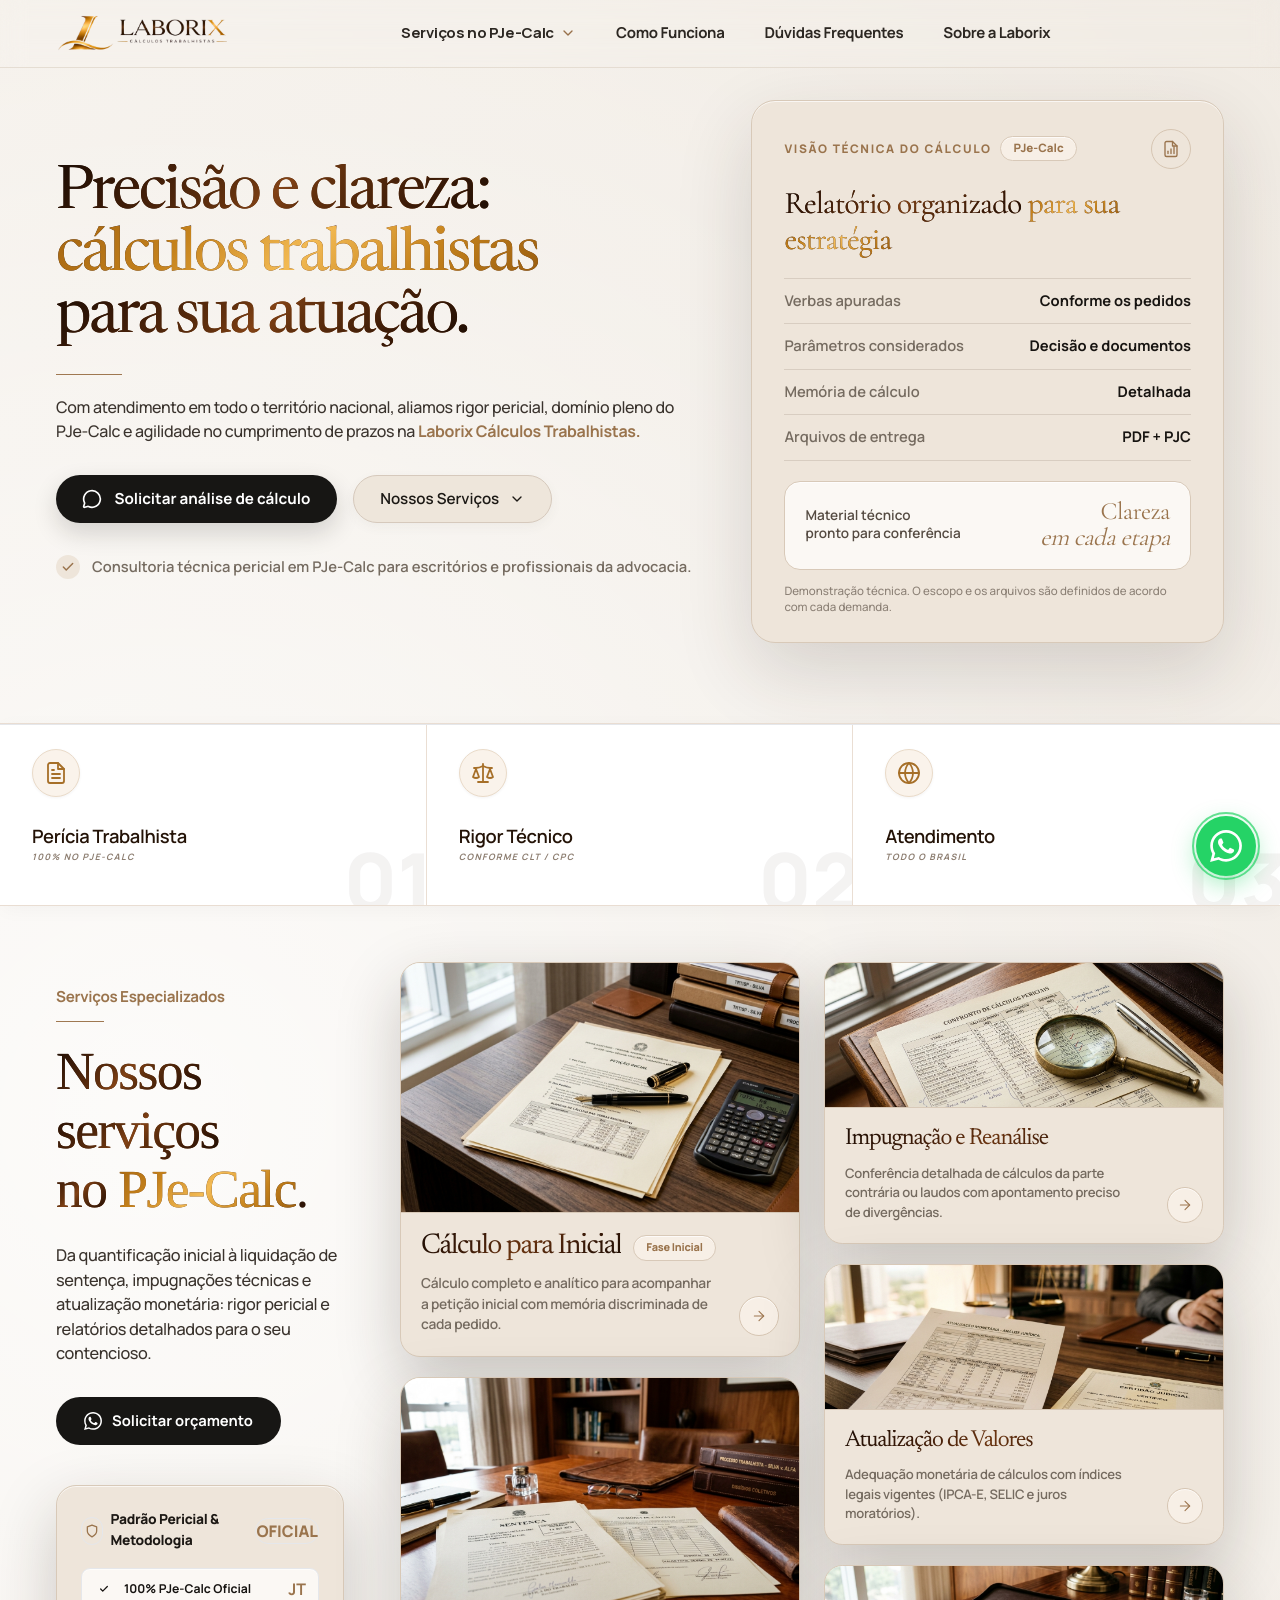
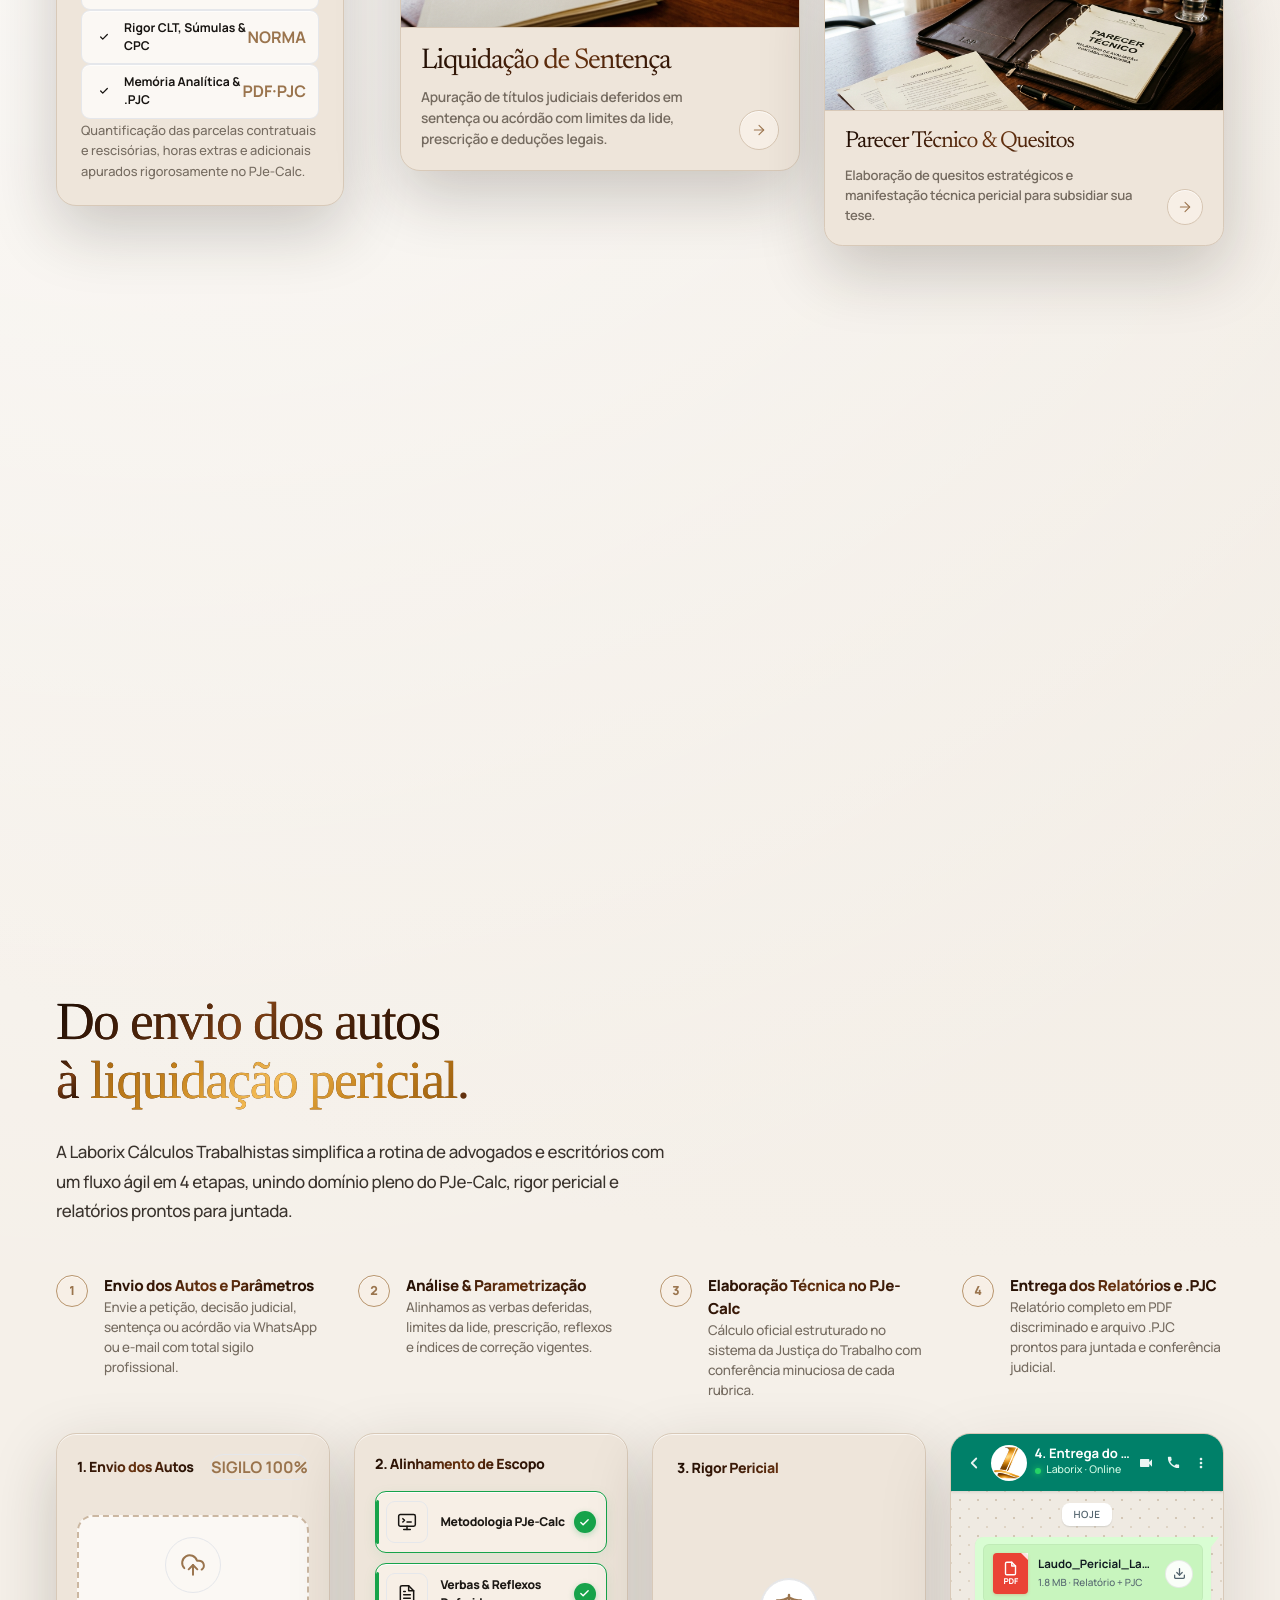
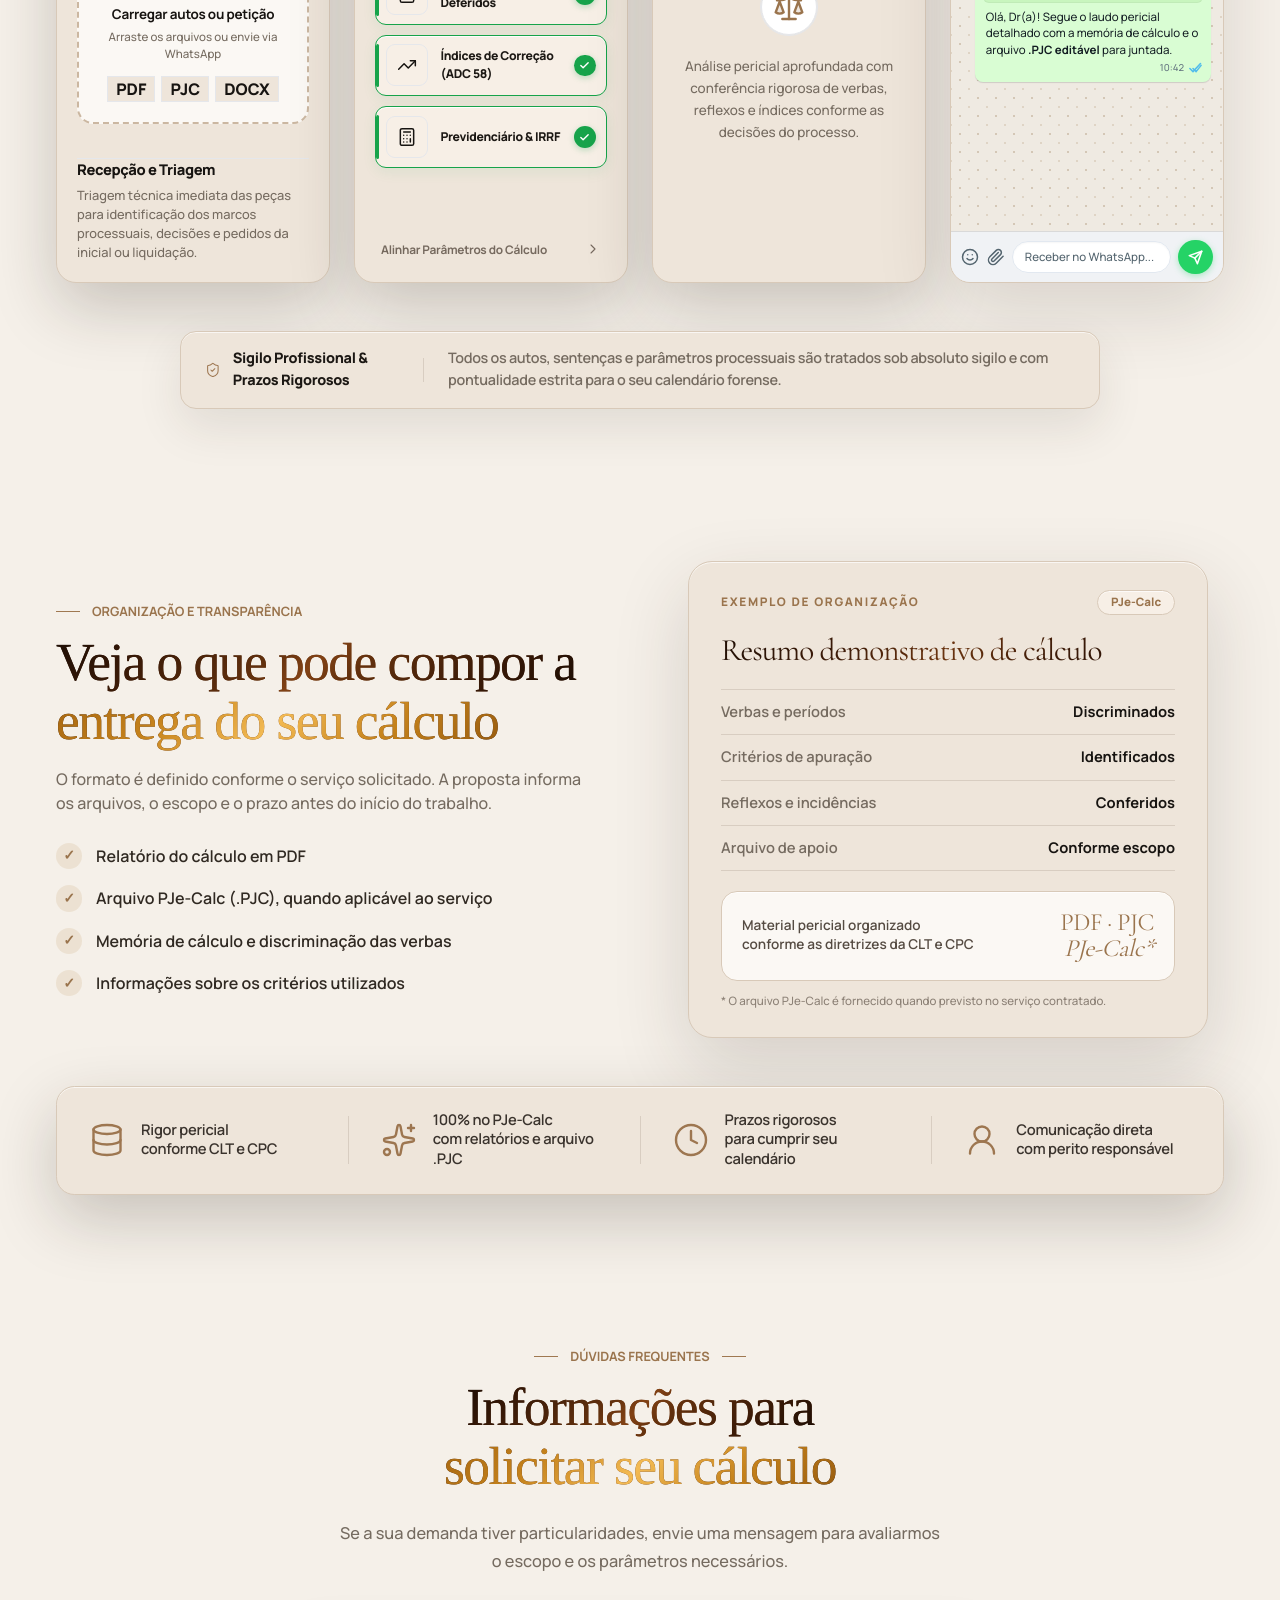
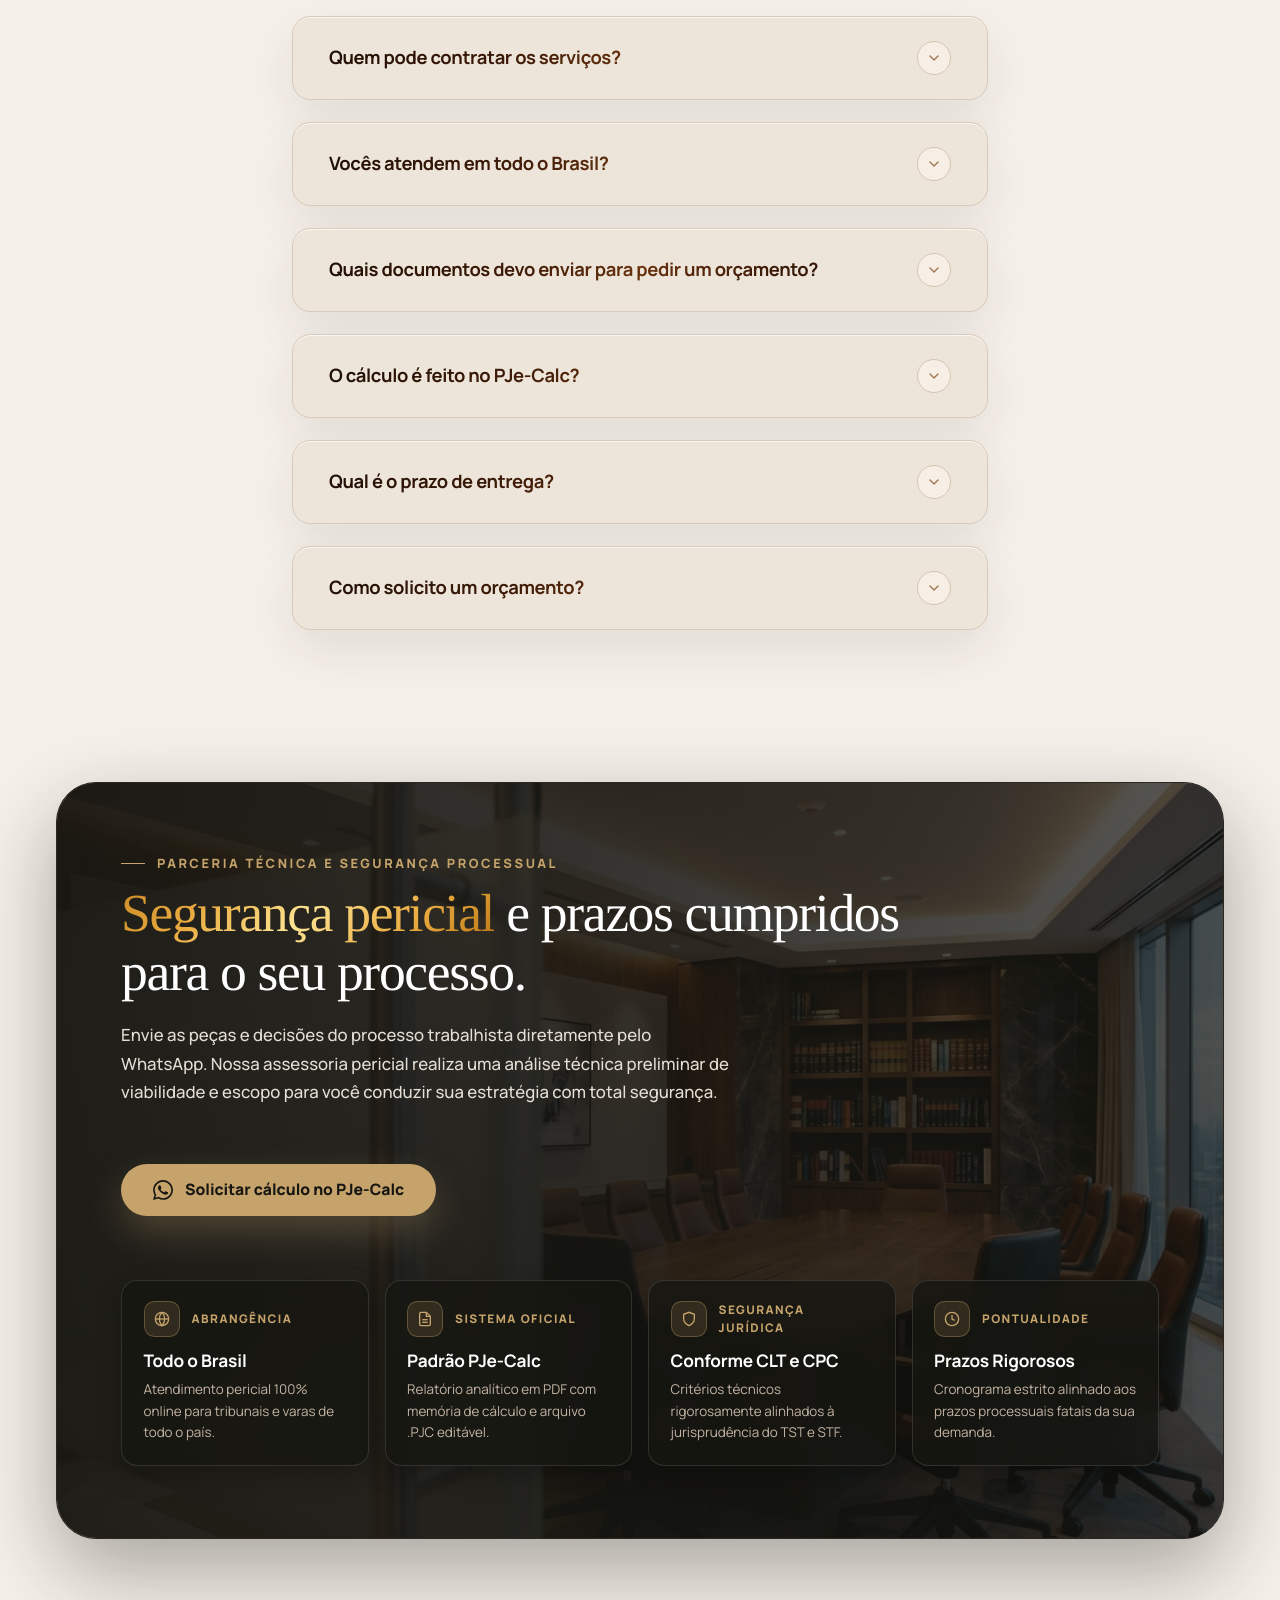
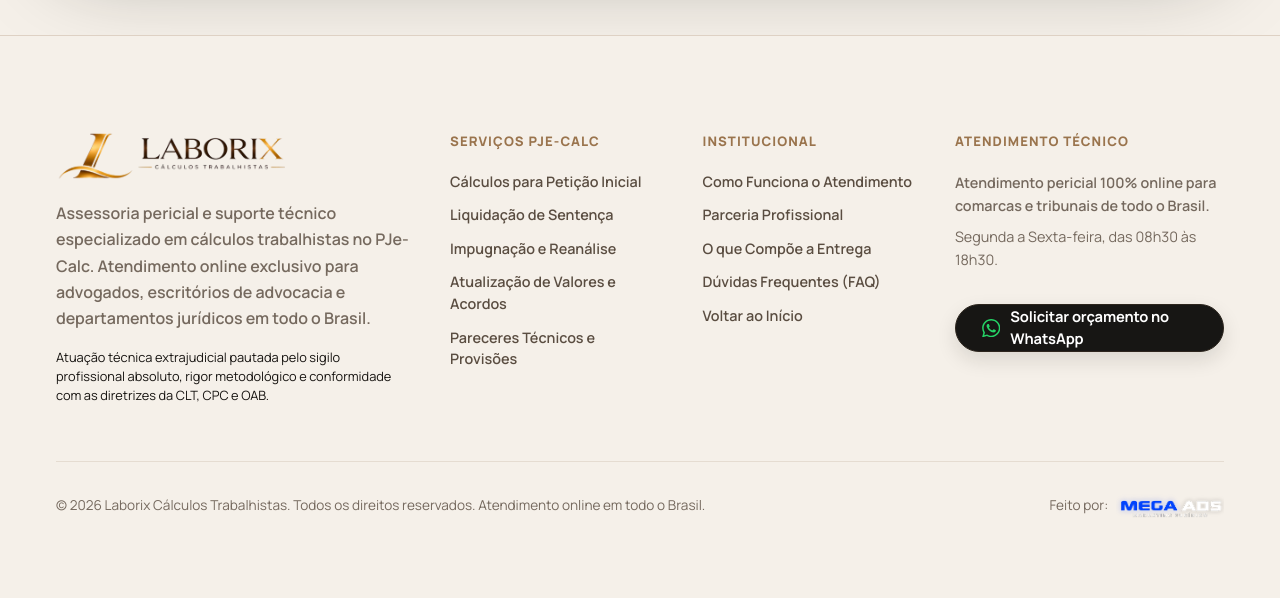
<file: index.html>
<html lang="pt-BR">

<head>
  <!-- Google Tag Manager -->
  <script>(function(w,d,s,l,i){w[l]=w[l]||[];w[l].push({'gtm.start':
  new Date().getTime(),event:'gtm.js'});var f=d.getElementsByTagName(s)[0],
  j=d.createElement(s),dl=l!='dataLayer'?'&l='+l:'';j.async=true;j.src=
  'https://www.googletagmanager.com/gtm.js?id='+i+dl;f.parentNode.insertBefore(j,f);
  })(window,document,'script','dataLayer','GTM-M3D5FLJN');</script>
  <!-- End Google Tag Manager -->
<!-- =========================================================
Configuração do Documento & Metadados SEO
========================================================== -->
  <meta charset="UTF-8">
  <meta name="viewport" content="width=device-width, initial-scale=1.0">
  <title>Laborix Cálculos Trabalhistas | Apoio Especializado no PJe-Calc para Advogados</title>
  <meta name="description"
    content="Cálculos trabalhistas no PJe-Calc para advogados: cálculo para petição inicial, liquidação de sentença, impugnação e atualização de valores. Atendimento online em todo o Brasil.">
  <meta name="keywords"
    content="Cálculos Trabalhistas, PJe-Calc, Liquidação de Sentença, Impugnação de Cálculos, Cálculo Inicial Trabalhista, Atualização de Valores, Perícia Trabalhista, Consultoria para Advogados">
  <meta property="og:title" content="Laborix Cálculos Trabalhistas | Precisão e Rigor Técnico no PJe-Calc">
  <meta property="og:description"
    content="Apoio técnico e pericial em cálculos trabalhistas para advogados e escritórios em todo o Brasil. Relatórios analíticos e arquivo .pjc com máxima agilidade.">
  <meta property="og:locale" content="pt_BR">
  <!-- =========================================================
Tipografia & Fontes Locais
========================================================== -->
  <!-- =========================================================
Bibliotecas & Dependências
========================================================== -->
  <!-- =========================================================
Estilos Globais / Tokens de Design Laborix
========================================================== -->
  <!-- Favicon -->
  <link rel="icon" type="image/png" href="assets/img/favicon.png">

  <!-- Estilos e Design System Otimizados (100% Offline e Sem Dependências Externas) -->
  <link rel="stylesheet" href="assets/css/style.css">
</head>

<body class="min-h-screen overflow-x-hidden">
  <!-- Google Tag Manager (noscript) -->
  <noscript><iframe src="https://www.googletagmanager.com/ns.html?id=GTM-M3D5FLJN"
  height="0" width="0" style="display:none;visibility:hidden"></iframe></noscript>
  <!-- End Google Tag Manager (noscript) -->

  <!-- =========================================================
  Navegação Principal & Cabeçalho
  ========================================================== -->
  <!-- =========================================================
  Navegação Principal & Cabeçalho
  ========================================================== -->
  <header
    class="sticky top-0 z-50 w-full border-b border-[#dfd4c8]/70 bg-[#f5f0e9]/92 backdrop-blur-md transition-all duration-300">
    <nav class="mx-auto flex max-w-[1510px] items-center justify-between gap-6 px-6 py-3.5 sm:px-8 lg:px-12 xl:px-14">
      <!-- Logo Oficial Laborix -->
      <a href="#" class="shrink-0 flex items-center transition duration-200 hover:opacity-90">
        <img src="assets/img/logo-laborix.webp" alt="Laborix Cálculos Trabalhistas"
          class="h-9 sm:h-11 w-auto object-contain" width="210" height="44">
      </a>

      <!-- Links de Navegação do Menu Principal (Apenas Opções Necessárias) -->
      <div class="hidden items-center gap-7 text-[15px] font-bold tracking-[-0.02em] text-[#2c2722] lg:flex xl:gap-10">
        <!-- Dropdown de Catálogos -->
        <div class="relative group">
          <button type="button" id="catalogo-dropdown-btn" aria-expanded="false"
            class="flex items-center gap-1.5 py-2 text-[#2c2722] transition hover:text-[#98704a] focus:outline-none">
            <span>Serviços no PJe-Calc</span>
            <svg xmlns="http://www.w3.org/2000/svg" width="16" height="16" viewBox="0 0 24 24" fill="none"
              stroke="currentColor" stroke-width="2" stroke-linecap="round" stroke-linejoin="round"
              class="h-4 w-4 text-[#98704a] transition-transform duration-200 group-hover:rotate-180">
              <path d="m6 9 6 6 6-6"></path>
            </svg>
          </button>

          <!-- Menu Dropdown de Catálogos -->
          <div
            class="invisible absolute left-0 top-full mt-2 w-72 origin-top-left rounded-[1.25rem] border border-[#d8c9b8] bg-[#f7f1e9] p-2.5 opacity-0 shadow-[0_24px_54px_rgba(42,31,22,0.18)] transition-all duration-200 group-hover:visible group-hover:opacity-100 group-focus-within:visible group-focus-within:opacity-100 group-hover:translate-y-0 translate-y-2 z-50">
            <a href="#servicos"
              class="group/item flex items-center gap-3.5 rounded-xl p-2.5 transition duration-150 hover:bg-[#eee5da]">
              <div
                class="flex h-10 w-10 shrink-0 items-center justify-center rounded-lg border border-[#d6c5b2] bg-[#fbf8f4] text-[#9d7650] shadow-[inset_0_1px_0_rgba(255,255,255,0.7)]">
                <svg xmlns="http://www.w3.org/2000/svg" width="20" height="20" viewBox="0 0 24 24" fill="none"
                  stroke="currentColor" stroke-width="1.8" stroke-linecap="round" stroke-linejoin="round">
                  <path d="M14 2H6a2 2 0 0 0-2 2v16a2 2 0 0 0 2 2h12a2 2 0 0 0 2-2V8z"></path>
                  <polyline points="14 2 14 8 20 8"></polyline>
                  <line x1="16" y1="13" x2="8" y2="13"></line>
                  <line x1="16" y1="17" x2="8" y2="17"></line>
                </svg>
              </div>
              <div>
                <p class="text-[0.88rem] font-bold text-[#1c1814] transition group-hover/item:text-[#9a744d]">
                  Cálculo para Petição Inicial
                </p>
                <p class="text-[0.74rem] font-medium text-[#75695e]">
                  Quantificação de verbas e reflexos
                </p>
              </div>
            </a>

            <a href="#servicos"
              class="group/item flex items-center gap-3.5 rounded-xl p-2.5 transition duration-150 hover:bg-[#eee5da]">
              <div
                class="flex h-10 w-10 shrink-0 items-center justify-center rounded-lg border border-[#d6c5b2] bg-[#fbf8f4] text-[#9d7650] shadow-[inset_0_1px_0_rgba(255,255,255,0.7)]">
                <svg xmlns="http://www.w3.org/2000/svg" width="20" height="20" viewBox="0 0 24 24" fill="none"
                  stroke="currentColor" stroke-width="1.8" stroke-linecap="round" stroke-linejoin="round">
                  <path d="M12 2v20"></path>
                  <path d="M17 5H9.5a3.5 3.5 0 0 0 0 7h5a3.5 3.5 0 0 1 0 7H6"></path>
                </svg>
              </div>
              <div>
                <p class="text-[0.88rem] font-bold text-[#1c1814] transition group-hover/item:text-[#9a744d]">
                  Liquidação de Sentença
                </p>
                <p class="text-[0.74rem] font-medium text-[#75695e]">
                  Apuração fiel às verbas deferidas
                </p>
              </div>
            </a>

            <a href="#servicos"
              class="group/item flex items-center gap-3.5 rounded-xl p-2.5 transition duration-150 hover:bg-[#eee5da]">
              <div
                class="flex h-10 w-10 shrink-0 items-center justify-center rounded-lg border border-[#d6c5b2] bg-[#fbf8f4] text-[#9d7650] shadow-[inset_0_1px_0_rgba(255,255,255,0.7)]">
                <svg xmlns="http://www.w3.org/2000/svg" width="20" height="20" viewBox="0 0 24 24" fill="none"
                  stroke="currentColor" stroke-width="1.8" stroke-linecap="round" stroke-linejoin="round">
                  <path d="M10.29 3.86L1.82 18a2 2 0 0 0 1.71 3h16.94a2 2 0 0 0 1.71-3L13.71 3.86a2 2 0 0 0-3.42 0z">
                  </path>
                  <line x1="12" y1="9" x2="12" y2="13"></line>
                  <line x1="12" y1="17" x2="12.01" y2="17"></line>
                </svg>
              </div>
              <div>
                <p class="text-[0.88rem] font-bold text-[#1c1814] transition group-hover/item:text-[#9a744d]">
                  Impugnação & Reanálise
                </p>
                <p class="text-[0.74rem] font-medium text-[#75695e]">
                  Conferência técnica de divergências
                </p>
              </div>
            </a>

            <a href="#servicos"
              class="group/item flex items-center gap-3.5 rounded-xl p-2.5 transition duration-150 hover:bg-[#eee5da]">
              <div
                class="flex h-10 w-10 shrink-0 items-center justify-center rounded-lg border border-[#d6c5b2] bg-[#fbf8f4] text-[#9d7650] shadow-[inset_0_1px_0_rgba(255,255,255,0.7)]">
                <svg xmlns="http://www.w3.org/2000/svg" width="20" height="20" viewBox="0 0 24 24" fill="none"
                  stroke="currentColor" stroke-width="1.8" stroke-linecap="round" stroke-linejoin="round">
                  <path d="M21.5 2v6h-6"></path>
                  <path d="M21.34 15.57a10 10 0 1 1-.57-8.38l5.67-5.67"></path>
                </svg>
              </div>
              <div>
                <p class="text-[0.88rem] font-bold text-[#1c1814] transition group-hover/item:text-[#9a744d]">
                  Atualização de Valores
                </p>
                <p class="text-[0.74rem] font-medium text-[#75695e]">
                  Índices IPCA-E, Selic e juros vigentes
                </p>
              </div>
            </a>
          </div>
        </div>

        <a href="#como-funciona" class="transition hover:text-[#98704a]">Como Funciona</a>
        <a href="#investimento" class="transition hover:text-[#98704a]">Dúvidas Frequentes</a>
        <a href="#sobre" class="transition hover:text-[#98704a]">Sobre a Laborix</a>
      </div>

      <!-- Ações de Navegação (Contato & Menu Mobile) -->
      <div class="flex items-center gap-4 sm:gap-6">
        <a href="https://wa.me/559591369751?text=Ol%C3%A1!%20Gostaria%20de%20consultar%20um%20c%C3%A1lculo%20trabalhista."
          target="_blank" rel="noopener"
          class="hidden items-center gap-2 text-[14px] font-bold text-[#2c2722] transition hover:text-[#98704a] lg:inline-flex">
          <svg xmlns="http://www.w3.org/2000/svg" width="16" height="16" viewBox="0 0 24 24" fill="none"
            stroke="currentColor" stroke-width="2" stroke-linecap="round" stroke-linejoin="round">
            <circle cx="12" cy="12" r="10"></circle>
            <line x1="2" y1="12" x2="22" y2="12"></line>
            <path d="M12 2a15.3 15.3 0 0 1 4 10 15.3 15.3 0 0 1-4 10 15.3 15.3 0 0 1-4-10 15.3 15.3 0 0 1 4-10z"></path>
          </svg>
          Atendimento em Todo o Brasil
        </a>

        <!-- Botão Menu Mobile -->
        <button type="button" id="mobile-menu-toggle" aria-label="Menu principal"
          class="inline-flex h-11 w-11 items-center justify-center rounded-xl border border-[#d8c9b8] bg-[#f7f1e9] text-[#1c1814] transition hover:bg-[#eee5da] lg:hidden">
          <svg id="mobile-hamburger-icon" xmlns="http://www.w3.org/2000/svg" width="22" height="22" viewBox="0 0 24 24"
            fill="none" stroke="currentColor" stroke-width="2" stroke-linecap="round" stroke-linejoin="round">
            <line x1="4" x2="20" y1="12" y2="12"></line>
            <line x1="4" x2="20" y1="6" y2="6"></line>
            <line x1="4" x2="20" y1="18" y2="18"></line>
          </svg>
          <svg id="mobile-close-icon" class="hidden" xmlns="http://www.w3.org/2000/svg" width="22" height="22"
            viewBox="0 0 24 24" fill="none" stroke="currentColor" stroke-width="2" stroke-linecap="round"
            stroke-linejoin="round">
            <path d="M18 6 6 18"></path>
            <path d="m6 6 12 12"></path>
          </svg>
        </button>
      </div>
    </nav>

    <!-- Mobile Drawer Menu -->
    <div id="mobile-menu" class="hidden border-t border-[#dfd4c8] bg-[#f7f1e9] px-6 py-5 shadow-2xl lg:hidden">
      <div class="flex flex-col gap-3">
        <p class="text-[0.72rem] font-extrabold uppercase tracking-widest text-[#9a744d]">
          Nossos Serviços
        </p>
        <div class="space-y-1.5 pl-2">
          <a href="#servicos"
            class="group/item flex items-center gap-3.5 rounded-xl p-2.5 transition duration-150 hover:bg-[#eee5da]">
            <div
              class="flex h-10 w-10 shrink-0 items-center justify-center rounded-lg border border-[#d6c5b2] bg-[#fbf8f4] text-[#9d7650] shadow-[inset_0_1px_0_rgba(255,255,255,0.7)]">
              <svg xmlns="http://www.w3.org/2000/svg" width="20" height="20" viewBox="0 0 24 24" fill="none"
                stroke="currentColor" stroke-width="1.8" stroke-linecap="round" stroke-linejoin="round">
                <path d="M14 2H6a2 2 0 0 0-2 2v16a2 2 0 0 0 2 2h12a2 2 0 0 0 2-2V8z"></path>
                <polyline points="14 2 14 8 20 8"></polyline>
                <line x1="16" y1="13" x2="8" y2="13"></line>
                <line x1="16" y1="17" x2="8" y2="17"></line>
              </svg>
            </div>
            <div>
              <p class="text-[0.88rem] font-bold text-[#1c1814] transition group-hover/item:text-[#9a744d]">
                Cálculo para Petição Inicial
              </p>
              <p class="text-[0.74rem] font-medium text-[#75695e]">
                Quantificação de verbas e reflexos
              </p>
            </div>
          </a>

          <a href="#servicos"
            class="group/item flex items-center gap-3.5 rounded-xl p-2.5 transition duration-150 hover:bg-[#eee5da]">
            <div
              class="flex h-10 w-10 shrink-0 items-center justify-center rounded-lg border border-[#d6c5b2] bg-[#fbf8f4] text-[#9d7650] shadow-[inset_0_1px_0_rgba(255,255,255,0.7)]">
              <svg xmlns="http://www.w3.org/2000/svg" width="20" height="20" viewBox="0 0 24 24" fill="none"
                stroke="currentColor" stroke-width="1.8" stroke-linecap="round" stroke-linejoin="round">
                <path d="M12 2v20"></path>
                <path d="M17 5H9.5a3.5 3.5 0 0 0 0 7h5a3.5 3.5 0 0 1 0 7H6"></path>
              </svg>
            </div>
            <div>
              <p class="text-[0.88rem] font-bold text-[#1c1814] transition group-hover/item:text-[#9a744d]">
                Liquidação de Sentença
              </p>
              <p class="text-[0.74rem] font-medium text-[#75695e]">
                Apuração fiel às verbas deferidas
              </p>
            </div>
          </a>

          <a href="#servicos"
            class="group/item flex items-center gap-3.5 rounded-xl p-2.5 transition duration-150 hover:bg-[#eee5da]">
            <div
              class="flex h-10 w-10 shrink-0 items-center justify-center rounded-lg border border-[#d6c5b2] bg-[#fbf8f4] text-[#9d7650] shadow-[inset_0_1px_0_rgba(255,255,255,0.7)]">
              <svg xmlns="http://www.w3.org/2000/svg" width="20" height="20" viewBox="0 0 24 24" fill="none"
                stroke="currentColor" stroke-width="1.8" stroke-linecap="round" stroke-linejoin="round">
                <path d="M10.29 3.86L1.82 18a2 2 0 0 0 1.71 3h16.94a2 2 0 0 0 1.71-3L13.71 3.86a2 2 0 0 0-3.42 0z">
                </path>
                <line x1="12" y1="9" x2="12" y2="13"></line>
                <line x1="12" y1="17" x2="12.01" y2="17"></line>
              </svg>
            </div>
            <div>
              <p class="text-[0.88rem] font-bold text-[#1c1814] transition group-hover/item:text-[#9a744d]">
                Impugnação & Reanálise
              </p>
              <p class="text-[0.74rem] font-medium text-[#75695e]">
                Conferência técnica de divergências
              </p>
            </div>
          </a>

          <a href="#servicos"
            class="group/item flex items-center gap-3.5 rounded-xl p-2.5 transition duration-150 hover:bg-[#eee5da]">
            <div
              class="flex h-10 w-10 shrink-0 items-center justify-center rounded-lg border border-[#d6c5b2] bg-[#fbf8f4] text-[#9d7650] shadow-[inset_0_1px_0_rgba(255,255,255,0.7)]">
              <svg xmlns="http://www.w3.org/2000/svg" width="20" height="20" viewBox="0 0 24 24" fill="none"
                stroke="currentColor" stroke-width="1.8" stroke-linecap="round" stroke-linejoin="round">
                <path d="M21.5 2v6h-6"></path>
                <path d="M21.34 15.57a10 10 0 1 1-.57-8.38l5.67-5.67"></path>
              </svg>
            </div>
            <div>
              <p class="text-[0.88rem] font-bold text-[#1c1814] transition group-hover/item:text-[#9a744d]">
                Atualização de Valores
              </p>
              <p class="text-[0.74rem] font-medium text-[#75695e]">
                Índices IPCA-E, Selic e juros vigentes
              </p>
            </div>
          </a>
        </div>

        <div class="my-2 h-px w-full bg-[#dfd4c8]"></div>

        <a href="#como-funciona"
          class="mobile-nav-link py-2 text-[0.95rem] font-bold text-[#1c1814] hover:text-[#9a744d]">
          Como Funciona
        </a>
        <a href="#investimento"
          class="mobile-nav-link py-2 text-[0.95rem] font-bold text-[#1c1814] hover:text-[#9a744d]">Dúvidas
          Frequentes</a>
        <a href="#sobre" class="mobile-nav-link py-2 text-[0.95rem] font-bold text-[#1c1814] hover:text-[#9a744d]">
          Sobre a Laborix
        </a>
        <a href="https://wa.me/559591369751?text=Ol%C3%A1!%20Gostaria%20de%20consultar%20um%20c%C3%A1lculo%20trabalhista."
          target="_blank" rel="noopener"
          class="hidden items-center gap-2 text-[14px] font-bold text-[#2c2722] transition hover:text-[#98704a] xl:inline-flex">
          <svg xmlns="http://www.w3.org/2000/svg" width="16" height="16" viewBox="0 0 24 24" fill="none"
            stroke="currentColor" stroke-width="2" stroke-linecap="round" stroke-linejoin="round">
            <circle cx="12" cy="12" r="10"></circle>
            <line x1="2" y1="12" x2="22" y2="12"></line>
            <path d="M12 2a15.3 15.3 0 0 1 4 10 15.3 15.3 0 0 1-4 10 15.3 15.3 0 0 1-4-10 15.3 15.3 0 0 1 4-10z"></path>
          </svg>
          Atendimento em Todo o Brasil
        </a>
      </div>
    </div>
  </header>

  <main>
    <!-- =========================================================
    Seção 01 / Hero & Apresentação Principal
    ========================================================== -->
    <section class="pb-16 pt-8 lg:pb-20">
      <div class="mx-auto max-w-[1510px] px-6 sm:px-8 lg:px-12 xl:px-14">
        <div class="hero-layout-grid w-full">
          <!-- =====================================================
          Hero / Lado Esquerdo: Conteúdo Principal (Texto, CTAs & Métricas)
          ====================================================== -->
          <div class="hero-side flex flex-col justify-center">
            <div class="max-w-[720px] reveal-on-scroll delay-300">
              <!-- Título Principal da Hero -->
              <h1 class="font-display hero-title-refined font-normal reveal-on-scroll">
                <span class="brown-gradient-text">Precisão e clareza:</span><br class="hidden sm:inline"> <span
                  class="gold-gradient-text"><br>cálculos trabalhistas</span> <br><span class="brown-gradient-text">para
                  sua atuação.</span>
              </h1>

              <!-- Decorative Rule -->
              <div class="mt-6 h-px w-[4.1rem] bg-[#9f7851] reveal-on-scroll delay-150"></div>

              <!-- Texto de Apresentação da Hero -->
              <p
                class="mt-5 max-w-[38rem] text-[1.05rem] font-medium leading-[1.68] tracking-[-0.02em] text-[#3a332d] sm:text-[1.12rem]">
                Com atendimento em todo o território nacional, aliamos rigor pericial, domínio pleno do PJe-Calc e
                agilidade no cumprimento de prazos na
                <span class="font-bold text-[#9a744d]">Laborix Cálculos Trabalhistas.</span>
              </p>

              <!-- Grupo de Botões de Ação (CTAs) -->
              <div class="mt-8 flex flex-wrap items-center gap-4 reveal-on-scroll delay-500">
                <a href="https://wa.me/559591369751?text=Ol%C3%A1!%20Gostaria%20de%20solicitar%20uma%20an%C3%A1lise%20de%20c%C3%A1lculo%20trabalhista%20com%20a%20Laborix."
                  target="_blank" rel="noopener"
                  class="hero-btn-primary inline-flex h-[48px] items-center justify-center gap-3 rounded-full bg-[#171614] px-6 text-[0.94rem] font-bold text-white shadow-[0_10px_24px_rgba(23,22,20,0.18)] transition hover:-translate-y-0.5 hover:bg-[#2a2420]">
                  <svg xmlns="http://www.w3.org/2000/svg" width="20" height="20" viewBox="0 0 24 24" fill="none"
                    stroke="currentColor" stroke-width="2" stroke-linecap="round" stroke-linejoin="round"
                    class="h-5 w-5 shrink-0">
                    <path
                      d="M2.992 16.342a2 2 0 0 1 .094 1.167l-1.065 3.29a1 1 0 0 0 1.236 1.168l3.413-.998a2 2 0 0 1 1.099.092 10 10 0 1 0-4.777-4.719">
                    </path>
                  </svg>
                  <span>Solicitar análise de cálculo</span>
                </a>

                <a href="#servicos"
                  class="hero-btn-secondary inline-flex h-[48px] items-center justify-center gap-2.5 rounded-full border border-[#d6c9bc] bg-[#eee6db] px-6 text-[0.94rem] font-semibold text-[#1c1915] shadow-[0_4px_12px_rgba(88,72,58,0.06)] transition hover:-translate-y-0.5 hover:border-[#c6b49f] hover:bg-[#f6efe6]">
                  <span>Nossos Serviços</span>
                  <svg xmlns="http://www.w3.org/2000/svg" width="16" height="16" viewBox="0 0 24 24" fill="none"
                    stroke="currentColor" stroke-width="2" stroke-linecap="round" stroke-linejoin="round"
                    class="h-4 w-4 shrink-0 transition-transform duration-200">
                    <path d="m6 9 6 6 6-6"></path>
                  </svg>
                </a>
              </div>

              <!-- Selo de Rigor Pericial & Confiança Estratégica -->
              <div class="mt-8 flex items-center gap-3 text-[#756b60] reveal-on-scroll delay-700">
                <div class="flex h-6 w-6 shrink-0 items-center justify-center rounded-full bg-[#eee5da] text-[#9a744d]">
                  <svg xmlns="http://www.w3.org/2000/svg" width="14" height="14" viewBox="0 0 24 24" fill="none"
                    stroke="currentColor" stroke-width="2.5" stroke-linecap="round" stroke-linejoin="round">
                    <polyline points="20 6 9 17 4 12"></polyline>
                  </svg>
                </div>
                <p class="text-[0.92rem] font-semibold tracking-[-0.015em] text-[#554b42]">
                  Consultoria técnica pericial em PJe-Calc para escritórios e profissionais da advocacia.
                </p>
              </div>
            </div>
          </div>

          <!-- =====================================================
          Hero / Lado Direito: Card Técnico Demonstrativo (Bege com Ícone Circular Pericial)
          ====================================================== -->
          <div class="hero-side flex items-center justify-center lg:justify-end">
            <div class="hero-card-beige reveal-on-scroll delay-200">
              <!-- Corpo do Card Técnico (Sem imagem, com Badge Circular no Topo) -->
              <div class="card-body pt-6 sm:pt-7">
                <!-- Topo do Card com Badge Circular Pericial -->
                <div class="card-header items-center">
                  <div class="flex items-center gap-2 sm:gap-2.5">
                    <span class="card-badge-tag">
                      VISÃO TÉCNICA DO CÁLCULO
                    </span>
                    <span class="card-pill">
                      PJe-Calc
                    </span>
                  </div>

                  <!-- Ícone Circular Estilo Badge Nobre (Relatório Analítico de Cálculo & PJe-Calc) -->
                  <div
                    class="inline-flex h-10 w-10 shrink-0 items-center justify-center rounded-full border border-[#d6c5b2] bg-[#fbf9f6] text-[#9a744d] shadow-[0_2px_8px_rgba(49,37,28,0.06),inset_0_1px_0_rgba(255,255,255,0.85)] transition duration-200 hover:scale-105"
                    title="Relatório Técnico & Memória de Cálculo PJe-Calc">
                    <svg xmlns="http://www.w3.org/2000/svg" width="18" height="18" viewBox="0 0 24 24" fill="none"
                      stroke="currentColor" stroke-width="1.8" stroke-linecap="round" stroke-linejoin="round">
                      <path d="M14 2H6a2 2 0 0 0-2 2v16a2 2 0 0 0 2 2h12a2 2 0 0 0 2-2V8z"></path>
                      <polyline points="14 2 14 8 20 8"></polyline>
                      <path d="M8 18v-3"></path>
                      <path d="M12 18v-6"></path>
                      <path d="M16 18v-9"></path>
                    </svg>
                  </div>
                </div>

                <!-- Título do Card -->
                <h3 class="card-title">
                  <span class="brown-gradient-text">Relatório organizado</span> <span class="gold-gradient-text">para
                    sua estratégia</span>
                </h3>

                <!-- Linhas de Verbas e Critérios -->
                <div class="card-table">
                  <div class="card-row">
                    <span class="row-label">Verbas apuradas</span>
                    <span class="row-value">Conforme os pedidos</span>
                  </div>

                  <div class="card-row">
                    <span class="row-label">Parâmetros considerados</span>
                    <span class="row-value">Decisão e documentos</span>
                  </div>

                  <div class="card-row">
                    <span class="row-label">Memória de cálculo</span>
                    <span class="row-value">Detalhada</span>
                  </div>

                  <div class="card-row">
                    <span class="row-label">Arquivos de entrega</span>
                    <span class="row-value">PDF + PJC</span>
                  </div>
                </div>

                <!-- Bloco Inferior de Destaque -->
                <div class="card-highlight-box">
                  <p class="box-text">
                    Material técnico<br>pronto para conferência
                  </p>
                  <p class="box-stat">
                    Clareza<br><span>em cada etapa</span>
                  </p>
                </div>

                <!-- Legenda Informativa -->
                <p class="card-caption">
                  Demonstração técnica. O escopo e os arquivos são definidos de acordo com cada demanda.
                </p>
              </div>
            </div>
          </div>
        </div>
      </div>
    </section>

    <!-- =========================================================
    Seção Módulos / 3 Pilares Estratégicos Laborix
    (Perícia Trabalhista | Rigor Técnico | Atendimento Todo o Brasil)
    Estrutura & Estilo adaptados fielmente da referência Ishii Imobiliário
    ========================================================== -->
    <section class="laborix-modules-bar-section border-b border-[#ebd9c7]/80 bg-white relative z-10 w-full shadow-sm">
      <div
        class="laborix-modules-grid grid grid-cols-1 md:grid-cols-3 divide-y md:divide-y-0 md:divide-x divide-[#ebd9c7]/80 border-t border-[#ebd9c7]/80 max-w-[1510px] mx-auto">

        <!-- Módulo 01: Perícia Trabalhista -->
        <a href="#servicos" title="Perícia Trabalhista no PJe-Calc"
          class="laborix-module-item p-6 group relative overflow-hidden flex flex-col justify-start gap-4 min-h-[180px] hover:bg-[#faf7f2]/80 transition-colors duration-500 cursor-pointer block border-b md:border-b-0">
          <div
            class="module-item-watermark absolute -right-2 -bottom-4 text-[80px] font-bold text-[#241307]/[0.05] leading-none select-none group-hover:scale-110 transition-transform duration-700 pointer-events-none">
            01</div>
          <div class="flex justify-between items-start z-10 relative">
            <div
              class="module-badge-icon w-12 h-12 bg-[#faf3eb] text-[#a66f28] rounded-full flex items-center justify-center group-hover:bg-[#241307] group-hover:text-[#f3ba53] transition-all duration-500 ring-1 ring-[#eadbc9] shadow-sm">
              <svg xmlns="http://www.w3.org/2000/svg" width="24" height="24" viewBox="0 0 24 24" fill="none"
                stroke="currentColor" stroke-width="1.8" stroke-linecap="round" stroke-linejoin="round" class="w-6 h-6">
                <path d="M14 2H6a2 2 0 0 0-2 2v16a2 2 0 0 0 2 2h12a2 2 0 0 0 2-2V8z"></path>
                <polyline points="14 2 14 8 20 8"></polyline>
                <line x1="16" y1="13" x2="8" y2="13"></line>
                <line x1="16" y1="17" x2="8" y2="17"></line>
                <polyline points="10 9 9 9 8 9"></polyline>
              </svg>
            </div>
          </div>
          <div class="z-10 mt-2 relative">
            <h3
              class="module-item-title text-lg font-semibold text-[#241307] tracking-tight mb-1 group-hover:text-[#a66f28] transition-colors">
              Perícia Trabalhista</h3>
            <p class="module-item-subtitle text-[8.5px] uppercase tracking-widest text-[#8c7d70] font-bold italic">100%
              no PJe-Calc</p>
          </div>
          <div
            class="module-bottom-bar absolute bottom-0 left-0 w-full h-[3.5px] bg-gradient-to-r from-[#965a0e] via-[#f3ba53] to-[#c5821c] scale-x-0 group-hover:scale-x-100 transition-transform duration-500 origin-left">
          </div>
        </a>

        <!-- Módulo 02: Rigor Técnico -->
        <a href="#servicos" title="Rigor Técnico e Conformidade CLT / CPC"
          class="laborix-module-item p-6 group relative overflow-hidden flex flex-col justify-start gap-4 min-h-[180px] hover:bg-[#faf7f2]/80 transition-colors duration-500 cursor-pointer block border-b md:border-b-0">
          <div
            class="module-item-watermark absolute -right-2 -bottom-4 text-[80px] font-bold text-[#241307]/[0.05] leading-none select-none group-hover:scale-110 transition-transform duration-700 pointer-events-none">
            02</div>
          <div class="flex justify-between items-start z-10 relative">
            <div
              class="module-badge-icon w-12 h-12 bg-[#faf3eb] text-[#a66f28] rounded-full flex items-center justify-center group-hover:bg-[#241307] group-hover:text-[#f3ba53] transition-all duration-500 ring-1 ring-[#eadbc9] shadow-sm">
              <svg xmlns="http://www.w3.org/2000/svg" width="24" height="24" viewBox="0 0 24 24" fill="none"
                stroke="currentColor" stroke-width="1.8" stroke-linecap="round" stroke-linejoin="round" class="w-6 h-6">
                <path d="m16 16 3-8 3 8c-.87.65-1.92 1-3 1s-2.13-.35-3-1Z"></path>
                <path d="m2 16 3-8 3 8c-.87.65-1.92 1-3 1s-2.13-.35-3-1Z"></path>
                <path d="M7 21h10"></path>
                <path d="M12 3v18"></path>
                <path d="M3 7h2c2 0 5-1 7-2 2 1 5 2 7 2h2"></path>
              </svg>
            </div>
          </div>
          <div class="z-10 mt-2 relative">
            <h3
              class="module-item-title text-lg font-semibold text-[#241307] tracking-tight mb-1 group-hover:text-[#a66f28] transition-colors">
              Rigor Técnico</h3>
            <p class="module-item-subtitle text-[8.5px] uppercase tracking-widest text-[#8c7d70] font-bold italic">
              Conforme CLT / CPC</p>
          </div>
          <div
            class="module-bottom-bar absolute bottom-0 left-0 w-full h-[3.5px] bg-gradient-to-r from-[#965a0e] via-[#f3ba53] to-[#c5821c] scale-x-0 group-hover:scale-x-100 transition-transform duration-500 origin-left">
          </div>
        </a>

        <!-- Módulo 03: Atendimento -->
        <a href="#servicos" title="Atendimento em Todo o Brasil"
          class="laborix-module-item p-6 group relative overflow-hidden flex flex-col justify-start gap-4 min-h-[180px] hover:bg-[#faf7f2]/80 transition-colors duration-500 cursor-pointer block">
          <div
            class="module-item-watermark absolute -right-2 -bottom-4 text-[80px] font-bold text-[#241307]/[0.05] leading-none select-none group-hover:scale-110 transition-transform duration-700 pointer-events-none">
            03</div>
          <div class="flex justify-between items-start z-10 relative">
            <div
              class="module-badge-icon w-12 h-12 bg-[#faf3eb] text-[#a66f28] rounded-full flex items-center justify-center group-hover:bg-[#241307] group-hover:text-[#f3ba53] transition-all duration-500 ring-1 ring-[#eadbc9] shadow-sm">
              <svg xmlns="http://www.w3.org/2000/svg" width="24" height="24" viewBox="0 0 24 24" fill="none"
                stroke="currentColor" stroke-width="1.8" stroke-linecap="round" stroke-linejoin="round" class="w-6 h-6">
                <circle cx="12" cy="12" r="10"></circle>
                <line x1="2" y1="12" x2="22" y2="12"></line>
                <path d="M12 2a15.3 15.3 0 0 1 4 10 15.3 15.3 0 0 1-4 10 15.3 15.3 0 0 1-4-10 15.3 15.3 0 0 1 4-10z">
                </path>
              </svg>
            </div>
          </div>
          <div class="z-10 mt-2 relative">
            <h3
              class="module-item-title text-lg font-semibold text-[#241307] tracking-tight mb-1 group-hover:text-[#a66f28] transition-colors">
              Atendimento</h3>
            <p class="module-item-subtitle text-[8.5px] uppercase tracking-widest text-[#8c7d70] font-bold italic">Todo
              o Brasil</p>
          </div>
          <div
            class="module-bottom-bar absolute bottom-0 left-0 w-full h-[3.5px] bg-gradient-to-r from-[#965a0e] via-[#f3ba53] to-[#c5821c] scale-x-0 group-hover:scale-x-100 transition-transform duration-500 origin-left">
          </div>
        </a>

      </div>
    </section>

    <!-- =========================================================
    Seção 02 / Os 3 Universos Laborix (Coleções & Catálogos)
    ========================================================== -->
    <!-- =====================================================
    02. Serviços / Vitrine de Cálculos Especializados PJe-Calc
    ====================================================== -->
    <section id="servicos" class="pb-16 pt-10 lg:pb-20 lg:pt-14">
      <div class="mx-auto max-w-[1510px] px-6 sm:px-8 lg:px-12 xl:px-14">
        <div class="services-section-grid w-full">
          <!-- =====================================================
          Nossos Universos / Apresentação dos Serviços
          ====================================================== -->
          <div class="py-6 lg:py-8 reveal-on-scroll delay-300">
            <!-- Etiqueta da Seção -->
            <div
              class="mb-5 flex flex-col items-start gap-3 text-[0.95rem] font-bold tracking-[-0.02em] text-[#9a744d] reveal-on-scroll">
              <span>Serviços Especializados</span>
              <span class="h-px w-12 bg-[#9f7851]"></span>
            </div>

            <!-- Título da Seção (Mesmo Tamanho da Hero) -->
            <h2 class="font-display servicos-title font-normal reveal-on-scroll delay-150">
              <span class="brown-gradient-text">Nossos serviços<br> no</span> <span
                class="gold-gradient-text">PJe-Calc</span>.
            </h2>

            <!-- Texto Descritivo da Seção -->
            <p class="mt-6 max-w-[28rem] text-[1.02rem] font-medium leading-[1.68] tracking-[-0.02em] text-[#3a332d]">
              Da quantificação inicial à liquidação de sentença, impugnações técnicas e atualização monetária: rigor
              pericial e relatórios detalhados para o seu contencioso.
            </p>

            <!-- Botão Preto Pílula Oficial (Igual ao da Seção Abaixo) -->
            <div class="mt-8 flex flex-wrap items-center gap-4 reveal-on-scroll delay-500">
              <a href="https://wa.me/559591369751?text=Ol%C3%A1!%20Gostaria%20de%20solicitar%20um%20or%C3%A7amento%20de%20c%C3%A1lculos%20trabalhistas%20no%20PJe-Calc."
                target="_blank" rel="noopener"
                class="inline-flex h-[48px] items-center justify-center gap-2.5 rounded-full bg-[#171614] px-7 text-[0.92rem] font-bold text-white shadow-md transition duration-200 hover:-translate-y-0.5 hover:bg-[#2b251f] hover:shadow-lg">
                <svg xmlns="http://www.w3.org/2000/svg" width="18" height="18" viewBox="0 0 24 24" fill="currentColor">
                  <path
                    d="M.057 24l1.687-6.163c-1.041-1.804-1.588-3.849-1.587-5.946.003-6.556 5.338-11.891 11.893-11.891 3.181.001 6.167 1.24 8.413 3.488 2.245 2.248 3.481 5.236 3.48 8.414-.003 6.557-5.338 11.892-11.893 11.892-1.99-.001-3.951-.5-5.688-1.448l-6.305 1.654zm6.597-3.807c1.676.995 3.276 1.591 5.392 1.592 5.448 0 9.886-4.434 9.889-9.885.002-5.462-4.415-9.89-9.881-9.892-5.452 0-9.887 4.434-9.889 9.884-.001 2.225.651 3.891 1.746 5.634l-.999 3.648 3.742-.981zm11.387-5.464c-.074-.124-.272-.198-.57-.347-.297-.149-1.758-.868-2.031-.967-.272-.099-.47-.149-.669.149-.198.297-.768.967-.941 1.165-.173.198-.347.223-.644.074-.297-.149-1.255-.462-2.39-1.475-.883-.788-1.48-1.761-1.653-2.059-.173-.297-.018-.458.13-.606.134-.133.297-.347.446-.521.151-.172.2-.296.3-.495.099-.198.05-.372-.025-.521-.075-.148-.669-1.611-.916-2.206-.242-.579-.487-.501-.669-.51l-.57-.01c-.198 0-.52.074-.792.372s-1.04 1.016-1.04 2.479 1.065 2.876 1.213 3.074c.149.198 2.095 3.2 5.076 4.487.709.306 1.263.489 1.694.626.712.226 1.36.194 1.872.118.571-.085 1.758-.719 2.006-1.413.248-.695.248-1.29.173-1.414z" />
                </svg>
                <span>Solicitar orçamento</span>
              </a>
            </div>

            <!-- Padrão Pericial & Metodologia (Card Nobre de Conformidade Pericial) -->
            <div
              class="premium-panel group mt-10 max-w-[360px] rounded-[1.25rem] bg-[#eee5da] p-6 shadow-[0_26px_70px_rgba(42,31,22,0.13),inset_0_1px_0_rgba(255,255,255,0.68)] transition-all duration-300 hover:border-[#c5a36b] reveal-on-scroll delay-700">
              
              <!-- Topo do Card com Badge e Ícone de Selo Técnico -->
              <div class="flex items-center justify-between">
                <span class="inline-flex items-center gap-2 text-[0.86rem] font-extrabold tracking-[-0.02em] text-[#1c1814]">
                  <span class="flex h-7 w-7 items-center justify-center rounded-full bg-[#fbf5ed] border border-[#d8c8b6] text-[#9a744d] shadow-sm">
                    <svg xmlns="http://www.w3.org/2000/svg" width="14" height="14" viewBox="0 0 24 24" fill="none"
                      stroke="currentColor" stroke-width="2.2" stroke-linecap="round" stroke-linejoin="round">
                      <path d="M12 22s8-4 8-10V5l-8-3-8 3v7c0 6 8 10 8 10z"></path>
                    </svg>
                  </span>
                  Padrão Pericial & Metodologia
                </span>
                <span class="rounded-full border border-[#d8c8b6] bg-[#fbf5ed] px-2.5 py-0.5 text-[0.64rem] font-extrabold uppercase tracking-wider text-[#9a744d]">
                  Oficial
                </span>
              </div>

              <!-- Lista de Parâmetros Técnicos / Pilares Metodológicos -->
              <div class="mt-4 space-y-2">
                <!-- Item 1: 100% PJe-Calc Oficial -->
                <div class="flex items-center justify-between rounded-[9px] border border-[#dcd0c2] bg-[#fbf8f4] px-3 py-2 shadow-[inset_0_1px_0_rgba(255,255,255,0.7)] transition-all duration-200 group-hover:bg-white">
                  <div class="flex items-center gap-2.5">
                    <span class="flex h-5 w-5 shrink-0 items-center justify-center rounded-full bg-[#16a34a]/12 text-[#16a34a]">
                      <svg xmlns="http://www.w3.org/2000/svg" width="10" height="10" viewBox="0 0 24 24" fill="none"
                        stroke="currentColor" stroke-width="3" stroke-linecap="round" stroke-linejoin="round">
                        <polyline points="20 6 9 17 4 12"></polyline>
                      </svg>
                    </span>
                    <span class="text-[0.76rem] font-bold text-[#241307]">
                      100% PJe-Calc Oficial
                    </span>
                  </div>
                  <span class="text-[0.66rem] font-bold uppercase tracking-wider text-[#9a744d]">JT</span>
                </div>

                <!-- Item 2: Rigor CLT, Súmulas & CPC -->
                <div class="flex items-center justify-between rounded-[9px] border border-[#dcd0c2] bg-[#fbf8f4] px-3 py-2 shadow-[inset_0_1px_0_rgba(255,255,255,0.7)] transition-all duration-200 group-hover:bg-white">
                  <div class="flex items-center gap-2.5">
                    <span class="flex h-5 w-5 shrink-0 items-center justify-center rounded-full bg-[#16a34a]/12 text-[#16a34a]">
                      <svg xmlns="http://www.w3.org/2000/svg" width="10" height="10" viewBox="0 0 24 24" fill="none"
                        stroke="currentColor" stroke-width="3" stroke-linecap="round" stroke-linejoin="round">
                        <polyline points="20 6 9 17 4 12"></polyline>
                      </svg>
                    </span>
                    <span class="text-[0.76rem] font-bold text-[#241307]">
                      Rigor CLT, Súmulas & CPC
                    </span>
                  </div>
                  <span class="text-[0.66rem] font-bold uppercase tracking-wider text-[#9a744d]">Norma</span>
                </div>

                <!-- Item 3: Memória Analítica & .PJC -->
                <div class="flex items-center justify-between rounded-[9px] border border-[#dcd0c2] bg-[#fbf8f4] px-3 py-2 shadow-[inset_0_1px_0_rgba(255,255,255,0.7)] transition-all duration-200 group-hover:bg-white">
                  <div class="flex items-center gap-2.5">
                    <span class="flex h-5 w-5 shrink-0 items-center justify-center rounded-full bg-[#16a34a]/12 text-[#16a34a]">
                      <svg xmlns="http://www.w3.org/2000/svg" width="10" height="10" viewBox="0 0 24 24" fill="none"
                        stroke="currentColor" stroke-width="3" stroke-linecap="round" stroke-linejoin="round">
                        <polyline points="20 6 9 17 4 12"></polyline>
                      </svg>
                    </span>
                    <span class="text-[0.76rem] font-bold text-[#241307]">
                      Memória Analítica & .PJC
                    </span>
                  </div>
                  <span class="text-[0.66rem] font-bold uppercase tracking-wider text-[#9a744d]">PDF·PJC</span>
                </div>
              </div>

              <div class="my-4 h-px w-full bg-gradient-to-r from-transparent via-[#d8cdc1] to-transparent"></div>

              <!-- Descrição Técnica com Tipografia Padronizada -->
              <p class="text-[0.8rem] font-medium leading-[1.6] tracking-[-0.015em] text-[#756b60]">
                Quantificação das parcelas contratuais e rescisórias, horas extras e adicionais apurados rigorosamente no PJe-Calc.
              </p>
            </div>
          </div>

          <!-- =====================================================
          Nossos Universos / Vitrine de Serviços (Cards entre 350px e 400px)
          ====================================================== -->
          <div class="relative flex justify-center">
            <div class="services-cards-grid">
              <!-- =================================================
              Coluna Esquerda / Serviços Principais (2 Cards Grandes)
              ================================================== -->
              <div class="services-card-column flex flex-col gap-5">
                <!-- Card Destaque 01 / Cálculo para Inicial -->
                <article id="calculo-inicial"
                  class="service-card-item premium-panel group overflow-hidden rounded-[1.25rem] bg-[#eee5da] shadow-[0_28px_76px_rgba(49,37,28,0.16),inset_0_1px_0_rgba(255,255,255,0.68)] reveal-on-scroll">
                  <div class="relative h-[250px] overflow-hidden border-b border-[#d8c9b8]">
                    <img src="assets/img/servico-calculo-inicial.jpg" alt="Cálculo para Petição Inicial Trabalhista PJe-Calc"
                      class="h-full w-full object-cover object-center transition duration-700 group-hover:scale-[1.03]">
                    <div class="absolute inset-0 bg-gradient-to-t from-[#171411]/16 via-transparent to-transparent">
                    </div>
                  </div>

                  <div class="flex items-end justify-between gap-5 p-5">
                    <div class="min-w-0">
                      <div class="flex flex-wrap items-center gap-2.5 sm:gap-3">
                        <h3
                          class="font-display servico-card-title whitespace-nowrap text-[1.78rem] font-normal leading-none tracking-[-0.045em]">
                          Cálculo para Inicial
                        </h3>

                        <span
                          class="rounded-full border border-[#d8c9b8] bg-[#f7efe6] px-3 py-1 text-[0.68rem] font-extrabold tracking-[-0.02em] text-[#9a744d] shadow-[inset_0_1px_0_rgba(255,255,255,0.72)]">
                          Fase Inicial
                        </span>
                      </div>

                      <p
                        class="mt-3 max-w-[22rem] text-[0.86rem] font-semibold leading-[1.5] tracking-[-0.02em] text-[#756b60]">
                        Cálculo completo e analítico para acompanhar a petição inicial com memória discriminada de cada
                        pedido.
                      </p>
                    </div>

                    <a href="https://wa.me/559591369751?text=Ol%C3%A1!%20Gostaria%20de%20solicitar%20um%20or%C3%A7amento%20para%20C%C3%A1lculo%20de%20Peti%C3%A7%C3%A3o%20Inicial."
                      target="_blank" rel="noopener" aria-label="Solicitar orçamento para petição inicial" title="Solicitar orçamento para petição inicial"
                      class="inline-flex h-10 w-10 shrink-0 items-center justify-center rounded-full border border-[#d6c5b2] bg-[#f7efe6] text-[#9d7650] shadow-[inset_0_1px_0_rgba(255,255,255,0.72)] transition group-hover:translate-x-0.5 group-hover:border-[#ad8356]">
                      <svg xmlns="http://www.w3.org/2000/svg" width="24" height="24" viewBox="0 0 24 24" fill="none"
                        stroke="currentColor" stroke-width="1.6" stroke-linecap="round" stroke-linejoin="round"
                        class="h-4 w-4">
                        <path d="M5 12h14"></path>
                        <path d="m12 5 7 7-7 7"></path>
                      </svg>
                    </a>
                  </div>
                </article>

                <!-- Card Destaque 02 / Liquidação de Sentença -->
                <article id="liquidacao-sentenca"
                  class="service-card-item premium-panel group overflow-hidden rounded-[1.25rem] bg-[#eee5da] shadow-[0_28px_76px_rgba(49,37,28,0.15),inset_0_1px_0_rgba(255,255,255,0.68)] reveal-on-scroll delay-150">
                  <div class="relative h-[250px] overflow-hidden border-b border-[#d8c9b8]">
                    <img src="assets/img/servico-liquidacao-sentenca.jpg" alt="Liquidação de Sentença Trabalhista PJe-Calc"
                      class="h-full w-full object-cover object-center transition duration-700 group-hover:scale-[1.03]">
                    <div class="absolute inset-0 bg-gradient-to-t from-[#171411]/10 via-transparent to-transparent">
                    </div>
                  </div>

                  <div class="flex items-end justify-between gap-5 p-5">
                    <div>
                      <h3
                        class="font-display servico-card-title text-[1.78rem] font-normal leading-none tracking-[-0.045em]">
                        Liquidação de Sentença
                      </h3>

                      <p
                        class="mt-3 max-w-[22rem] text-[0.86rem] font-semibold leading-[1.5] tracking-[-0.02em] text-[#756b60]">
                        Apuração de títulos judiciais deferidos em sentença ou acórdão com limites da lide, prescrição e
                        deduções legais.
                      </p>
                    </div>

                    <a href="https://wa.me/559591369751?text=Ol%C3%A1!%20Gostaria%20de%20solicitar%20a%20Liquida%C3%A7%C3%A3o%20de%20Senten%C3%A7a%20no%20PJe-Calc."
                      target="_blank" rel="noopener" aria-label="Solicitar liquidação de sentença" title="Solicitar liquidação de sentença"
                      class="inline-flex h-10 w-10 shrink-0 items-center justify-center rounded-full border border-[#d6c5b2] bg-[#f7efe6] text-[#9d7650] shadow-[inset_0_1px_0_rgba(255,255,255,0.72)] transition group-hover:translate-x-0.5 group-hover:border-[#ad8356]">
                      <svg xmlns="http://www.w3.org/2000/svg" width="24" height="24" viewBox="0 0 24 24" fill="none"
                        stroke="currentColor" stroke-width="1.6" stroke-linecap="round" stroke-linejoin="round"
                        class="h-4 w-4">
                        <path d="M5 12h14"></path>
                        <path d="m12 5 7 7-7 7"></path>
                      </svg>
                    </a>
                  </div>
                </article>
              </div>

              <!-- =================================================
              Coluna Direita / Serviços Complementares (3 Cards Compactos)
              ================================================== -->
              <div class="services-card-column flex flex-col gap-5">
                <!-- Card Compacto 01 / Impugnação e Reanálise Pericial -->
                <article id="impugnacao"
                  class="service-card-item premium-panel group overflow-hidden rounded-[1.15rem] bg-[#eee5da] shadow-[0_24px_64px_rgba(49,37,28,0.13),inset_0_1px_0_rgba(255,255,255,0.68)] reveal-on-scroll delay-300">
                  <div class="relative h-[145px] overflow-hidden border-b border-[#d8c9b8]">
                    <img src="assets/img/servico-impugnacao-pericial.jpg" alt="Impugnação e Reanálise Pericial Trabalhista PJe-Calc"
                      class="h-full w-full object-cover object-center transition duration-700 group-hover:scale-[1.03]">
                  </div>

                  <div class="flex items-end justify-between gap-5 p-5">
                    <div>
                      <h3
                        class="font-display servico-card-title text-[1.45rem] font-normal leading-none tracking-[-0.045em]">
                        Impugnação e Reanálise
                      </h3>

                      <p
                        class="mt-3 max-w-[18rem] text-[0.82rem] font-semibold leading-[1.5] tracking-[-0.02em] text-[#756b60]">
                        Conferência detalhada de cálculos da parte contrária ou laudos com apontamento preciso de
                        divergências.
                      </p>
                    </div>

                    <a href="https://wa.me/559591369751?text=Ol%C3%A1!%20Gostaria%20de%20solicitar%20uma%20an%C3%A1lise%20de%20Impugna%C3%A7%C3%A3o%20Pericial."
                      target="_blank" rel="noopener" aria-label="Solicitar análise de impugnação pericial" title="Solicitar análise de impugnação pericial"
                      class="inline-flex h-9 w-9 shrink-0 items-center justify-center rounded-full border border-[#d6c5b2] bg-[#f7efe6] text-[#9d7650] shadow-[inset_0_1px_0_rgba(255,255,255,0.72)] transition group-hover:translate-x-0.5 group-hover:border-[#ad8356]">
                      <svg xmlns="http://www.w3.org/2000/svg" width="24" height="24" viewBox="0 0 24 24" fill="none"
                        stroke="currentColor" stroke-width="1.6" stroke-linecap="round" stroke-linejoin="round"
                        class="h-4 w-4">
                        <path d="M5 12h14"></path>
                        <path d="m12 5 7 7-7 7"></path>
                      </svg>
                    </a>
                  </div>
                </article>

                <!-- Card Compacto 02 / Atualização de Valores -->
                <article id="atualizacao-valores"
                  class="service-card-item premium-panel group overflow-hidden rounded-[1.15rem] bg-[#eee5da] shadow-[0_24px_64px_rgba(49,37,28,0.13),inset_0_1px_0_rgba(255,255,255,0.68)] reveal-on-scroll delay-500">
                  <div class="relative h-[145px] overflow-hidden border-b border-[#d8c9b8]">
                    <img src="assets/img/servico-atualizacao-valores.jpg" alt="Atualização de Valores e Cumprimento Trabalhista PJe-Calc"
                      class="h-full w-full object-cover object-center transition duration-700 group-hover:scale-[1.03]">
                  </div>

                  <div class="flex items-end justify-between gap-5 p-5">
                    <div>
                      <h3
                        class="font-display servico-card-title text-[1.45rem] font-normal leading-none tracking-[-0.045em]">
                        Atualização de Valores
                      </h3>

                      <p
                        class="mt-3 max-w-[18rem] text-[0.82rem] font-semibold leading-[1.5] tracking-[-0.02em] text-[#756b60]">
                        Adequação monetária de cálculos com índices legais vigentes (IPCA-E, SELIC e juros moratórios).
                      </p>
                    </div>

                    <a href="https://wa.me/559591369751?text=Ol%C3%A1!%20Gostaria%20de%20atualizar%20um%20c%C3%A1lculo%20trabalhista%20para%20execu%C3%A7%C3%A3o."
                      target="_blank" rel="noopener" aria-label="Atualizar cálculo para execução" title="Atualizar cálculo para execução"
                      class="inline-flex h-9 w-9 shrink-0 items-center justify-center rounded-full border border-[#d6c5b2] bg-[#f7efe6] text-[#9d7650] shadow-[inset_0_1px_0_rgba(255,255,255,0.72)] transition group-hover:translate-x-0.5 group-hover:border-[#ad8356]">
                      <svg xmlns="http://www.w3.org/2000/svg" width="24" height="24" viewBox="0 0 24 24" fill="none"
                        stroke="currentColor" stroke-width="1.6" stroke-linecap="round" stroke-linejoin="round"
                        class="h-4 w-4">
                        <path d="M5 12h14"></path>
                        <path d="m12 5 7 7-7 7"></path>
                      </svg>
                    </a>
                  </div>
                </article>

                <!-- Card Compacto 03 / Parecer Técnico & Quesitos -->
                <article id="parecer-tecnico"
                  class="service-card-item premium-panel group overflow-hidden rounded-[1.15rem] bg-[#eee5da] shadow-[0_24px_64px_rgba(49,37,28,0.13),inset_0_1px_0_rgba(255,255,255,0.68)] reveal-on-scroll delay-700">
                  <div class="relative h-[145px] overflow-hidden border-b border-[#d8c9b8]">
                    <img src="assets/img/servico-parecer-tecnico.jpg" alt="Parecer Técnico e Quesitos Trabalhistas PJe-Calc"
                      class="h-full w-full object-cover object-center transition duration-700 group-hover:scale-[1.03]">
                  </div>

                  <div class="flex items-end justify-between gap-5 p-5">
                    <div>
                      <h3
                        class="font-display servico-card-title text-[1.45rem] font-normal leading-none tracking-[-0.045em]">
                        Parecer Técnico & Quesitos
                      </h3>

                      <p
                        class="mt-3 max-w-[18rem] text-[0.82rem] font-semibold leading-[1.5] tracking-[-0.02em] text-[#756b60]">
                        Elaboração de quesitos estratégicos e manifestação técnica pericial para subsidiar sua tese.
                      </p>
                    </div>

                    <a href="https://wa.me/559591369751?text=Ol%C3%A1!%20Gostaria%20de%20solicitar%20Parecer%20T%C3%A9cnico%20e%20Quesitos%20periciais."
                      target="_blank" rel="noopener" aria-label="Solicitar parecer técnico e quesitos" title="Solicitar parecer técnico e quesitos"
                      class="inline-flex h-9 w-9 shrink-0 items-center justify-center rounded-full border border-[#d6c5b2] bg-[#f7efe6] text-[#9d7650] shadow-[inset_0_1px_0_rgba(255,255,255,0.72)] transition group-hover:translate-x-0.5 group-hover:border-[#ad8356]">
                      <svg xmlns="http://www.w3.org/2000/svg" width="24" height="24" viewBox="0 0 24 24" fill="none"
                        stroke="currentColor" stroke-width="1.6" stroke-linecap="round" stroke-linejoin="round"
                        class="h-4 w-4">
                        <path d="M5 12h14"></path>
                        <path d="m12 5 7 7-7 7"></path>
                      </svg>
                    </a>
                  </div>
                </article>
              </div>
            </div>
          </div>
        </div>
      </div>
    </section>


    <!-- =========================================================
    03. Sobre a Laborix / Parceria Profissional & Apoio Técnico
    ========================================================== -->
    <section id="sobre" class="scroll-mt-24 pb-16 pt-10 lg:pb-24 lg:pt-14 reveal-on-scroll">
      <div class="mx-auto max-w-[1510px] px-6 sm:px-8 lg:px-12 xl:px-14">

        <!-- Grid Lado a Lado: Conteúdo à Esquerda e Cards à Direita -->
        <div class="sobre-split-50">

          <!-- Coluna Esquerda: Conteúdo, Título e Botão Ajustados -->
          <div class="flex flex-col items-start">
            <!-- Etiqueta com Linha Decorativa Dourada -->
            <div class="flex items-center gap-3 text-[0.8rem] font-bold uppercase tracking-[0.2em] text-[#9a744d]">
              <span class="inline-block h-px w-6 bg-[#9f7851]"></span>
              <span>PARCERIA PROFISSIONAL</span>
            </div>

            <!-- Título Display Nobre Ajustado (Mesma escala das outras seções) -->
            <h2 class="sobre-title font-display reveal-on-scroll">
              <span class="brown-gradient-text">Um apoio técnico feito <br class="hidden sm:inline">para a rotina</span>
              <span class="font-serif italic gold-gradient-text">de quem advoga.</span>
            </h2>

            <!-- Texto de Posicionamento e Apoio Pericial -->
            <p class="mt-5 max-w-[34rem] text-[1rem] sm:text-[1.05rem] font-medium leading-[1.7] text-[#756b60]">
              Trabalhamos exclusivamente com escritórios e profissionais da advocacia. Você conduz a estratégia
              jurídica; nós apoiamos a análise e a elaboração dos cálculos trabalhistas.
            </p>

            <!-- Botão Pílula da Hero Oficial -->
            <div class="mt-8 flex flex-wrap items-center gap-4">
              <a href="https://wa.me/559591369751?text=Ol%C3%A1!%20Gostaria%20de%20iniciar%20uma%20parceria%20t%C3%A9cnica%20com%20a%20Laborix."
                target="_blank" rel="noopener"
                class="inline-flex h-[48px] items-center justify-center gap-2.5 rounded-full bg-[#171614] px-7 text-[0.92rem] font-bold text-white shadow-md transition duration-200 hover:-translate-y-0.5 hover:bg-[#2b251f] hover:shadow-lg">
                <svg xmlns="http://www.w3.org/2000/svg" width="18" height="18" viewBox="0 0 24 24" fill="currentColor">
                  <path
                    d="M.057 24l1.687-6.163c-1.041-1.804-1.588-3.849-1.587-5.946.003-6.556 5.338-11.891 11.893-11.891 3.181.001 6.167 1.24 8.413 3.488 2.245 2.248 3.481 5.236 3.48 8.414-.003 6.557-5.338 11.892-11.893 11.892-1.99-.001-3.951-.5-5.688-1.448l-6.305 1.654zm6.597-3.807c1.676.995 3.276 1.591 5.392 1.592 5.448 0 9.886-4.434 9.889-9.885.002-5.462-4.415-9.89-9.881-9.892-5.452 0-9.887 4.434-9.889 9.884-.001 2.225.651 3.891 1.746 5.634l-.999 3.648 3.742-.981zm11.387-5.464c-.074-.124-.272-.198-.57-.347-.297-.149-1.758-.868-2.031-.967-.272-.099-.47-.149-.669.149-.198.297-.768.967-.941 1.165-.173.198-.347.223-.644.074-.297-.149-1.255-.462-2.39-1.475-.883-.788-1.48-1.761-1.653-2.059-.173-.297-.018-.458.13-.606.134-.133.297-.347.446-.521.151-.172.2-.296.3-.495.099-.198.05-.372-.025-.521-.075-.148-.669-1.611-.916-2.206-.242-.579-.487-.501-.669-.51l-.57-.01c-.198 0-.52.074-.792.372s-1.04 1.016-1.04 2.479 1.065 2.876 1.213 3.074c.149.198 2.095 3.2 5.076 4.487.709.306 1.263.489 1.694.626.712.226 1.36.194 1.872.118.571-.085 1.758-.719 2.006-1.413.248-.695.248-1.29.173-1.414z" />
                </svg>
                <span>Iniciar parceria técnica</span>
              </a>
            </div>
          </div>

          <!-- Coluna Direita (50%): 3 Cards Verticais no Estilo FAQ (Mesmo Tamanho Preservado) -->
          <div class="w-full flex flex-col gap-4 sm:gap-4.5">

            <!-- Card 01: Escopo alinhado ao processo -->
            <div
              class="sobre-card-faq-style group relative flex items-start gap-4 sm:gap-5 p-5 sm:p-6 reveal-on-scroll">
              <div class="sobre-card-icon">
                <svg xmlns="http://www.w3.org/2000/svg" width="16" height="16" viewBox="0 0 24 24" fill="none"
                  stroke="currentColor" stroke-width="2.5" stroke-linecap="round" stroke-linejoin="round">
                  <path d="M20 6 9 17l-5-5"></path>
                </svg>
              </div>
              <div class="flex-1">
                <h3 class="sobre-card-title">
                  Escopo alinhado ao processo
                </h3>
                <p class="sobre-card-desc">
                  Documentos, decisões e parâmetros são considerados na análise da demanda.
                </p>
              </div>
            </div>

            <!-- Card 02: Comunicação direta -->
            <div
              class="sobre-card-faq-style group relative flex items-start gap-4 sm:gap-5 p-5 sm:p-6 reveal-on-scroll delay-100">
              <div class="sobre-card-icon">
                <svg xmlns="http://www.w3.org/2000/svg" width="16" height="16" viewBox="0 0 24 24" fill="none"
                  stroke="currentColor" stroke-width="2.5" stroke-linecap="round" stroke-linejoin="round">
                  <path d="M20 6 9 17l-5-5"></path>
                </svg>
              </div>
              <div class="flex-1">
                <h3 class="sobre-card-title">
                  Comunicação direta
                </h3>
                <p class="sobre-card-desc">
                  Atendimento online para receber as informações e esclarecer o escopo do trabalho.
                </p>
              </div>
            </div>

            <!-- Card 03: Material claro para conferência -->
            <div
              class="sobre-card-faq-style group relative flex items-start gap-4 sm:gap-5 p-5 sm:p-6 reveal-on-scroll delay-200">
              <div class="sobre-card-icon">
                <svg xmlns="http://www.w3.org/2000/svg" width="16" height="16" viewBox="0 0 24 24" fill="none"
                  stroke="currentColor" stroke-width="2.5" stroke-linecap="round" stroke-linejoin="round">
                  <path d="M20 6 9 17l-5-5"></path>
                </svg>
              </div>
              <div class="flex-1">
                <h3 class="sobre-card-title">
                  Material claro para conferência
                </h3>
                <p class="sobre-card-desc">
                  Relatórios organizados para facilitar a leitura e o uso pelo profissional responsável.
                </p>
              </div>
            </div>
          </div>

        </div>
      </div>
    </section>

    <section id="como-funciona" class="pb-16 pt-10 lg:pb-24 lg:pt-14">
      <div class="mx-auto max-w-[1510px] px-6 sm:px-8 lg:px-12 xl:px-14">
        <!-- =====================================================
    Como Funciona / Cabeçalho da Seção
    ====================================================== -->
        <div class="max-w-[760px] reveal-on-scroll delay-300">
          <!-- Etiqueta da Seção -->
          <div
            class="mb-5 flex flex-col items-start gap-3 text-[0.95rem] font-bold tracking-[-0.02em] text-[#9a744d] reveal-on-scroll">
            <span>Como Funciona</span>
            <span class="h-px w-12 bg-[#9f7851]"></span>
          </div>

          <!-- Título da Seção -->
          <h2 class="font-display etapas-title max-w-[760px] font-normal reveal-on-scroll delay-150">
            <span class="brown-gradient-text">Do envio dos autos
              <br>
              à</span> <span class="gold-gradient-text">liquidação pericial</span>.
          </h2>

          <!-- Texto Descritivo da Seção -->
          <p
            class="mt-7 max-w-[39rem] text-[1rem] font-medium leading-[1.75] tracking-[-0.025em] text-[#3a332d] sm:text-[1.06rem]">
            A Laborix Cálculos Trabalhistas simplifica a rotina de advogados e escritórios com um fluxo ágil em 4
            etapas, unindo domínio pleno do PJe-Calc, rigor pericial e relatórios prontos para juntada.
          </p>
        </div>

        <!-- =====================================================
    Como Funciona / Linha do Tempo em 4 Etapas
    ====================================================== -->
        <div class="mt-12 grid gap-8 lg:grid-cols-4 lg:gap-10 reveal-on-scroll delay-500">
          <!-- Etapa 01 / Envio dos Autos e Documentos -->
          <div class="relative reveal-on-scroll">
            <div class="flex items-start gap-4">
              <span
                class="inline-flex h-8 w-8 shrink-0 items-center justify-center rounded-full border border-[#b8956d] bg-[#f7efe6] text-[0.78rem] font-extrabold text-[#9a744d] shadow-[inset_0_1px_0_rgba(255,255,255,0.72)]">
                1
              </span>

              <div>
                <h3 class="etapa-card-title text-[0.95rem] font-extrabold tracking-[-0.025em]">
                  Envio dos Autos e Parâmetros
                </h3>

                <p class="mt-2.5 text-[0.84rem] font-medium leading-[1.58] tracking-[-0.02em] text-[#756b60]">
                  Envie a petição, decisão judicial, sentença ou acórdão via WhatsApp ou e-mail com total sigilo
                  profissional.
                </p>
              </div>
            </div>
          </div>

          <!-- Etapa 02 / Análise & Parametrização -->
          <div class="relative reveal-on-scroll delay-150">
            <div class="flex items-start gap-4">
              <span
                class="inline-flex h-8 w-8 shrink-0 items-center justify-center rounded-full border border-[#b8956d] bg-[#f7efe6] text-[0.78rem] font-extrabold text-[#9a744d] shadow-[inset_0_1px_0_rgba(255,255,255,0.72)]">
                2
              </span>

              <div>
                <h3 class="etapa-card-title text-[0.95rem] font-extrabold tracking-[-0.025em]">
                  Análise & Parametrização
                </h3>

                <p class="mt-2.5 text-[0.84rem] font-medium leading-[1.58] tracking-[-0.02em] text-[#756b60]">
                  Alinhamos as verbas deferidas, limites da lide, prescrição, reflexos e índices de correção vigentes.
                </p>
              </div>
            </div>
          </div>

          <!-- Etapa 03 / Elaboração Técnica no PJe-Calc -->
          <div class="relative reveal-on-scroll delay-300">
            <div class="flex items-start gap-4">
              <span
                class="inline-flex h-8 w-8 shrink-0 items-center justify-center rounded-full border border-[#b8956d] bg-[#f7efe6] text-[0.78rem] font-extrabold text-[#9a744d] shadow-[inset_0_1px_0_rgba(255,255,255,0.72)]">
                3
              </span>

              <div>
                <h3 class="etapa-card-title text-[0.95rem] font-extrabold tracking-[-0.025em]">
                  Elaboração Técnica no PJe-Calc
                </h3>

                <p class="mt-2.5 text-[0.84rem] font-medium leading-[1.58] tracking-[-0.02em] text-[#756b60]">
                  Cálculo oficial estruturado no sistema da Justiça do Trabalho com conferência minuciosa de cada
                  rubrica.
                </p>
              </div>
            </div>
          </div>

          <!-- Etapa 04 / Entrega dos Relatórios e .PJC -->
          <div class="relative reveal-on-scroll delay-500">
            <div class="flex items-start gap-4">
              <span
                class="inline-flex h-8 w-8 shrink-0 items-center justify-center rounded-full border border-[#b8956d] bg-[#f7efe6] text-[0.78rem] font-extrabold text-[#9a744d] shadow-[inset_0_1px_0_rgba(255,255,255,0.72)]">
                4
              </span>

              <div>
                <h3 class="etapa-card-title text-[0.95rem] font-extrabold tracking-[-0.025em]">
                  Entrega dos Relatórios e .PJC
                </h3>

                <p class="mt-2.5 text-[0.84rem] font-medium leading-[1.58] tracking-[-0.02em] text-[#756b60]">
                  Relatório completo em PDF discriminado e arquivo .PJC prontos para juntada e conferência judicial.
                </p>
              </div>
            </div>
          </div>
        </div>

        <!-- =====================================================
    Como Funciona / Etapas Práticas em Cards
    ====================================================== -->
        <div class="mt-8 grid gap-6 lg:grid-cols-4">
          <!-- Card Etapa 01 / Recepção dos Autos (Caixa de Upload de Autos e Peças) -->
          <article
            class="premium-panel group flex h-[450px] flex-col justify-between overflow-hidden rounded-[1.25rem] bg-[#eee5da] p-5 sm:p-6 shadow-[0_28px_76px_rgba(49,37,28,0.14),inset_0_1px_0_rgba(255,255,255,0.68)] transition-all duration-300 hover:border-[#c5a36b] reveal-on-scroll delay-100">
            <!-- Topo: Título do Passo 1 -->
            <div class="flex items-center justify-between">
              <h3 class="etapa-card-title text-[0.88rem] font-extrabold tracking-[-0.025em]">
                1. Envio dos Autos
              </h3>
              <span
                class="rounded-full border border-[#d8c8b6] bg-[#fbf5ed] px-2.5 py-0.5 text-[0.66rem] font-bold uppercase tracking-wider text-[#9a744d]">
                Sigilo 100%
              </span>
            </div>

            <!-- Bloco Central: Caixa de Upload / Dropzone com Ícone Nobre -->
            <div class="my-auto">
              <a href="https://wa.me/559591369751?text=Ol%C3%A1!%20Gostaria%20de%20enviar%20os%20autos%20de%20um%20processo%20trabalhista%20para%20an%C3%A1lise."
                target="_blank" rel="noopener"
                class="upload-dropzone group/box relative flex flex-col items-center justify-center rounded-[1rem] border-2 border-dashed border-[#cbb7a1] bg-[#fbf8f4] p-5 text-center transition-all duration-300 hover:border-[#965a0e] hover:bg-[#ffffff] shadow-[0_4px_16px_rgba(49,37,28,0.04),inset_0_1px_0_rgba(255,255,255,0.9)] cursor-pointer block">

                <!-- Ícone de Upload em Badge Nobre -->
                <div
                  class="flex h-14 w-14 items-center justify-center rounded-full border border-[#d8c8b6] bg-[#f4ebe0] text-[#9a744d] shadow-sm transition-all duration-300 group-hover/box:scale-105 group-hover/box:bg-[#241307] group-hover/box:text-[#f3ba53] group-hover/box:border-[#241307]">
                  <svg xmlns="http://www.w3.org/2000/svg" width="26" height="26" viewBox="0 0 24 24" fill="none"
                    stroke="currentColor" stroke-width="1.8" stroke-linecap="round" stroke-linejoin="round">
                    <path d="M4 14.899A7 7 0 1 1 15.71 8h1.79a4.5 4.5 0 0 1 2.5 8.242"></path>
                    <path d="M12 12v9"></path>
                    <path d="m16 16-4-4-4 4"></path>
                  </svg>
                </div>

                <!-- Texto Principal da Caixa de Upload -->
                <span
                  class="mt-3 block text-[0.84rem] font-bold tracking-[-0.02em] text-[#241307] transition-colors duration-200 group-hover/box:text-[#965a0e]">
                  Carregar autos ou petição
                </span>

                <!-- Subtexto / Instrução -->
                <span class="mt-1 block text-[0.72rem] font-medium text-[#756b60]">
                  Arraste os arquivos ou envie via WhatsApp
                </span>

                <!-- Formatos Aceitos -->
                <div class="mt-3 flex items-center justify-center gap-1.5 flex-wrap">
                  <span
                    class="rounded-[6px] border border-[#d8c8b6]/80 bg-[#eee5da] px-2 py-0.5 text-[0.64rem] font-extrabold uppercase tracking-wider text-[#6b5e52]">
                    PDF
                  </span>
                  <span
                    class="rounded-[6px] border border-[#d8c8b6]/80 bg-[#eee5da] px-2 py-0.5 text-[0.64rem] font-extrabold uppercase tracking-wider text-[#6b5e52]">
                    PJC
                  </span>
                  <span
                    class="rounded-[6px] border border-[#d8c8b6]/80 bg-[#eee5da] px-2 py-0.5 text-[0.64rem] font-extrabold uppercase tracking-wider text-[#6b5e52]">
                    DOCX
                  </span>
                </div>
              </a>
            </div>

            <!-- Rodapé do Card: Recepção e Triagem (Mesma Cor e Tipografia dos Outros Cards) -->
            <div class="border-t border-[#dfcfbd]/70 pt-3 text-left">
              <h4 class="text-[0.92rem] font-extrabold tracking-[-0.025em] text-[#241307]">
                Recepção e Triagem
              </h4>
              <p class="mt-1 text-[0.8rem] font-medium leading-[1.58] tracking-[-0.015em] text-[#756b60]">
                Triagem técnica imediata das peças para identificação dos marcos processuais, decisões e pedidos da
                inicial ou liquidação.
              </p>
            </div>
          </article>

          <!-- Card Etapa 02 / Parametrização Completa -->
          <!-- Card 02: Alinhamento de Escopo -->
          <article
            class="premium-panel flex h-[450px] flex-col overflow-hidden rounded-[1.25rem] bg-[#eee5da] p-5 shadow-[0_28px_76px_rgba(49,37,28,0.14),inset_0_1px_0_rgba(255,255,255,0.68)] reveal-on-scroll delay-150">
            <!-- Topo sem estrela -->
            <div class="mb-4 flex items-center justify-between">
              <h3 class="etapa-card-title text-[0.88rem] font-extrabold tracking-[-0.025em]">
                2. Alinhamento de Escopo
              </h3>
            </div>

            <div class="space-y-2.5">
              <!-- Opção 01: Metodologia PJe-Calc (Ativa com Ícone e Check Verde) -->
              <div class="escopo-item-selected">
                <span class="escopo-item-indicator"></span>
                <div class="flex items-center gap-3">
                  <div
                    class="flex h-[42px] w-[42px] shrink-0 items-center justify-center rounded-[9px] border border-[#d4c3b0] bg-[#ffffff] text-[#16a34a] shadow-[0_2px_6px_rgba(46,35,27,0.05)]">
                    <svg xmlns="http://www.w3.org/2000/svg" width="20" height="20" viewBox="0 0 24 24" fill="none"
                      stroke="currentColor" stroke-width="1.8" stroke-linecap="round" stroke-linejoin="round">
                      <rect width="20" height="14" x="2" y="3" rx="2"></rect>
                      <line x1="8" x2="16" y1="21" y2="21"></line>
                      <line x1="12" x2="12" y1="17" y2="21"></line>
                      <path d="m7 8 2 2-2 2"></path>
                      <path d="M12 12h5"></path>
                    </svg>
                  </div>
                  <span class="text-[0.76rem] font-extrabold tracking-[-0.025em] text-[#1c1814]">
                    Metodologia PJe-Calc
                  </span>
                </div>
                <span class="escopo-check-green mr-1">
                  <svg xmlns="http://www.w3.org/2000/svg" width="11" height="11" viewBox="0 0 24 24" fill="none"
                    stroke="currentColor" stroke-width="3" stroke-linecap="round" stroke-linejoin="round">
                    <polyline points="20 6 9 17 4 12"></polyline>
                  </svg>
                </span>
              </div>

              <!-- Opção 02: Verbas & Reflexos Deferidos (Ativa com Ícone e Check Verde) -->
              <div class="escopo-item-selected">
                <span class="escopo-item-indicator"></span>
                <div class="flex items-center gap-3">
                  <div
                    class="flex h-[42px] w-[42px] shrink-0 items-center justify-center rounded-[9px] border border-[#d4c3b0] bg-[#ffffff] text-[#16a34a] shadow-[0_2px_6px_rgba(46,35,27,0.05)]">
                    <svg xmlns="http://www.w3.org/2000/svg" width="20" height="20" viewBox="0 0 24 24" fill="none"
                      stroke="currentColor" stroke-width="1.8" stroke-linecap="round" stroke-linejoin="round">
                      <path d="M14 2H6a2 2 0 0 0-2 2v16a2 2 0 0 0 2 2h12a2 2 0 0 0 2-2V8z"></path>
                      <polyline points="14 2 14 8 20 8"></polyline>
                      <line x1="16" x2="8" y1="13" y2="13"></line>
                      <line x1="16" x2="8" y1="17" y2="17"></line>
                      <line x1="10" x2="8" y1="9" y2="9"></line>
                    </svg>
                  </div>
                  <span class="text-[0.76rem] font-extrabold tracking-[-0.025em] text-[#1c1814]">
                    Verbas & Reflexos Deferidos
                  </span>
                </div>
                <span class="escopo-check-green mr-1">
                  <svg xmlns="http://www.w3.org/2000/svg" width="11" height="11" viewBox="0 0 24 24" fill="none"
                    stroke="currentColor" stroke-width="3" stroke-linecap="round" stroke-linejoin="round">
                    <polyline points="20 6 9 17 4 12"></polyline>
                  </svg>
                </span>
              </div>

              <!-- Opção 03: Índices de Correção (ADC 58) (Ativa com Ícone e Check Verde) -->
              <div class="escopo-item-selected">
                <span class="escopo-item-indicator"></span>
                <div class="flex items-center gap-3">
                  <div
                    class="flex h-[42px] w-[42px] shrink-0 items-center justify-center rounded-[9px] border border-[#d4c3b0] bg-[#ffffff] text-[#16a34a] shadow-[0_2px_6px_rgba(46,35,27,0.05)]">
                    <svg xmlns="http://www.w3.org/2000/svg" width="20" height="20" viewBox="0 0 24 24" fill="none"
                      stroke="currentColor" stroke-width="1.8" stroke-linecap="round" stroke-linejoin="round">
                      <polyline points="22 7 13.5 15.5 8.5 10.5 2 17"></polyline>
                      <polyline points="16 7 22 7 22 13"></polyline>
                    </svg>
                  </div>
                  <span class="text-[0.76rem] font-extrabold tracking-[-0.025em] text-[#1c1814]">
                    Índices de Correção (ADC 58)
                  </span>
                </div>
                <span class="escopo-check-green mr-1">
                  <svg xmlns="http://www.w3.org/2000/svg" width="11" height="11" viewBox="0 0 24 24" fill="none"
                    stroke="currentColor" stroke-width="3" stroke-linecap="round" stroke-linejoin="round">
                    <polyline points="20 6 9 17 4 12"></polyline>
                  </svg>
                </span>
              </div>

              <!-- Opção 04: Previdenciário & IRRF (Ativa com Ícone e Check Verde) -->
              <div class="escopo-item-selected">
                <span class="escopo-item-indicator"></span>
                <div class="flex items-center gap-3">
                  <div
                    class="flex h-[42px] w-[42px] shrink-0 items-center justify-center rounded-[9px] border border-[#d4c3b0] bg-[#ffffff] text-[#16a34a] shadow-[0_2px_6px_rgba(46,35,27,0.05)]">
                    <svg xmlns="http://www.w3.org/2000/svg" width="20" height="20" viewBox="0 0 24 24" fill="none"
                      stroke="currentColor" stroke-width="1.8" stroke-linecap="round" stroke-linejoin="round">
                      <rect width="16" height="20" x="4" y="2" rx="2"></rect>
                      <line x1="8" x2="16" y1="6" y2="6"></line>
                      <line x1="16" x2="16" y1="14" y2="18"></line>
                      <path d="M16 10h.01"></path>
                      <path d="M12 10h.01"></path>
                      <path d="M8 10h.01"></path>
                      <path d="M12 14h.01"></path>
                      <path d="M8 14h.01"></path>
                      <path d="M12 18h.01"></path>
                      <path d="M8 18h.01"></path>
                    </svg>
                  </div>
                  <span class="text-[0.76rem] font-extrabold tracking-[-0.025em] text-[#1c1814]">
                    Previdenciário & IRRF
                  </span>
                </div>
                <span class="escopo-check-green mr-1">
                  <svg xmlns="http://www.w3.org/2000/svg" width="11" height="11" viewBox="0 0 24 24" fill="none"
                    stroke="currentColor" stroke-width="3" stroke-linecap="round" stroke-linejoin="round">
                    <polyline points="20 6 9 17 4 12"></polyline>
                  </svg>
                </span>
              </div>
            </div>

            <a href="https://wa.me/559591369751?text=Ol%C3%A1!%20Gostaria%20de%20alinhar%20o%20escopo%20de%20um%20c%C3%A1lculo%20trabalhista."
              target="_blank" rel="noopener"
              class="mt-auto flex items-center justify-between rounded-[9px] px-1.5 py-1 text-[0.74rem] font-bold tracking-[-0.02em] text-[#75695e] transition hover:bg-[#f7f1e9] hover:text-[#1c1814]">
              Alinhar Parâmetros do Cálculo
              <svg xmlns="http://www.w3.org/2000/svg" width="24" height="24" viewBox="0 0 24 24" fill="none"
                stroke="currentColor" stroke-width="1.6" stroke-linecap="round" stroke-linejoin="round" class="h-4 w-4">
                <path d="m9 18 6-6-6-6"></path>
              </svg>
            </a>
          </article>

          <!-- Card Etapa 03 / Rigor Pericial & Validação -->
          <!-- Card 03: Rigor Pericial (Ícone Nobre em Dupla Camada e Descrição Alinhada aos Outros Cards) -->
          <article
            class="premium-panel group flex h-[450px] flex-col items-center justify-between rounded-[1.25rem] bg-[#eee5da] p-6 sm:p-7 text-center shadow-[0_28px_76px_rgba(49,37,28,0.14),inset_0_1px_0_rgba(255,255,255,0.68)] transition-all duration-300 hover:border-[#c5a36b] reveal-on-scroll delay-300">

            <!-- Topo: Título do Passo 3 -->
            <div class="w-full text-left">
              <h3 class="etapa-card-title text-[0.88rem] font-extrabold tracking-[-0.025em]">
                3. Rigor Pericial
              </h3>
            </div>

            <!-- Bloco Central: Ícone Nobre e Descrição Padronizada -->
            <div class="my-auto flex flex-col items-center justify-center">
              <!-- Ícone em Badge Nobre com Camada Dupla e Detalhes Dourados -->
              <div
                class="flex h-20 w-20 sm:h-24 sm:w-24 items-center justify-center rounded-full border border-[#d8c8b6] bg-[#fbf5ed] shadow-[0_10px_26px_rgba(49,37,28,0.08),inset_0_1px_0_rgba(255,255,255,0.95)] transition-all duration-300 group-hover:scale-105 group-hover:border-[#c5a36b]/80">
                <div
                  class="flex h-14 w-14 sm:h-16 sm:w-16 items-center justify-center rounded-full border border-[#ebd9c7] bg-white text-[#9a744d] shadow-sm transition-all duration-300 group-hover:bg-[#241307] group-hover:text-[#f3ba53] group-hover:border-[#241307]">
                  <svg xmlns="http://www.w3.org/2000/svg" width="32" height="32" viewBox="0 0 24 24" fill="none"
                    stroke="currentColor" stroke-width="1.8" stroke-linecap="round" stroke-linejoin="round"
                    class="h-8 w-8 sm:h-9 sm:w-9 transition-colors duration-300">
                    <path d="m16 16 3-8 3 8c-.87.65-1.92 1-3 1s-2.13-.35-3-1Z" fill="currentColor" fill-opacity="0.18">
                    </path>
                    <path d="m2 16 3-8 3 8c-.87.65-1.92 1-3 1s-2.13-.35-3-1Z" fill="currentColor" fill-opacity="0.18">
                    </path>
                    <path d="M7 21h10"></path>
                    <path d="M12 3v18"></path>
                    <path d="M3 7h2c2 0 5-1 7-2 2 1 5 2 7 2h2"></path>
                  </svg>
                </div>
              </div>

              <!-- Descrição Padronizada (Mesma Cor e Tipografia dos Outros Cards) -->
              <p
                class="mt-5 max-w-[270px] text-[0.84rem] sm:text-[0.88rem] font-medium leading-[1.65] tracking-[-0.015em] text-[#756b60] transition-colors duration-300 group-hover:text-[#4d3a2b]">
                Análise pericial aprofundada com conferência rigorosa de verbas, reflexos e índices conforme as decisões
                do processo.
              </p>
            </div>

            <!-- Base Vazia para Equilíbrio com o Topo -->
            <div class="h-4"></div>
          </article>

          <!-- Card Etapa 04 / Relatório Concluído e Arquivo .PJC (Interface Autêntica WhatsApp) -->
          <article class="wa-chat-card reveal-on-scroll delay-400">
            <!-- Barra Superior do Chat (Verde Oficial WhatsApp com Avatar, Status e Ações) -->
            <div class="wa-chat-header">
              <div class="wa-chat-header-left">
                <!-- Seta de Voltar do WhatsApp -->
                <span class="wa-chat-back-arrow" title="Voltar">
                  <svg xmlns="http://www.w3.org/2000/svg" width="18" height="18" viewBox="0 0 24 24" fill="none"
                    stroke="currentColor" stroke-width="2.4" stroke-linecap="round" stroke-linejoin="round">
                    <polyline points="15 18 9 12 15 6"></polyline>
                  </svg>
                </span>

                <!-- Avatar de Perfil Laborix -->
                <div class="wa-chat-avatar-wrap">
                  <img src="assets/img/laborix-avatar.webp" alt="Laborix Cálculos" class="wa-chat-avatar-img" />
                </div>

                <!-- Dados do Contato / Etapa 4 -->
                <div class="wa-chat-contact-info">
                  <span class="wa-chat-contact-name">4. Entrega do Material</span>
                  <div class="wa-chat-contact-status">
                    <span class="wa-chat-status-dot"></span>
                    <span>Laborix · Online</span>
                  </div>
                </div>
              </div>

              <!-- Ações da Barra Superior (Chamada de Vídeo, Ligação, Menu) -->
              <div class="wa-chat-header-actions">
                <span title="Chamada de vídeo" class="wa-action-icon">
                  <svg xmlns="http://www.w3.org/2000/svg" width="16" height="16" viewBox="0 0 24 24"
                    fill="currentColor">
                    <path
                      d="M17 10.5V7c0-.55-.45-1-1-1H4c-.55 0-1 .45-1 1v10c0 .55.45 1 1 1h12c.55 0 1-.45 1-1v-3.5l4 4v-11l-4 4z" />
                  </svg>
                </span>
                <span title="Ligação" class="wa-action-icon">
                  <svg xmlns="http://www.w3.org/2000/svg" width="15" height="15" viewBox="0 0 24 24"
                    fill="currentColor">
                    <path
                      d="M20.01 15.38c-1.23 0-2.42-.2-3.53-.56a.977.977 0 0 0-1.01.24l-2.2 2.2a15.053 15.053 0 0 1-6.59-6.59l2.2-2.21a.96.96 0 0 0 .25-1A11.36 11.36 0 0 1 8.5 3.99c0-.55-.45-1-1-1H4c-.55 0-1 .45-1 1 0 9.39 7.61 17 17 17 .55 0 1-.45 1-1v-3.5c0-.56-.45-1.01-.99-1.11z" />
                  </svg>
                </span>
                <span title="Mais opções" class="wa-action-icon">
                  <svg xmlns="http://www.w3.org/2000/svg" width="16" height="16" viewBox="0 0 24 24"
                    fill="currentColor">
                    <path
                      d="M12 8c1.1 0 2-.9 2-2s-.9-2-2-2-2 .9-2 2 .9 2 2 2zm0 2c-1.1 0-2 .9-2 2s.9 2 2 2 2-.9 2-2-.9-2-2-2zm0 6c-1.1 0-2 .9-2 2s.9 2 2 2 2-.9 2-2-.9-2-2-2z" />
                  </svg>
                </span>
              </div>
            </div>

            <!-- Área de Conversa do WhatsApp com Papel de Parede -->
            <div class="wa-chat-body">

              <!-- Data Centralizada ("HOJE") -->
              <div class="wa-date-pill">
                Hoje
              </div>

              <!-- Balão de Mensagem Oficial do WhatsApp (#d9fdd3 com Tail e Sombra) -->
              <div class="wa-message-bubble">

                <!-- Box de Envio de Documento WhatsApp -->
                <div class="wa-doc-box">
                  <!-- Ícone Oficial de PDF Vermelho com Folha Dobrada -->
                  <div class="wa-pdf-icon-badge">
                    <svg xmlns="http://www.w3.org/2000/svg" width="15" height="15" viewBox="0 0 24 24" fill="none"
                      stroke="currentColor" stroke-width="2.2" stroke-linecap="round" stroke-linejoin="round">
                      <path d="M14 2H6a2 2 0 0 0-2 2v16a2 2 0 0 0 2 2h12a2 2 0 0 0 2-2V8z"></path>
                      <polyline points="14 2 14 8 20 8"></polyline>
                    </svg>
                    <span class="wa-pdf-tag">PDF</span>
                  </div>

                  <!-- Metadados do Arquivo -->
                  <div class="wa-doc-details">
                    <p class="wa-doc-title" title="Laudo_Pericial_Laborix.pdf">
                      Laudo_Pericial_Laborix.pdf
                    </p>
                    <p class="wa-doc-meta">
                      1.8 MB · Relatório + PJC
                    </p>
                  </div>

                  <!-- Botão Circular de Download WhatsApp -->
                  <div class="wa-doc-download-btn" title="Baixar documento">
                    <svg xmlns="http://www.w3.org/2000/svg" width="13" height="13" viewBox="0 0 24 24" fill="none"
                      stroke="currentColor" stroke-width="2.4" stroke-linecap="round" stroke-linejoin="round">
                      <path d="M21 15v4a2 2 0 0 1-2 2H5a2 2 0 0 1-2-2v-4"></path>
                      <polyline points="7 10 12 15 17 10"></polyline>
                      <line x1="12" x2="12" y1="15" y2="3"></line>
                    </svg>
                  </div>
                </div>

                <!-- Legenda da Mensagem Enviada -->
                <p class="wa-bubble-caption">
                  Olá, Dr(a)! Segue o laudo pericial detalhado com a memória de cálculo e o arquivo <strong
                    style="font-weight: 700;">.PJC editável</strong> para juntada.
                </p>

                <!-- Metadados da Mensagem: Horário e Double Check Azul WhatsApp -->
                <div class="wa-message-info">
                  <span>10:42</span>
                  <span class="wa-blue-ticks" title="Mensagem lida">
                    <svg xmlns="http://www.w3.org/2000/svg" width="15" height="15" viewBox="0 0 24 24" fill="none"
                      stroke="#53bdeb" stroke-width="2.5" stroke-linecap="round" stroke-linejoin="round">
                      <path d="m3 12 5 5L20 4"></path>
                      <path d="m8 12 5 5L21 7"></path>
                    </svg>
                  </span>
                </div>

              </div>

            </div>

            <!-- Barra Inferior de Chat / Ação Direta WhatsApp -->
            <a href="https://wa.me/559591369751?text=Ol%C3%A1!%20Gostaria%20de%20receber%20um%20c%C3%A1lculo%20trabalhista%20com%20a%20Laborix."
              target="_blank" rel="noopener" class="wa-chat-input-bar" title="Receber cálculo no WhatsApp">

              <!-- Ícone de Emoji -->
              <span class="wa-input-icon" title="Emoji">
                <svg xmlns="http://www.w3.org/2000/svg" width="18" height="18" viewBox="0 0 24 24" fill="none"
                  stroke="#54656f" stroke-width="2" stroke-linecap="round" stroke-linejoin="round">
                  <circle cx="12" cy="12" r="10"></circle>
                  <path d="M8 14s1.5 2 4 2 4-2 4-2"></path>
                  <line x1="9" y1="9" x2="9.01" y2="9"></line>
                  <line x1="15" y1="9" x2="15.01" y2="9"></line>
                </svg>
              </span>

              <!-- Ícone de Anexo / Clipe -->
              <span class="wa-input-icon" title="Anexo">
                <svg xmlns="http://www.w3.org/2000/svg" width="18" height="18" viewBox="0 0 24 24" fill="none"
                  stroke="#54656f" stroke-width="2" stroke-linecap="round" stroke-linejoin="round">
                  <path
                    d="m21.44 11.05-9.19 9.19a6 6 0 0 1-8.49-8.49l8.57-8.57A4 4 0 1 1 18 8.84l-8.59 8.57a2 2 0 0 1-2.83-2.83l8.49-8.48">
                  </path>
                </svg>
              </span>

              <!-- Campo de Digitação Simulado (Pílula) -->
              <div class="wa-input-pill">
                <span>Receber no WhatsApp...</span>
              </div>

              <!-- Botão Redondo Verde Oficial WhatsApp -->
              <div class="wa-send-button" title="Enviar">
                <svg xmlns="http://www.w3.org/2000/svg" width="15" height="15" viewBox="0 0 24 24" fill="none"
                  stroke="currentColor" stroke-width="2.5" stroke-linecap="round" stroke-linejoin="round">
                  <line x1="22" y1="2" x2="11" y2="13"></line>
                  <polygon points="22 2 15 22 11 13 2 9 22 2"></polygon>
                </svg>
              </div>
            </a>
          </article>
        </div>

        <!-- =====================================================
    Como Funciona / Banner de Sigilo & Pontualidade
    ====================================================== -->
        <div
          class="mx-auto mt-12 max-w-[920px] rounded-[1rem] border border-[#d8c9b8] bg-[#eee5da] px-6 py-4 shadow-[0_18px_46px_rgba(49,37,28,0.10),inset_0_1px_0_rgba(255,255,255,0.68)] reveal-on-scroll delay-700">
          <div
            class="flex flex-col items-start gap-3 text-[0.9rem] font-semibold tracking-[-0.02em] text-[#756b60] sm:flex-row sm:items-center sm:justify-center sm:gap-6">
            <div class="flex items-center gap-3 text-[#1c1814]">
              <svg xmlns="http://www.w3.org/2000/svg" width="24" height="24" viewBox="0 0 24 24" fill="none"
                stroke="currentColor" stroke-width="1.6" stroke-linecap="round" stroke-linejoin="round"
                class="h-6 w-6 text-[#9d7650]">
                <path
                  d="M20 13c0 5-3.5 7.5-7.66 8.95a1 1 0 0 1-.67-.01C7.5 20.5 4 18 4 13V6a1 1 0 0 1 1-1c2 0 4.5-1.2 6.24-2.72a1.17 1.17 0 0 1 1.52 0C14.51 3.81 17 5 19 5a1 1 0 0 1 1 1z">
                </path>
                <path d="m9 12 2 2 4-4"></path>
              </svg>
              <span class="font-extrabold">Sigilo Profissional & Prazos Rigorosos</span>
            </div>

            <span class="hidden h-6 w-px bg-[#d8cdc1] sm:block"></span>

            <span>
              Todos os autos, sentenças e parâmetros processuais são tratados sob absoluto sigilo e com pontualidade
              estrita para o seu calendário forense.
            </span>
          </div>
        </div>
      </div>
    </section>


    <!-- =========================================================
    Seção 05 / Organização e Transparência na Entrega do Cálculo
    ========================================================== -->
    <section id="diferencial" class="scroll-mt-24 pb-16 pt-10 lg:pb-24 lg:pt-14">
      <div class="mx-auto max-w-[1510px] px-6 sm:px-8 lg:px-12 xl:px-14">

        <!-- Grid 50% / 50%: Conteúdo à Esquerda (50%) e Card Técnico no Estilo Hero à Direita (50%) -->
        <div class="diferencial-split-50">

          <!-- Coluna 01 (Esquerda - 50%): Copy & Checklist de Entrega -->
          <div class="w-full py-2 reveal-on-scroll">
            <!-- Etiqueta com Linha Decorativa Dourada -->
            <div class="flex items-center gap-3 text-[0.8rem] font-bold uppercase tracking-[0.2em] text-[#9a744d]">
              <span class="inline-block h-px w-6 bg-[#9f7851]"></span>
              <span>ORGANIZAÇÃO E TRANSPARÊNCIA</span>
            </div>

            <!-- Título Display Nobre e Proeminente -->
            <h2 class="diferencial-title font-display reveal-on-scroll">
              <span class="brown-gradient-text">Veja o que pode compor a <br class="hidden sm:inline"></span><span
                class="gold-gradient-text">entrega do seu
                cálculo</span>
            </h2>

            <!-- Subtítulo -->
            <p class="mt-4 max-w-[34rem] text-[1rem] sm:text-[1.05rem] font-medium leading-[1.68] text-[#756b60]">
              O formato é definido conforme o serviço solicitado. A proposta informa os arquivos, o escopo e o prazo
              antes do início do trabalho.
            </p>

            <!-- Checklist com Ticks em Círculo Estilizado -->
            <div class="diferencial-checklist">
              <div class="diferencial-check-item">
                <span class="diferencial-check-icon">✓</span>
                <span>Relatório do cálculo em PDF</span>
              </div>

              <div class="diferencial-check-item">
                <span class="diferencial-check-icon">✓</span>
                <span>Arquivo PJe-Calc (.PJC), quando aplicável ao serviço</span>
              </div>

              <div class="diferencial-check-item">
                <span class="diferencial-check-icon">✓</span>
                <span>Memória de cálculo e discriminação das verbas</span>
              </div>

              <div class="diferencial-check-item">
                <span class="diferencial-check-icon">✓</span>
                <span>Informações sobre os critérios utilizados</span>
              </div>
            </div>
          </div>

          <!-- Coluna 02 (Direita - 50%): Card Técnico no Estilo da Hero (Bege, Sem Imagem) -->
          <div class="w-full flex items-center justify-center lg:justify-end reveal-on-scroll delay-150">
            <div class="hero-card-beige w-full max-w-[520px]">
              <div class="card-body">
                <!-- Topo do Card -->
                <div class="card-header">
                  <span class="card-badge-tag">
                    EXEMPLO DE ORGANIZAÇÃO
                  </span>
                  <span class="card-pill">
                    PJe-Calc
                  </span>
                </div>

                <!-- Título do Card -->
                <h3 class="card-title">
                  Resumo demonstrativo de cálculo
                </h3>

                <!-- Linhas de Verbas e Critérios -->
                <div class="card-table">
                  <div class="card-row">
                    <span class="row-label">Verbas e períodos</span>
                    <span class="row-value">Discriminados</span>
                  </div>

                  <div class="card-row">
                    <span class="row-label">Critérios de apuração</span>
                    <span class="row-value">Identificados</span>
                  </div>

                  <div class="card-row">
                    <span class="row-label">Reflexos e incidências</span>
                    <span class="row-value">Conferidos</span>
                  </div>

                  <div class="card-row">
                    <span class="row-label">Arquivo de apoio</span>
                    <span class="row-value">Conforme escopo</span>
                  </div>
                </div>

                <!-- Bloco Inferior de Destaque -->
                <div class="card-highlight-box">
                  <p class="box-text">
                    Material pericial organizado<br>conforme as diretrizes da CLT e CPC
                  </p>
                  <p class="box-stat">
                    PDF · PJC<br><span>PJe-Calc*</span>
                  </p>
                </div>

                <!-- Legenda Informativa -->
                <p class="card-caption">
                  * O arquivo PJe-Calc é fornecido quando previsto no serviço contratado.
                </p>
              </div>
            </div>
          </div>

        </div>

        <!-- =====================================================
        Barra de Confiança, Credibilidade & Parcerias
        ====================================================== -->
        <div
          class="premium-panel mt-12 rounded-[1.15rem] bg-[#eee5da] px-8 py-6 shadow-[0_24px_64px_rgba(49,37,28,0.12),inset_0_1px_0_rgba(255,255,255,0.68)] reveal-on-scroll delay-500">
          <div class="grid gap-8 sm:grid-cols-2 lg:grid-cols-[1fr_auto_1fr_auto_1fr_auto_1fr] lg:items-center">
            <!-- Diferencial 01 / Rigor Técnico Pericial -->
            <div class="flex items-center gap-4">
              <svg xmlns="http://www.w3.org/2000/svg" width="24" height="24" viewBox="0 0 24 24" fill="none"
                stroke="currentColor" stroke-width="1.6" stroke-linecap="round" stroke-linejoin="round"
                class="h-9 w-9 shrink-0 text-[#9d7650]">
                <ellipse cx="12" cy="5" rx="9" ry="3"></ellipse>
                <path d="M3 5V19A9 3 0 0 0 21 19V5"></path>
                <path d="M3 12A9 3 0 0 0 21 12"></path>
              </svg>
              <p class="text-[0.92rem] font-semibold leading-[1.35] tracking-[-0.02em] text-[#3a332d]">
                Rigor pericial
                <br class="hidden xl:block">
                conforme CLT e CPC
              </p>
            </div>

            <div class="hidden h-12 w-px bg-[#d8cdc1] lg:block"></div>

            <!-- Diferencial 02 / Domínio PJe-Calc -->
            <div class="flex items-center gap-4">
              <svg xmlns="http://www.w3.org/2000/svg" width="24" height="24" viewBox="0 0 24 24" fill="none"
                stroke="currentColor" stroke-width="1.6" stroke-linecap="round" stroke-linejoin="round"
                class="h-9 w-9 shrink-0 text-[#9d7650]">
                <path
                  d="M11.017 2.814a1 1 0 0 1 1.966 0l1.051 5.558a2 2 0 0 0 1.594 1.594l5.558 1.051a1 1 0 0 1 0 1.966l-5.558 1.051a2 2 0 0 0-1.594 1.594l-1.051 5.558a1 1 0 0 1-1.966 0l-1.051-5.558a2 2 0 0 0-1.594-1.594l-5.558-1.051a1 1 0 0 1 0-1.966l5.558-1.051a2 2 0 0 0 1.594-1.594z">
                </path>
                <path d="M20 2v4"></path>
                <path d="M22 4h-4"></path>
                <circle cx="4" cy="20" r="2"></circle>
              </svg>
              <p class="text-[0.92rem] font-semibold leading-[1.35] tracking-[-0.02em] text-[#3a332d]">
                100% no PJe-Calc
                <br class="hidden xl:block">
                com relatórios e arquivo .PJC
              </p>
            </div>

            <div class="hidden h-12 w-px bg-[#d8cdc1] lg:block"></div>

            <!-- Diferencial 03 / Pontualidade nos Prazos -->
            <div class="flex items-center gap-4">
              <svg xmlns="http://www.w3.org/2000/svg" width="24" height="24" viewBox="0 0 24 24" fill="none"
                stroke="currentColor" stroke-width="1.6" stroke-linecap="round" stroke-linejoin="round"
                class="h-9 w-9 shrink-0 text-[#9d7650]">
                <circle cx="12" cy="12" r="10"></circle>
                <polyline points="12 6 12 12 16 14"></polyline>
              </svg>
              <p class="text-[0.92rem] font-semibold leading-[1.35] tracking-[-0.02em] text-[#3a332d]">
                Prazos rigorosos
                <br class="hidden xl:block">
                para cumprir seu calendário
              </p>
            </div>

            <div class="hidden h-12 w-px bg-[#d8cdc1] lg:block"></div>

            <!-- Diferencial 04 / Atendimento Consultivo -->
            <div class="flex items-center gap-4">
              <svg xmlns="http://www.w3.org/2000/svg" width="24" height="24" viewBox="0 0 24 24" fill="none"
                stroke="currentColor" stroke-width="1.6" stroke-linecap="round" stroke-linejoin="round"
                class="h-9 w-9 shrink-0 text-[#9d7650]">
                <circle cx="12" cy="8" r="5"></circle>
                <path d="M20 21a8 8 0 0 0-16 0"></path>
              </svg>
              <p class="text-[0.92rem] font-semibold leading-[1.35] tracking-[-0.02em] text-[#3a332d]">
                Comunicação direta
                <br class="hidden xl:block">
                com perito responsável
              </p>
            </div>
          </div>
        </div>
      </div>
    </section>


    <!-- =========================================================
    Seção 06 / Dúvidas Frequentes & FAQ
    ========================================================== -->
    <section id="investimento" class="scroll-mt-24 pb-16 pt-10 lg:pb-24 lg:pt-14">
      <div class="laborix-faq-container mx-auto max-w-[760px] px-6 sm:px-8">

        <!-- Cabeçalho Centralizado em Cima do FAQ -->
        <div class="text-center flex flex-col items-center reveal-on-scroll">
          <!-- Etiqueta com Linhas Decorativas Douradas -->
          <div class="flex items-center gap-3 text-[0.8rem] font-bold uppercase tracking-[0.2em] text-[#9a744d]">
            <span class="inline-block h-px w-6 bg-[#9f7851]"></span>
            <span>DÚVIDAS FREQUENTES</span>
            <span class="inline-block h-px w-6 bg-[#9f7851]"></span>
          </div>

          <!-- Título Display Nobre e Grande -->
          <h2 class="laborix-faq-title font-display reveal-on-scroll">
            <span class="brown-gradient-text">Informações para</span><br> <span class="gold-gradient-text">solicitar seu
              cálculo</span>
          </h2>

          <!-- Subtítulo -->
          <p class="laborix-faq-subtitle reveal-on-scroll delay-100">
            Se a sua demanda tiver particularidades, envie uma mensagem para avaliarmos o escopo e os parâmetros
            necessários.
          </p>
        </div>

        <!-- Cards de Perguntas Embaixo do Conteúdo com Espaçamento Amplo -->
        <div class="laborix-faq-list reveal-on-scroll delay-150">

          <!-- FAQ Item 01 -->
          <details class="group laborix-faq-item">
            <summary class="laborix-faq-summary">
              <span>Quem pode contratar os serviços?</span>
              <span class="laborix-faq-icon">
                <svg xmlns="http://www.w3.org/2000/svg" width="16" height="16" viewBox="0 0 24 24" fill="none"
                  stroke="currentColor" stroke-width="2" stroke-linecap="round" stroke-linejoin="round">
                  <path d="m6 9 6 6 6-6"></path>
                </svg>
              </span>
            </summary>
            <p class="laborix-faq-answer">
              O atendimento é voltado exclusivamente a advogados, escritórios de advocacia e profissionais que atuam na
              área jurídica.
            </p>
          </details>

          <!-- FAQ Item 02 -->
          <details class="group laborix-faq-item">
            <summary class="laborix-faq-summary">
              <span>Vocês atendem em todo o Brasil?</span>
              <span class="laborix-faq-icon">
                <svg xmlns="http://www.w3.org/2000/svg" width="16" height="16" viewBox="0 0 24 24" fill="none"
                  stroke="currentColor" stroke-width="2" stroke-linecap="round" stroke-linejoin="round">
                  <path d="m6 9 6 6 6-6"></path>
                </svg>
              </span>
            </summary>
            <p class="laborix-faq-answer">
              Sim. O atendimento é 100% online para advogados, escritórios e profissionais jurídicos de todo o Brasil.
            </p>
          </details>

          <!-- FAQ Item 03 -->
          <details class="group laborix-faq-item">
            <summary class="laborix-faq-summary">
              <span>Quais documentos devo enviar para pedir um orçamento?</span>
              <span class="laborix-faq-icon">
                <svg xmlns="http://www.w3.org/2000/svg" width="16" height="16" viewBox="0 0 24 24" fill="none"
                  stroke="currentColor" stroke-width="2" stroke-linecap="round" stroke-linejoin="round">
                  <path d="m6 9 6 6 6-6"></path>
                </svg>
              </span>
            </summary>
            <p class="laborix-faq-answer">
              Depende do tipo de cálculo. Em geral, ajudam a análise a petição inicial, defesa, sentença ou acórdão,
              documentos contratuais, cartões de ponto e cálculos anteriores, quando existirem. A equipe confirma o
              necessário para cada caso.
            </p>
          </details>

          <!-- FAQ Item 04 -->
          <details class="group laborix-faq-item">
            <summary class="laborix-faq-summary">
              <span>O cálculo é feito no PJe-Calc?</span>
              <span class="laborix-faq-icon">
                <svg xmlns="http://www.w3.org/2000/svg" width="16" height="16" viewBox="0 0 24 24" fill="none"
                  stroke="currentColor" stroke-width="2" stroke-linecap="round" stroke-linejoin="round">
                  <path d="m6 9 6 6 6-6"></path>
                </svg>
              </span>
            </summary>
            <p class="laborix-faq-answer">
              Os serviços são elaborados no PJe-Calc quando compatível com a demanda. O formato dos arquivos de entrega
              é alinhado no orçamento.
            </p>
          </details>

          <!-- FAQ Item 05 -->
          <details class="group laborix-faq-item">
            <summary class="laborix-faq-summary">
              <span>Qual é o prazo de entrega?</span>
              <span class="laborix-faq-icon">
                <svg xmlns="http://www.w3.org/2000/svg" width="16" height="16" viewBox="0 0 24 24" fill="none"
                  stroke="currentColor" stroke-width="2" stroke-linecap="round" stroke-linejoin="round">
                  <path d="m6 9 6 6 6-6"></path>
                </svg>
              </span>
            </summary>
            <p class="laborix-faq-answer">
              O prazo depende da complexidade, do volume de documentos e do escopo. Ele é informado após a análise
              inicial e antes da contratação.
            </p>
          </details>

          <!-- FAQ Item 06 -->
          <details class="group laborix-faq-item">
            <summary class="laborix-faq-summary">
              <span>Como solicito um orçamento?</span>
              <span class="laborix-faq-icon">
                <svg xmlns="http://www.w3.org/2000/svg" width="16" height="16" viewBox="0 0 24 24" fill="none"
                  stroke="currentColor" stroke-width="2" stroke-linecap="round" stroke-linejoin="round">
                  <path d="m6 9 6 6 6-6"></path>
                </svg>
              </span>
            </summary>
            <p class="laborix-faq-answer">
              Fale pelo WhatsApp, informe o tipo de cálculo e encaminhe os documentos disponíveis. A equipe retornará
              para alinhar o escopo e as condições.
            </p>
          </details>

        </div>
      </div>
    </section>


    <!-- =========================================================
    Seção 07 / Banner de Chamada Final & Conexão Pericial
    ========================================================== -->
    <section class="pb-12 pt-6 sm:pb-16 sm:pt-10 lg:pb-24 lg:pt-14 reveal-on-scroll">
      <div class="mx-auto max-w-[1510px] px-3 sm:px-8 lg:px-12 xl:px-14">

        <!-- Card Container Nobre de Chamada Final -->
        <div
          class="banner-final-card relative overflow-hidden rounded-[1.35rem] sm:rounded-[2.5rem] border border-[#2d2720] bg-[#171612] text-white shadow-[0_32px_84px_rgba(23,22,18,0.35)]"
          style="background-color: #171612; color: #ffffff;">

          <!-- Imagem de Fundo Fotográfica com Profundidade de Campo -->
          <div class="banner-final-bg absolute inset-0 z-0">
            <img src="assets/img/law-office-glass-final.jpg"
              alt="Laborix Cálculos Trabalhistas - Escritório de Advocacia Corporativo"
              class="h-full w-full object-cover object-center scale-[1.02] filter brightness-[0.75]">
            <!-- Sobreposição em Camadas Escuras Nobres -->
            <div class="banner-final-overlay absolute inset-0"
              style="background: linear-gradient(90deg, rgba(23, 22, 18, 0.95) 0%, rgba(23, 22, 18, 0.88) 45%, rgba(23, 22, 18, 0.75) 100%);">
            </div>
          </div>

          <!-- Conteúdo Principal do Card -->
          <div class="relative z-10 flex flex-col justify-between">

            <!-- Bloco Superior: Chamada e CTA -->
            <div class="max-w-[820px]">
              <!-- Etiqueta com Linha Decorativa Dourada -->
              <div
                class="banner-final-tag flex items-center gap-2 sm:gap-3 text-[0.72rem] sm:text-[0.82rem] font-bold uppercase tracking-[0.08em] sm:tracking-[0.2em] text-[#c5a36b]"
                style="color: #c5a36b;">
                <span class="banner-final-tag-line inline-block h-px w-5 sm:w-6 bg-[#c5a36b]"
                  style="background-color: #c5a36b;"></span>
                <span>PARCERIA TÉCNICA E SEGURANÇA PROCESSUAL</span>
              </div>

              <!-- Título Display Nobre -->
              <h2 class="banner-final-title mt-3.5 sm:mt-4 font-display font-normal text-white reveal-on-scroll"
                style="color: #ffffff;">
                <span class="gold-gradient-text-light">Segurança pericial</span> e prazos cumpridos para o seu processo.
              </h2>

              <!-- Subtítulo e Escopo -->
              <p class="banner-final-desc mt-3.5 sm:mt-5 max-w-[38rem] text-[0.92rem] sm:text-[1.05rem] font-medium leading-[1.65] sm:leading-[1.7] text-[#e5ded4]"
                style="color: #e5ded4;">
                Envie as peças e decisões do processo trabalhista diretamente pelo WhatsApp. Nossa assessoria pericial
                realiza uma análise técnica preliminar de viabilidade e escopo para você conduzir sua estratégia com
                total segurança.
              </p>

              <!-- Botão CTA em Formato Pílula -->
              <div class="mt-6 sm:mt-8 flex flex-col sm:flex-row items-stretch sm:items-center gap-4">
                <a href="https://wa.me/559591369751?text=Ol%C3%A1!%20Gostaria%20de%20solicitar%20um%20c%C3%A1lculo%20no%20PJe-Calc%20com%20a%20Laborix."
                  target="_blank" rel="noopener"
                  class="banner-final-btn inline-flex h-[50px] sm:h-[52px] w-full sm:w-auto items-center justify-center gap-3 rounded-full bg-[#c5a36b] px-6 sm:px-8 text-[0.94rem] sm:text-[0.98rem] font-bold text-[#171612] shadow-[0_16px_36px_rgba(197,163,107,0.28)] transition hover:bg-[#d4b47d]"
                  style="background-color: #c5a36b; color: #171612;">
                  <svg xmlns="http://www.w3.org/2000/svg" width="20" height="20" viewBox="0 0 24 24"
                    fill="currentColor">
                    <path
                      d="M.057 24l1.687-6.163c-1.041-1.804-1.588-3.849-1.587-5.946.003-6.556 5.338-11.891 11.893-11.891 3.181.001 6.167 1.24 8.413 3.488 2.245 2.248 3.481 5.236 3.48 8.414-.003 6.557-5.338 11.892-11.893 11.892-1.99-.001-3.951-.5-5.688-1.448l-6.305 1.654zm6.597-3.807c1.676.995 3.276 1.591 5.392 1.592 5.448 0 9.886-4.434 9.889-9.885.002-5.462-4.415-9.89-9.881-9.892-5.452 0-9.887 4.434-9.889 9.884-.001 2.225.651 3.891 1.746 5.634l-.999 3.648 3.742-.981zm11.387-5.464c-.074-.124-.272-.198-.57-.347-.297-.149-1.758-.868-2.031-.967-.272-.099-.47-.149-.669.149-.198.297-.768.967-.941 1.165-.173.198-.347.223-.644.074-.297-.149-1.255-.462-2.39-1.475-.883-.788-1.48-1.761-1.653-2.059-.173-.297-.018-.458.13-.606.134-.133.297-.347.446-.521.151-.172.2-.296.3-.495.099-.198.05-.372-.025-.521-.075-.148-.669-1.611-.916-2.206-.242-.579-.487-.501-.669-.51l-.57-.01c-.198 0-.52.074-.792.372s-1.04 1.016-1.04 2.479 1.065 2.876 1.213 3.074c.149.198 2.095 3.2 5.076 4.487.709.306 1.263.489 1.694.626.712.226 1.36.194 1.872.118.571-.085 1.758-.719 2.006-1.413.248-.695.248-1.29.173-1.414z" />
                  </svg>
                  <span>Solicitar cálculo no PJe-Calc</span>
                </a>
              </div>
            </div>

            <!-- Bloco Inferior: Cards de Atuação Estilizados com o Design System Oficial -->
            <div class="banner-final-cards-grid mt-12 sm:mt-16 grid gap-4 sm:grid-cols-2 lg:grid-cols-4">

              <!-- Card 01: Abrangência -->
              <div
                class="banner-final-item group rounded-xl sm:rounded-2xl border border-white/10 bg-[#171612]/80 p-4 sm:p-6 backdrop-blur-md shadow-[0_10px_24px_rgba(0,0,0,0.3)]"
                style="background-color: rgba(23, 22, 18, 0.82); border: 1px solid rgba(255, 255, 255, 0.12);">
                <div class="banner-final-item-header flex items-center gap-3">
                  <div
                    class="banner-final-icon flex h-9 w-9 shrink-0 items-center justify-center rounded-xl border border-[#c5a36b]/35 bg-[#c5a36b]/15 text-[#c5a36b]"
                    style="background-color: rgba(197, 163, 107, 0.15); border-color: rgba(197, 163, 107, 0.35); color: #c5a36b;">
                    <svg class="h-4 w-4" viewBox="0 0 24 24" fill="none" stroke="currentColor" stroke-width="2">
                      <circle cx="12" cy="12" r="10" />
                      <path d="M12 2a14.5 14.5 0 0 0 0 20 14.5 14.5 0 0 0 0-20" />
                      <path d="M2 12h20" />
                    </svg>
                  </div>
                  <span class="banner-final-label text-[0.74rem] font-bold uppercase tracking-[0.12em] text-[#c5a36b]"
                    style="color: #c5a36b;">Abrangência</span>
                </div>
                <h4 class="banner-final-item-title mt-3 text-[1.08rem] font-bold text-white tracking-[-0.01em]"
                  style="color: #ffffff;">Todo o Brasil</h4>
                <p class="banner-final-item-desc mt-1 text-[0.84rem] leading-relaxed text-[#c4b5a5]"
                  style="color: #c4b5a5;">Atendimento pericial 100% online para tribunais e varas de todo o país.</p>
              </div>

              <!-- Card 02: Sistema Oficial -->
              <div
                class="banner-final-item group rounded-xl sm:rounded-2xl border border-white/10 bg-[#171612]/80 p-4 sm:p-6 backdrop-blur-md shadow-[0_10px_24px_rgba(0,0,0,0.3)]"
                style="background-color: rgba(23, 22, 18, 0.82); border: 1px solid rgba(255, 255, 255, 0.12);">
                <div class="banner-final-item-header flex items-center gap-3">
                  <div
                    class="banner-final-icon flex h-9 w-9 shrink-0 items-center justify-center rounded-xl border border-[#c5a36b]/35 bg-[#c5a36b]/15 text-[#c5a36b]"
                    style="background-color: rgba(197, 163, 107, 0.15); border-color: rgba(197, 163, 107, 0.35); color: #c5a36b;">
                    <svg class="h-4 w-4" viewBox="0 0 24 24" fill="none" stroke="currentColor" stroke-width="2">
                      <path d="M14 2H6a2 2 0 0 0-2 2v16a2 2 0 0 0 2 2h12a2 2 0 0 0 2-2V8z" />
                      <polyline points="14 2 14 8 20 8" />
                      <line x1="16" y1="13" x2="8" y2="13" />
                      <line x1="16" y1="17" x2="8" y2="17" />
                    </svg>
                  </div>
                  <span class="banner-final-label text-[0.74rem] font-bold uppercase tracking-[0.12em] text-[#c5a36b]"
                    style="color: #c5a36b;">Sistema Oficial</span>
                </div>
                <h4 class="banner-final-item-title mt-3 text-[1.08rem] font-bold text-white tracking-[-0.01em]"
                  style="color: #ffffff;">Padrão PJe-Calc</h4>
                <p class="banner-final-item-desc mt-1 text-[0.84rem] leading-relaxed text-[#c4b5a5]"
                  style="color: #c4b5a5;">Relatório analítico em PDF com memória de cálculo e arquivo .PJC editável.</p>
              </div>

              <!-- Card 03: Segurança Jurídica -->
              <div
                class="banner-final-item group rounded-xl sm:rounded-2xl border border-white/10 bg-[#171612]/80 p-4 sm:p-6 backdrop-blur-md shadow-[0_10px_24px_rgba(0,0,0,0.3)]"
                style="background-color: rgba(23, 22, 18, 0.82); border: 1px solid rgba(255, 255, 255, 0.12);">
                <div class="banner-final-item-header flex items-center gap-3">
                  <div
                    class="banner-final-icon flex h-9 w-9 shrink-0 items-center justify-center rounded-xl border border-[#c5a36b]/35 bg-[#c5a36b]/15 text-[#c5a36b]"
                    style="background-color: rgba(197, 163, 107, 0.15); border-color: rgba(197, 163, 107, 0.35); color: #c5a36b;">
                    <svg class="h-4 w-4" viewBox="0 0 24 24" fill="none" stroke="currentColor" stroke-width="2">
                      <path d="M12 22s8-4 8-10V5l-8-3-8 3v7c0 6 8 10 8 10z" />
                    </svg>
                  </div>
                  <span class="banner-final-label text-[0.74rem] font-bold uppercase tracking-[0.12em] text-[#c5a36b]"
                    style="color: #c5a36b;">Segurança Jurídica</span>
                </div>
                <h4 class="banner-final-item-title mt-3 text-[1.08rem] font-bold text-white tracking-[-0.01em]"
                  style="color: #ffffff;">Conforme CLT e CPC</h4>
                <p class="banner-final-item-desc mt-1 text-[0.84rem] leading-relaxed text-[#c4b5a5]"
                  style="color: #c4b5a5;">Critérios técnicos rigorosamente alinhados à jurisprudência do TST e STF.</p>
              </div>

              <!-- Card 04: Pontualidade -->
              <div
                class="banner-final-item group rounded-xl sm:rounded-2xl border border-white/10 bg-[#171612]/80 p-4 sm:p-6 backdrop-blur-md shadow-[0_10px_24px_rgba(0,0,0,0.3)]"
                style="background-color: rgba(23, 22, 18, 0.82); border: 1px solid rgba(255, 255, 255, 0.12);">
                <div class="banner-final-item-header flex items-center gap-3">
                  <div
                    class="banner-final-icon flex h-9 w-9 shrink-0 items-center justify-center rounded-xl border border-[#c5a36b]/35 bg-[#c5a36b]/15 text-[#c5a36b]"
                    style="background-color: rgba(197, 163, 107, 0.15); border-color: rgba(197, 163, 107, 0.35); color: #c5a36b;">
                    <svg class="h-4 w-4" viewBox="0 0 24 24" fill="none" stroke="currentColor" stroke-width="2">
                      <circle cx="12" cy="12" r="10" />
                      <polyline points="12 6 12 12 16 14" />
                    </svg>
                  </div>
                  <span class="banner-final-label text-[0.74rem] font-bold uppercase tracking-[0.12em] text-[#c5a36b]"
                    style="color: #c5a36b;">Pontualidade</span>
                </div>
                <h4 class="banner-final-item-title mt-3 text-[1.08rem] font-bold text-white tracking-[-0.01em]"
                  style="color: #ffffff;">Prazos Rigorosos</h4>
                <p class="banner-final-item-desc mt-1 text-[0.84rem] leading-relaxed text-[#c4b5a5]"
                  style="color: #c4b5a5;">Cronograma estrito alinhado aos prazos processuais fatais da sua demanda.</p>
              </div>

            </div>

          </div>
        </div>

      </div>
    </section>

    <!-- =========================================================
RODAPÉ / FOOTER INSTITUCIONAL
========================================================== -->
    <footer class="laborix-footer">
      <div class="laborix-footer-container">
        <div class="laborix-footer-grid">

          <!-- Coluna 01: Identidade Institucional -->
          <div>
            <a href="#inicio" class="inline-block transition duration-200 hover:opacity-90">
              <img src="assets/img/logo-laborix.webp" alt="Laborix Cálculos Trabalhistas"
                class="h-11 sm:h-12 w-auto object-contain" width="220" height="46">
            </a>
            <p class="mt-5 max-w-[25rem] text-[0.93rem] font-semibold leading-[1.65] tracking-[-0.01em] text-[#75695e]">
              Assessoria pericial e suporte técnico especializado em cálculos trabalhistas no PJe-Calc. Atendimento
              online exclusivo para advogados, escritórios de advocacia e departamentos jurídicos em todo o Brasil.
            </p>
            <p class="mt-4 max-w-[25rem] text-[0.8rem] leading-[1.5] text-[#938475]">
              Atuação técnica extrajudicial pautada pelo sigilo profissional absoluto, rigor metodológico e conformidade
              com as diretrizes da CLT, CPC e OAB.
            </p>
          </div>

          <!-- Coluna 02: Serviços PJe-Calc -->
          <div>
            <h3 class="laborix-footer-title">Serviços PJe-Calc</h3>
            <ul class="laborix-footer-links">
              <li><a href="#servicos">Cálculos para Petição Inicial</a></li>
              <li><a href="#servicos">Liquidação de Sentença</a></li>
              <li><a href="#servicos">Impugnação e Reanálise</a></li>
              <li><a href="#servicos">Atualização de Valores e Acordos</a></li>
              <li><a href="#servicos">Pareceres Técnicos e Provisões</a></li>
            </ul>
          </div>

          <!-- Coluna 03: Navegação Institucional -->
          <div>
            <h3 class="laborix-footer-title">Institucional</h3>
            <ul class="laborix-footer-links">
              <li><a href="#como-funciona">Como Funciona o Atendimento</a></li>
              <li><a href="#sobre">Parceria Profissional</a></li>
              <li><a href="#diferencial">O que Compõe a Entrega</a></li>
              <li><a href="#investimento">Dúvidas Frequentes (FAQ)</a></li>
              <li><a href="#inicio">Voltar ao Início</a></li>
            </ul>
          </div>

          <!-- Coluna 04: Atendimento & Contato Rápido -->
          <div>
            <h3 class="laborix-footer-title">Atendimento Técnico</h3>
            <p class="mt-5 max-w-[22rem] text-[0.9rem] font-semibold leading-[1.6] tracking-[-0.01em] text-[#75695e]">
              Atendimento pericial 100% online para comarcas e tribunais de todo o Brasil.<br>
              <span class="mt-2 block font-normal text-[#938475]">Segunda a Sexta-feira, das 08h30 às 18h30.</span>
            </p>
            <div class="mt-6">
              <a href="https://wa.me/559591369751?text=Ol%C3%A1!%20Gostaria%20de%20solicitar%20um%20or%C3%A7amento%20de%20c%C3%A1lculo%20trabalhista%20com%20a%20Laborix."
                target="_blank" rel="noopener" class="laborix-footer-btn">
                <svg xmlns="http://www.w3.org/2000/svg" width="18" height="18" viewBox="0 0 24 24" fill="currentColor">
                  <path
                    d="M.057 24l1.687-6.163c-1.041-1.804-1.588-3.849-1.587-5.946.003-6.556 5.338-11.891 11.893-11.891 3.181.001 6.167 1.24 8.413 3.488 2.245 2.248 3.481 5.236 3.48 8.414-.003 6.557-5.338 11.892-11.893 11.892-1.99-.001-3.951-.5-5.688-1.448l-6.305 1.654zm6.597-3.807c1.676.995 3.276 1.591 5.392 1.592 5.448 0 9.886-4.434 9.889-9.885.002-5.462-4.415-9.89-9.881-9.892-5.452 0-9.887 4.434-9.889 9.884-.001 2.225.651 3.891 1.746 5.634l-.999 3.648 3.742-.981zm11.387-5.464c-.074-.124-.272-.198-.57-.347-.297-.149-1.758-.868-2.031-.967-.272-.099-.47-.149-.669.149-.198.297-.768.967-.941 1.165-.173.198-.347.223-.644.074-.297-.149-1.255-.462-2.39-1.475-.883-.788-1.48-1.761-1.653-2.059-.173-.297-.018-.458.13-.606.134-.133.297-.347.446-.521.151-.172.2-.296.3-.495.099-.198.05-.372-.025-.521-.075-.148-.669-1.611-.916-2.206-.242-.579-.487-.501-.669-.51l-.57-.01c-.198 0-.52.074-.792.372s-1.04 1.016-1.04 2.479 1.065 2.876 1.213 3.074c.149.198 2.095 3.2 5.076 4.487.709.306 1.263.489 1.694.626.712.226 1.36.194 1.872.118.571-.085 1.758-.719 2.006-1.413.248-.695.248-1.29.173-1.414z" />
                </svg>
                <span>Solicitar orçamento no WhatsApp</span>
              </a>
            </div>
          </div>

        </div>

        <!-- Linha Inferior com Selo Mega Ads Obrigatório -->
        <div class="laborix-footer-bottom">
          <p>© 2026 Laborix Cálculos Trabalhistas. Todos os direitos reservados. Atendimento online em todo o Brasil.
          </p>

          <div class="hidden md:block text-[0.8rem] text-[#938475]">
            Sigilo Profissional · 100% PJe-Calc Oficial
          </div>

          <!-- Selo Mega Ads (Regra Obrigatória) -->
          <div class="mega-ads-credit flex items-center justify-center gap-2">
            <span>Feito por:</span>
            <a href="https://megaads.com.br/" target="_blank" rel="noopener noreferrer"
              aria-label="Acessar o site da Mega Ads"
              class="inline-flex items-center opacity-85 hover:opacity-100 transition">
              <img src="assets/img/mega-ads-logo.webp" alt="Mega Ads Logo" class="h-6 w-auto object-contain">
            </a>
          </div>
        </div>
      </div>
    </footer>

  </main>

  <!-- =========================================================
  Scripts de Comportamento & Interatividade
  ========================================================== -->
  <!-- =========================================================
Script do Slider Comparativo Antes e Depois
========================================================== -->
  <!-- Scripts de Comportamento & Interatividade Otimizados Sem Dependências Externas -->
  <script src="assets/js/main.js" defer></script>

  <!-- =========================================================
WHATSAPP FLUTUANTE
========================================================== -->
  <div id="whatsapp-wrapper" class="laborix-whatsapp-wrapper">
    <!-- Botão WhatsApp com Pulso -->
    <a href="https://wa.me/559591369751?text=Ol%C3%A1!%20Vim%20pelo%20site%20da%20Laborix%20e%20gostaria%20de%20solicitar%20um%20c%C3%A1lculo%20trabalhista."
      target="_blank" rel="noopener noreferrer" aria-label="Solicitar orçamento pelo WhatsApp" title="Solicitar orçamento pelo WhatsApp"
      class="laborix-whatsapp-btn">
      <div class="laborix-whatsapp-pulse"></div>
      <svg xmlns="http://www.w3.org/2000/svg" width="32" height="32" viewBox="0 0 24 24" fill="currentColor">
        <path
          d="M.057 24l1.687-6.163c-1.041-1.804-1.588-3.849-1.587-5.946.003-6.556 5.338-11.891 11.893-11.891 3.181.001 6.167 1.24 8.413 3.488 2.245 2.248 3.481 5.236 3.48 8.414-.003 6.557-5.338 11.892-11.893 11.892-1.99-.001-3.951-.5-5.688-1.448l-6.305 1.654zm6.597-3.807c1.676.995 3.276 1.591 5.392 1.592 5.448 0 9.886-4.434 9.889-9.885.002-5.462-4.415-9.89-9.881-9.892-5.452 0-9.887 4.434-9.889 9.884-.001 2.225.651 3.891 1.746 5.634l-.999 3.648 3.742-.981zm11.387-5.464c-.074-.124-.272-.198-.57-.347-.297-.149-1.758-.868-2.031-.967-.272-.099-.47-.149-.669.149-.198.297-.768.967-.941 1.165-.173.198-.347.223-.644.074-.297-.149-1.255-.462-2.39-1.475-.883-.788-1.48-1.761-1.653-2.059-.173-.297-.018-.458.13-.606.134-.133.297-.347.446-.521.151-.172.2-.296.3-.495.099-.198.05-.372-.025-.521-.075-.148-.669-1.611-.916-2.206-.242-.579-.487-.501-.669-.51l-.57-.01c-.198 0-.52.074-.792.372s-1.04 1.016-1.04 2.479 1.065 2.876 1.213 3.074c.149.198 2.095 3.2 5.076 4.487.709.306 1.263.489 1.694.626.712.226 1.36.194 1.872.118.571-.085 1.758-.719 2.006-1.413.248-.695.248-1.29.173-1.414z" />
      </svg>
    </a>
  </div>

</body>

</html>
</file>
<file: assets/css/style.css>
*,:after,:before{--tw-border-spacing-x:0;--tw-border-spacing-y:0;--tw-translate-x:0;--tw-translate-y:0;--tw-rotate:0;--tw-skew-x:0;--tw-skew-y:0;--tw-scale-x:1;--tw-scale-y:1;--tw-pan-x: ;--tw-pan-y: ;--tw-pinch-zoom: ;--tw-scroll-snap-strictness:proximity;--tw-gradient-from-position: ;--tw-gradient-via-position: ;--tw-gradient-to-position: ;--tw-ordinal: ;--tw-slashed-zero: ;--tw-numeric-figure: ;--tw-numeric-spacing: ;--tw-numeric-fraction: ;--tw-ring-inset: ;--tw-ring-offset-width:0px;--tw-ring-offset-color:#fff;--tw-ring-color:rgba(59,130,246,.5);--tw-ring-offset-shadow:0 0 #0000;--tw-ring-shadow:0 0 #0000;--tw-shadow:0 0 #0000;--tw-shadow-colored:0 0 #0000;--tw-blur: ;--tw-brightness: ;--tw-contrast: ;--tw-grayscale: ;--tw-hue-rotate: ;--tw-invert: ;--tw-saturate: ;--tw-sepia: ;--tw-drop-shadow: ;--tw-backdrop-blur: ;--tw-backdrop-brightness: ;--tw-backdrop-contrast: ;--tw-backdrop-grayscale: ;--tw-backdrop-hue-rotate: ;--tw-backdrop-invert: ;--tw-backdrop-opacity: ;--tw-backdrop-saturate: ;--tw-backdrop-sepia: ;--tw-contain-size: ;--tw-contain-layout: ;--tw-contain-paint: ;--tw-contain-style: }::backdrop{--tw-border-spacing-x:0;--tw-border-spacing-y:0;--tw-translate-x:0;--tw-translate-y:0;--tw-rotate:0;--tw-skew-x:0;--tw-skew-y:0;--tw-scale-x:1;--tw-scale-y:1;--tw-pan-x: ;--tw-pan-y: ;--tw-pinch-zoom: ;--tw-scroll-snap-strictness:proximity;--tw-gradient-from-position: ;--tw-gradient-via-position: ;--tw-gradient-to-position: ;--tw-ordinal: ;--tw-slashed-zero: ;--tw-numeric-figure: ;--tw-numeric-spacing: ;--tw-numeric-fraction: ;--tw-ring-inset: ;--tw-ring-offset-width:0px;--tw-ring-offset-color:#fff;--tw-ring-color:rgba(59,130,246,.5);--tw-ring-offset-shadow:0 0 #0000;--tw-ring-shadow:0 0 #0000;--tw-shadow:0 0 #0000;--tw-shadow-colored:0 0 #0000;--tw-blur: ;--tw-brightness: ;--tw-contrast: ;--tw-grayscale: ;--tw-hue-rotate: ;--tw-invert: ;--tw-saturate: ;--tw-sepia: ;--tw-drop-shadow: ;--tw-backdrop-blur: ;--tw-backdrop-brightness: ;--tw-backdrop-contrast: ;--tw-backdrop-grayscale: ;--tw-backdrop-hue-rotate: ;--tw-backdrop-invert: ;--tw-backdrop-opacity: ;--tw-backdrop-saturate: ;--tw-backdrop-sepia: ;--tw-contain-size: ;--tw-contain-layout: ;--tw-contain-paint: ;--tw-contain-style: }/*! tailwindcss v3.4.19 | MIT License | https://tailwindcss.com*/*,:after,:before{box-sizing:border-box;border:0 solid #e5e7eb}:after,:before{--tw-content:""}:host,html{line-height:1.5;-webkit-text-size-adjust:100%;-moz-tab-size:4;-o-tab-size:4;tab-size:4;font-family:Manrope,sans-serif;font-feature-settings:normal;font-variation-settings:normal;-webkit-tap-highlight-color:transparent}body{line-height:inherit}hr{height:0;color:inherit;border-top-width:1px}abbr:where([title]){-webkit-text-decoration:underline dotted;text-decoration:underline dotted}h1,h2,h3,h4,h5,h6{font-size:inherit;font-weight:inherit}a{color:inherit;text-decoration:inherit}b,strong{font-weight:bolder}code,kbd,pre,samp{font-family:ui-monospace,SFMono-Regular,Menlo,Monaco,Consolas,Liberation Mono,Courier New,monospace;font-feature-settings:normal;font-variation-settings:normal;font-size:1em}small{font-size:80%}sub,sup{font-size:75%;line-height:0;position:relative;vertical-align:baseline}sub{bottom:-.25em}sup{top:-.5em}table{text-indent:0;border-color:inherit;border-collapse:collapse}button,input,optgroup,select,textarea{font-family:inherit;font-feature-settings:inherit;font-variation-settings:inherit;font-size:100%;font-weight:inherit;line-height:inherit;letter-spacing:inherit;color:inherit;margin:0;padding:0}button,select{text-transform:none}button,input:where([type=button]),input:where([type=reset]),input:where([type=submit]){-webkit-appearance:button;background-color:transparent;background-image:none}:-moz-focusring{outline:auto}:-moz-ui-invalid{box-shadow:none}progress{vertical-align:baseline}::-webkit-inner-spin-button,::-webkit-outer-spin-button{height:auto}[type=search]{-webkit-appearance:textfield;outline-offset:-2px}::-webkit-search-decoration{-webkit-appearance:none}::-webkit-file-upload-button{-webkit-appearance:button;font:inherit}summary{display:list-item}blockquote,dd,dl,figure,h1,h2,h3,h4,h5,h6,hr,p,pre{margin:0}fieldset{margin:0}fieldset,legend{padding:0}menu,ol,ul{list-style:none;margin:0;padding:0}dialog{padding:0}textarea{resize:vertical}input::-moz-placeholder,textarea::-moz-placeholder{opacity:1;color:#9ca3af}input::placeholder,textarea::placeholder{opacity:1;color:#9ca3af}[role=button],button{cursor:pointer}:disabled{cursor:default}audio,canvas,embed,iframe,img,object,svg,video{display:block;vertical-align:middle}img,video{max-width:100%;height:auto}[hidden]:where(:not([hidden=until-found])){display:none}.container{width:100%}@media (min-width:640px){.container{max-width:640px}}@media (min-width:768px){.container{max-width:768px}}@media (min-width:1024px){.container{max-width:1024px}}@media (min-width:1280px){.container{max-width:1280px}}@media (min-width:1536px){.container{max-width:1536px}}.pointer-events-none{pointer-events:none}.invisible{visibility:hidden}.absolute{position:absolute}.relative{position:relative}.sticky{position:sticky}.inset-0{inset:0}.inset-x-0{left:0;right:0}.inset-x-6{left:1.5rem;right:1.5rem}.inset-y-0{top:0;bottom:0}.inset-y-2{top:.5rem;bottom:.5rem}.-top-10{top:-2.5rem}.bottom-0{bottom:0}.bottom-4{bottom:1rem}.bottom-5{bottom:1.25rem}.bottom-\[270px\]{bottom:270px}.left-0{left:0}.left-1\/2{left:50%}.left-3{left:.75rem}.left-4{left:1rem}.left-5{left:1.25rem}.left-\[-15\%\]{left:-15%}.left-\[-8\%\]{left:-8%}.left-\[22\%\]{left:22%}.left-\[calc\(100\%-5rem\)\]{left:calc(100% - 5rem)}.right-3{right:.75rem}.right-5{right:1.25rem}.right-6{right:1.5rem}.right-\[-10\%\]{right:-10%}.right-\[0\%\]{right:0}.top-0{top:0}.top-1\/2{top:50%}.top-3{top:.75rem}.top-5{top:1.25rem}.top-\[0px\]{top:0}.top-\[18\.5\%\]{top:18.5%}.top-\[58px\]{top:58px}.top-\[72px\]{top:72px}.top-full{top:100%}.z-0{z-index:0}.z-10{z-index:10}.z-20{z-index:20}.z-30{z-index:30}.z-40{z-index:40}.z-50{z-index:50}.mx-4{margin-left:1rem;margin-right:1rem}.mx-auto{margin-left:auto;margin-right:auto}.my-2{margin-top:.5rem;margin-bottom:.5rem}.my-6{margin-top:1.5rem;margin-bottom:1.5rem}.-mt-3{margin-top:-.75rem}.mb-1{margin-bottom:.25rem}.mb-14{margin-bottom:3.5rem}.mb-3\.5{margin-bottom:.875rem}.mb-4{margin-bottom:1rem}.mb-5{margin-bottom:1.25rem}.ml-0\.5{margin-left:.125rem}.ml-1{margin-left:.25rem}.mt-0\.5{margin-top:.125rem}.mt-1{margin-top:.25rem}.mt-10{margin-top:2.5rem}.mt-12{margin-top:3rem}.mt-14{margin-top:3.5rem}.mt-16{margin-top:4rem}.mt-2{margin-top:.5rem}.mt-3{margin-top:.75rem}.mt-4{margin-top:1rem}.mt-5{margin-top:1.25rem}.mt-6{margin-top:1.5rem}.mt-7{margin-top:1.75rem}.mt-8{margin-top:2rem}.mt-9{margin-top:2.25rem}.mt-auto{margin-top:auto}.block{display:block}.flex{display:flex}.inline-flex{display:inline-flex}.grid{display:grid}.hidden{display:none}.h-1{height:.25rem}.h-1\.5{height:.375rem}.h-10{height:2.5rem}.h-11{height:2.75rem}.h-12{height:3rem}.h-14{height:3.5rem}.h-2{height:.5rem}.h-3{height:.75rem}.h-3\.5{height:.875rem}.h-4{height:1rem}.h-5{height:1.25rem}.h-56{height:14rem}.h-6{height:1.5rem}.h-7{height:1.75rem}.h-8{height:2rem}.h-9{height:2.25rem}.h-\[128px\]{height:128px}.h-\[145px\]{height:145px}.h-\[220px\]{height:220px}.h-\[230px\]{height:230px}.h-\[250px\]{height:250px}.h-\[285px\]{height:285px}.h-\[38\%\]{height:38%}.h-\[42px\]{height:42px}.h-\[450px\]{height:450px}.h-\[48px\]{height:48px}.h-\[50px\]{height:50px}.h-\[520px\]{height:520px}.h-\[54px\]{height:54px}.h-\[56px\]{height:56px}.h-\[62px\]{height:62px}.h-\[66px\]{height:66px}.h-\[700px\]{height:700px}.h-\[735px\]{height:735px}.h-\[84px\]{height:84px}.h-full{height:100%}.h-px{height:1px}.min-h-0{min-height:0}.min-h-\[3\.5rem\]{min-height:3.5rem}.min-h-\[720px\]{min-height:720px}.min-h-\[735px\]{min-height:735px}.min-h-\[760px\]{min-height:760px}.min-h-screen{min-height:100vh}.w-1{width:.25rem}.w-1\.5{width:.375rem}.w-10{width:2.5rem}.w-11{width:2.75rem}.w-12{width:3rem}.w-14{width:3.5rem}.w-2{width:.5rem}.w-3{width:.75rem}.w-3\.5{width:.875rem}.w-4{width:1rem}.w-5{width:1.25rem}.w-6{width:1.5rem}.w-7{width:1.75rem}.w-72{width:18rem}.w-8{width:2rem}.w-9{width:2.25rem}.w-\[180px\]{width:180px}.w-\[190px\]{width:190px}.w-\[235px\]{width:235px}.w-\[238px\]{width:238px}.w-\[250px\]{width:250px}.w-\[255px\]{width:255px}.w-\[292px\]{width:292px}.w-\[2px\]{width:2px}.w-\[330px\]{width:330px}.w-\[370px\]{width:370px}.w-\[4\.1rem\]{width:4.1rem}.w-\[42px\]{width:42px}.w-\[50px\]{width:50px}.w-\[62px\]{width:62px}.w-\[68px\]{width:68px}.w-\[78\%\]{width:78%}.w-\[7rem\]{width:7rem}.w-\[min\(100\%\2c 570px\)\]{width:min(100%,570px)}.w-\[min\(74\%\2c 36rem\)\]{width:min(74%,36rem)}.w-auto{width:auto}.w-full{width:100%}.w-px{width:1px}.min-w-0{min-width:0}.min-w-\[132px\]{min-width:132px}.min-w-\[170px\]{min-width:170px}.max-w-\[1040px\]{max-width:1040px}.max-w-\[12rem\]{max-width:12rem}.max-w-\[13rem\]{max-width:13rem}.max-w-\[15\.5rem\]{max-width:15.5rem}.max-w-\[1510px\]{max-width:1510px}.max-w-\[18rem\]{max-width:18rem}.max-w-\[22rem\]{max-width:22rem}.max-w-\[24rem\]{max-width:24rem}.max-w-\[29rem\]{max-width:29rem}.max-w-\[34rem\]{max-width:34rem}.max-w-\[35rem\]{max-width:35rem}.max-w-\[380px\]{max-width:380px}.max-w-\[39rem\]{max-width:39rem}.max-w-\[500px\]{max-width:500px}.max-w-\[520px\]{max-width:520px}.max-w-\[620px\]{max-width:620px}.max-w-\[700px\]{max-width:700px}.max-w-\[720px\]{max-width:720px}.max-w-\[760px\]{max-width:760px}.max-w-\[780px\]{max-width:780px}.max-w-\[820px\]{max-width:820px}.max-w-\[920px\]{max-width:920px}.flex-1{flex:1 1 0%}.shrink-0{flex-shrink:0}.origin-top-left{transform-origin:top left}.-translate-x-1\/2{--tw-translate-x:-50%}.-translate-x-1\/2,.-translate-y-1\/2{transform:translate(var(--tw-translate-x),var(--tw-translate-y)) rotate(var(--tw-rotate)) skewX(var(--tw-skew-x)) skewY(var(--tw-skew-y)) scaleX(var(--tw-scale-x)) scaleY(var(--tw-scale-y))}.-translate-y-1\/2{--tw-translate-y:-50%}.-translate-y-5{--tw-translate-y:-1.25rem}.-translate-y-5,.translate-y-2{transform:translate(var(--tw-translate-x),var(--tw-translate-y)) rotate(var(--tw-rotate)) skewX(var(--tw-skew-x)) skewY(var(--tw-skew-y)) scaleX(var(--tw-scale-x)) scaleY(var(--tw-scale-y))}.translate-y-2{--tw-translate-y:0.5rem}.cursor-pointer{cursor:pointer}.grid-cols-2{grid-template-columns:repeat(2,minmax(0,1fr))}.grid-cols-3{grid-template-columns:repeat(3,minmax(0,1fr))}.grid-cols-4{grid-template-columns:repeat(4,minmax(0,1fr))}.grid-cols-\[1fr_auto_1fr\]{grid-template-columns:1fr auto 1fr}.flex-col{flex-direction:column}.flex-wrap{flex-wrap:wrap}.items-start{align-items:flex-start}.items-end{align-items:flex-end}.items-center{align-items:center}.items-stretch{align-items:stretch}.justify-center{justify-content:center}.justify-between{justify-content:space-between}.gap-0{gap:0}.gap-1\.5{gap:.375rem}.gap-10{gap:2.5rem}.gap-12{gap:3rem}.gap-14{gap:3.5rem}.gap-16{gap:4rem}.gap-2{gap:.5rem}.gap-2\.5{gap:.625rem}.gap-3{gap:.75rem}.gap-3\.5{gap:.875rem}.gap-4{gap:1rem}.gap-5{gap:1.25rem}.gap-6{gap:1.5rem}.gap-7{gap:1.75rem}.gap-8{gap:2rem}.gap-y-6{row-gap:1.5rem}.space-y-1\.5>:not([hidden])~:not([hidden]){--tw-space-y-reverse:0;margin-top:calc(.375rem*(1 - var(--tw-space-y-reverse)));margin-bottom:calc(.375rem*var(--tw-space-y-reverse))}.space-y-2\.5>:not([hidden])~:not([hidden]){--tw-space-y-reverse:0;margin-top:calc(.625rem*(1 - var(--tw-space-y-reverse)));margin-bottom:calc(.625rem*var(--tw-space-y-reverse))}.space-y-3>:not([hidden])~:not([hidden]){--tw-space-y-reverse:0;margin-top:calc(.75rem*(1 - var(--tw-space-y-reverse)));margin-bottom:calc(.75rem*var(--tw-space-y-reverse))}.space-y-3\.5>:not([hidden])~:not([hidden]){--tw-space-y-reverse:0;margin-top:calc(.875rem*(1 - var(--tw-space-y-reverse)));margin-bottom:calc(.875rem*var(--tw-space-y-reverse))}.space-y-5>:not([hidden])~:not([hidden]){--tw-space-y-reverse:0;margin-top:calc(1.25rem*(1 - var(--tw-space-y-reverse)));margin-bottom:calc(1.25rem*var(--tw-space-y-reverse))}.overflow-hidden{overflow:hidden}.overflow-visible{overflow:visible}.overflow-x-hidden{overflow-x:hidden}.whitespace-nowrap{white-space:nowrap}.rounded-\[0\.65rem\]{border-radius:.65rem}.rounded-\[0\.75rem\]{border-radius:.75rem}.rounded-\[0\.7rem\]{border-radius:.7rem}.rounded-\[0\.85rem\]{border-radius:.85rem}.rounded-\[0\.8rem\]{border-radius:.8rem}.rounded-\[0\.95rem\]{border-radius:.95rem}.rounded-\[0\.9rem\]{border-radius:.9rem}.rounded-\[1\.05rem\]{border-radius:1.05rem}.rounded-\[1\.15rem\]{border-radius:1.15rem}.rounded-\[1\.25rem\]{border-radius:1.25rem}.rounded-\[1\.2rem\]{border-radius:1.2rem}.rounded-\[1\.35rem\]{border-radius:1.35rem}.rounded-\[1\.45rem\]{border-radius:1.45rem}.rounded-\[10px\]{border-radius:10px}.rounded-\[11px\]{border-radius:11px}.rounded-\[12px\]{border-radius:12px}.rounded-\[13px\]{border-radius:13px}.rounded-\[1rem\]{border-radius:1rem}.rounded-\[8px\]{border-radius:8px}.rounded-\[9px\]{border-radius:9px}.rounded-full{border-radius:9999px}.rounded-lg{border-radius:.5rem}.rounded-xl{border-radius:.75rem}.rounded-l-\[1\.35rem\]{border-top-left-radius:1.35rem;border-bottom-left-radius:1.35rem}.rounded-r-\[1\.35rem\]{border-top-right-radius:1.35rem;border-bottom-right-radius:1.35rem}.rounded-r-none{border-top-right-radius:0;border-bottom-right-radius:0}.rounded-bl-\[1\.35rem\]{border-bottom-left-radius:1.35rem}.rounded-br-none{border-bottom-right-radius:0}.rounded-tl-\[1\.35rem\]{border-top-left-radius:1.35rem}.rounded-tr-none{border-top-right-radius:0}.border{border-width:1px}.border-b{border-bottom-width:1px}.border-r-0{border-right-width:0}.border-t{border-top-width:1px}.border-dashed{border-style:dashed}.border-\[\#1d1a16\]{--tw-border-opacity:1;border-color:rgb(29 26 22/var(--tw-border-opacity,1))}.border-\[\#a77f53\]{--tw-border-opacity:1;border-color:rgb(167 127 83/var(--tw-border-opacity,1))}.border-\[\#ad8356\]{--tw-border-opacity:1;border-color:rgb(173 131 86/var(--tw-border-opacity,1))}.border-\[\#b8956d\]{--tw-border-opacity:1;border-color:rgb(184 149 109/var(--tw-border-opacity,1))}.border-\[\#bfa994\]{--tw-border-opacity:1;border-color:rgb(191 169 148/var(--tw-border-opacity,1))}.border-\[\#d1c4b7\]{--tw-border-opacity:1;border-color:rgb(209 196 183/var(--tw-border-opacity,1))}.border-\[\#d5c4b2\]{--tw-border-opacity:1;border-color:rgb(213 196 178/var(--tw-border-opacity,1))}.border-\[\#d6c5b2\]{--tw-border-opacity:1;border-color:rgb(214 197 178/var(--tw-border-opacity,1))}.border-\[\#d7c9bc\]{--tw-border-opacity:1;border-color:rgb(215 201 188/var(--tw-border-opacity,1))}.border-\[\#d8c9b8\]{--tw-border-opacity:1;border-color:rgb(216 201 184/var(--tw-border-opacity,1))}.border-\[\#d8cdc1\]{--tw-border-opacity:1;border-color:rgb(216 205 193/var(--tw-border-opacity,1))}.border-\[\#ded1c4\]{--tw-border-opacity:1;border-color:rgb(222 209 196/var(--tw-border-opacity,1))}.border-\[\#dfd4c8\]{--tw-border-opacity:1;border-color:rgb(223 212 200/var(--tw-border-opacity,1))}.border-\[\#dfd4c8\]\/70{border-color:hsla(31,26%,83%,.7)}.border-\[\#e2d5c8\]{--tw-border-opacity:1;border-color:rgb(226 213 200/var(--tw-border-opacity,1))}.border-\[\#e3d6c9\]{--tw-border-opacity:1;border-color:rgb(227 214 201/var(--tw-border-opacity,1))}.border-\[rgba\(202\2c 165\2c 124\2c 0\.24\)\]{border-color:hsla(32,42%,64%,.24)}.border-\[rgba\(202\2c 165\2c 124\2c 0\.26\)\]{border-color:hsla(32,42%,64%,.26)}.border-white\/10{border-color:hsla(0,0%,100%,.1)}.border-white\/30{border-color:hsla(0,0%,100%,.3)}.border-white\/45{border-color:hsla(0,0%,100%,.45)}.border-white\/50{border-color:hsla(0,0%,100%,.5)}.border-white\/60{border-color:hsla(0,0%,100%,.6)}.border-white\/70{border-color:hsla(0,0%,100%,.7)}.bg-\[\#171614\]{--tw-bg-opacity:1;background-color:rgb(23 22 20/var(--tw-bg-opacity,1))}.bg-\[\#171614\]\/55{background-color:rgba(23,22,20,.55)}.bg-\[\#252729\]{--tw-bg-opacity:1;background-color:rgb(37 39 41/var(--tw-bg-opacity,1))}.bg-\[\#8b8379\]{--tw-bg-opacity:1;background-color:rgb(139 131 121/var(--tw-bg-opacity,1))}.bg-\[\#9d7650\]{--tw-bg-opacity:1;background-color:rgb(157 118 80/var(--tw-bg-opacity,1))}.bg-\[\#9f7851\]{--tw-bg-opacity:1;background-color:rgb(159 120 81/var(--tw-bg-opacity,1))}.bg-\[\#a77f53\]{--tw-bg-opacity:1;background-color:rgb(167 127 83/var(--tw-bg-opacity,1))}.bg-\[\#a8784d\]{--tw-bg-opacity:1;background-color:rgb(168 120 77/var(--tw-bg-opacity,1))}.bg-\[\#b38a5f\]\/0{background-color:rgba(179,138,95,0)}.bg-\[\#b89a78\]{--tw-bg-opacity:1;background-color:rgb(184 154 120/var(--tw-bg-opacity,1))}.bg-\[\#c9b9a6\]{--tw-bg-opacity:1;background-color:rgb(201 185 166/var(--tw-bg-opacity,1))}.bg-\[\#cec0b1\]{--tw-bg-opacity:1;background-color:rgb(206 192 177/var(--tw-bg-opacity,1))}.bg-\[\#d2cabd\]{--tw-bg-opacity:1;background-color:rgb(210 202 189/var(--tw-bg-opacity,1))}.bg-\[\#d7cabc\]{--tw-bg-opacity:1;background-color:rgb(215 202 188/var(--tw-bg-opacity,1))}.bg-\[\#d8c8b8\]{--tw-bg-opacity:1;background-color:rgb(216 200 184/var(--tw-bg-opacity,1))}.bg-\[\#d8cdc1\]{--tw-bg-opacity:1;background-color:rgb(216 205 193/var(--tw-bg-opacity,1))}.bg-\[\#d9cfc4\]{--tw-bg-opacity:1;background-color:rgb(217 207 196/var(--tw-bg-opacity,1))}.bg-\[\#ddd7cd\]{--tw-bg-opacity:1;background-color:rgb(221 215 205/var(--tw-bg-opacity,1))}.bg-\[\#dfd3c8\]{--tw-bg-opacity:1;background-color:rgb(223 211 200/var(--tw-bg-opacity,1))}.bg-\[\#dfd4c8\]{--tw-bg-opacity:1;background-color:rgb(223 212 200/var(--tw-bg-opacity,1))}.bg-\[\#eee5da\]{--tw-bg-opacity:1;background-color:rgb(238 229 218/var(--tw-bg-opacity,1))}.bg-\[\#efe1d1\]{--tw-bg-opacity:1;background-color:rgb(239 225 209/var(--tw-bg-opacity,1))}.bg-\[\#f1ebe3\]{--tw-bg-opacity:1;background-color:rgb(241 235 227/var(--tw-bg-opacity,1))}.bg-\[\#f3eadf\]{--tw-bg-opacity:1;background-color:rgb(243 234 223/var(--tw-bg-opacity,1))}.bg-\[\#f3eee7\]\/95{background-color:hsla(35,33%,93%,.95)}.bg-\[\#f5f0e9\]{--tw-bg-opacity:1;background-color:rgb(245 240 233/var(--tw-bg-opacity,1))}.bg-\[\#f7efe6\]{--tw-bg-opacity:1;background-color:rgb(247 239 230/var(--tw-bg-opacity,1))}.bg-\[\#f7f1e9\]{--tw-bg-opacity:1;background-color:rgb(247 241 233/var(--tw-bg-opacity,1))}.bg-\[\#fbf8f4\]{--tw-bg-opacity:1;background-color:rgb(251 248 244/var(--tw-bg-opacity,1))}.bg-\[rgba\(23\2c 20\2c 17\2c 0\.82\)\]{background-color:rgba(23,20,17,.82)}.bg-transparent{background-color:transparent}.bg-white{--tw-bg-opacity:1;background-color:rgb(255 255 255/var(--tw-bg-opacity,1))}.bg-white\/55{background-color:hsla(0,0%,100%,.55)}.bg-white\/80{background-color:hsla(0,0%,100%,.8)}.bg-white\/\[0\.065\]{background-color:hsla(0,0%,100%,.065)}.bg-\[linear-gradient\(135deg\2c \#8a6d52\2c \#4f3828\)\]{background-image:linear-gradient(135deg,#8a6d52,#4f3828)}.bg-\[linear-gradient\(135deg\2c \#efe6d8\2c \#c7b49e\)\]{background-image:linear-gradient(135deg,#efe6d8,#c7b49e)}.bg-\[linear-gradient\(90deg\2c rgba\(18\2c 13\2c 9\2c 0\.72\)_0\%\2c rgba\(18\2c 13\2c 9\2c 0\.38\)_42\%\2c rgba\(18\2c 13\2c 9\2c 0\.52\)_100\%\)\]{background-image:linear-gradient(90deg,rgba(18,13,9,.72),rgba(18,13,9,.38) 42%,rgba(18,13,9,.52))}.bg-\[linear-gradient\(90deg\2c rgba\(22\2c 16\2c 12\2c 0\.18\)\2c rgba\(22\2c 16\2c 12\2c 0\.03\)_46\%\2c rgba\(255\2c 246\2c 235\2c 0\.05\)\)\]{background-image:linear-gradient(90deg,rgba(22,16,12,.18),rgba(22,16,12,.03) 46%,rgba(255,246,235,.05))}.bg-\[linear-gradient\(90deg\2c rgba\(246\2c 240\2c 231\2c 0\.10\)_0\%\2c rgba\(246\2c 240\2c 231\2c 0\.00\)_34\%\2c rgba\(24\2c 18\2c 14\2c 0\.04\)_100\%\)\]{background-image:linear-gradient(90deg,hsla(36,45%,94%,.1),hsla(36,45%,94%,0) 34%,rgba(24,18,14,.04))}.bg-\[radial-gradient\(circle_at_14\%_12\%\2c rgba\(255\2c 255\2c 255\2c 0\.72\)\2c transparent_30\%\)\2c radial-gradient\(circle_at_82\%_0\%\2c rgba\(221\2c 211\2c 198\2c 0\.36\)\2c transparent_34\%\)\]{background-image:radial-gradient(circle at 14% 12%,hsla(0,0%,100%,.72),transparent 30%),radial-gradient(circle at 82% 0,hsla(34,25%,82%,.36),transparent 34%)}.bg-\[radial-gradient\(circle_at_22\%_18\%\2c rgba\(255\2c 255\2c 255\2c 0\.62\)\2c transparent_30\%\)\2c radial-gradient\(circle_at_74\%_72\%\2c rgba\(116\2c 91\2c 67\2c 0\.24\)\2c transparent_40\%\)\2c linear-gradient\(135deg\2c \#e1d4c4\2c \#b99d82_46\%\2c \#eadfce\)\]{background-image:radial-gradient(circle at 22% 18%,hsla(0,0%,100%,.62),transparent 30%),radial-gradient(circle at 74% 72%,rgba(116,91,67,.24),transparent 40%),linear-gradient(135deg,#e1d4c4,#b99d82 46%,#eadfce)}.bg-\[radial-gradient\(circle_at_30\%_20\%\2c \#343434\2c \#101010\)\]{background-image:radial-gradient(circle at 30% 20%,#343434,#101010)}.bg-\[radial-gradient\(circle_at_30\%_20\%\2c \#eee5d8\2c \#bfa68d\)\]{background-image:radial-gradient(circle at 30% 20%,#eee5d8,#bfa68d)}.bg-\[radial-gradient\(circle_at_30\%_25\%\2c \#6b5d36\2c \#302b1c\)\]{background-image:radial-gradient(circle at 30% 25%,#6b5d36,#302b1c)}.bg-\[radial-gradient\(circle_at_50\%_35\%\2c rgba\(255\2c 238\2c 215\2c 0\.14\)\2c transparent_38\%\)\]{background-image:radial-gradient(circle at 50% 35%,rgba(255,238,215,.14),transparent 38%)}.bg-gradient-to-t{background-image:linear-gradient(to top,var(--tw-gradient-stops))}.from-\[\#171411\]{--tw-gradient-from:#171411 var(--tw-gradient-from-position);--tw-gradient-to:rgba(23,20,17,0) var(--tw-gradient-to-position);--tw-gradient-stops:var(--tw-gradient-from),var(--tw-gradient-to)}.from-\[\#171411\]\/10{--tw-gradient-from:rgba(23,20,17,.1) var(--tw-gradient-from-position);--tw-gradient-to:rgba(23,20,17,0) var(--tw-gradient-to-position);--tw-gradient-stops:var(--tw-gradient-from),var(--tw-gradient-to)}.via-transparent{--tw-gradient-to:transparent var(--tw-gradient-to-position);--tw-gradient-stops:var(--tw-gradient-from),transparent var(--tw-gradient-via-position),var(--tw-gradient-to)}.to-transparent{--tw-gradient-to:transparent var(--tw-gradient-to-position)}.object-contain{-o-object-fit:contain;object-fit:contain}.object-cover{-o-object-fit:cover;object-fit:cover}.object-center{-o-object-position:center;object-position:center}.p-0{padding:0}.p-1\.5{padding:.375rem}.p-2{padding:.5rem}.p-2\.5{padding:.625rem}.p-3\.5{padding:.875rem}.p-4{padding:1rem}.p-5{padding:1.25rem}.p-6{padding:1.5rem}.p-7{padding:1.75rem}.px-1{padding-left:.25rem;padding-right:.25rem}.px-1\.5{padding-left:.375rem;padding-right:.375rem}.px-2{padding-left:.5rem;padding-right:.5rem}.px-3{padding-left:.75rem;padding-right:.75rem}.px-4{padding-left:1rem;padding-right:1rem}.px-5{padding-left:1.25rem;padding-right:1.25rem}.px-6{padding-left:1.5rem;padding-right:1.5rem}.px-7{padding-left:1.75rem;padding-right:1.75rem}.px-8{padding-left:2rem;padding-right:2rem}.py-1{padding-top:.25rem;padding-bottom:.25rem}.py-12{padding-top:3rem;padding-bottom:3rem}.py-2{padding-top:.5rem;padding-bottom:.5rem}.py-3{padding-top:.75rem;padding-bottom:.75rem}.py-3\.5{padding-top:.875rem;padding-bottom:.875rem}.py-4{padding-top:1rem;padding-bottom:1rem}.py-5{padding-top:1.25rem;padding-bottom:1.25rem}.py-6{padding-top:1.5rem;padding-bottom:1.5rem}.py-7{padding-top:1.75rem;padding-bottom:1.75rem}.py-8{padding-top:2rem;padding-bottom:2rem}.pb-0\.5{padding-bottom:.125rem}.pb-10{padding-bottom:2.5rem}.pb-14{padding-bottom:3.5rem}.pb-16{padding-bottom:4rem}.pb-4{padding-bottom:1rem}.pb-5{padding-bottom:1.25rem}.pb-6{padding-bottom:1.5rem}.pl-1{padding-left:.25rem}.pl-2{padding-left:.5rem}.pl-5{padding-left:1.25rem}.pl-6{padding-left:1.5rem}.pr-5{padding-right:1.25rem}.pr-6{padding-right:1.5rem}.pr-7{padding-right:1.75rem}.pt-10{padding-top:2.5rem}.pt-20{padding-top:5rem}.pt-5{padding-top:1.25rem}.pt-7{padding-top:1.75rem}.pt-8{padding-top:2rem}.text-left{text-align:left}.text-center{text-align:center}.font-display{font-family:Newsreader,serif}.font-logo{font-family:Cormorant Garamond,serif}.text-\[0\.68rem\]{font-size:.68rem}.text-\[0\.72rem\]{font-size:.72rem}.text-\[0\.74rem\]{font-size:.74rem}.text-\[0\.75rem\]{font-size:.75rem}.text-\[0\.76rem\]{font-size:.76rem}.text-\[0\.78rem\]{font-size:.78rem}.text-\[0\.7rem\]{font-size:.7rem}.text-\[0\.82rem\]{font-size:.82rem}.text-\[0\.84rem\]{font-size:.84rem}.text-\[0\.86rem\]{font-size:.86rem}.text-\[0\.88rem\]{font-size:.88rem}.text-\[0\.8rem\]{font-size:.8rem}.text-\[0\.92rem\]{font-size:.92rem}.text-\[0\.94rem\]{font-size:.94rem}.text-\[0\.95rem\]{font-size:.95rem}.text-\[0\.96rem\]{font-size:.96rem}.text-\[0\.98rem\]{font-size:.98rem}.text-\[0\.9rem\]{font-size:.9rem}.text-\[1\.02rem\]{font-size:1.02rem}.text-\[1\.15rem\]{font-size:1.15rem}.text-\[1\.35rem\]{font-size:1.35rem}.text-\[1\.45rem\]{font-size:1.45rem}.text-\[1\.78rem\]{font-size:1.78rem}.text-\[1\.82rem\]{font-size:1.82rem}.text-\[14px\]{font-size:14px}.text-\[15px\]{font-size:15px}.text-\[1rem\]{font-size:1rem}.text-\[2\.15rem\]{font-size:2.15rem}.text-\[2\.65rem\]{font-size:2.65rem}.text-\[2rem\]{font-size:2rem}.text-\[3\.25rem\]{font-size:3.25rem}.text-\[3\.35rem\]{font-size:3.35rem}.text-\[3\.75rem\]{font-size:3.75rem}.text-\[4\.2rem\]{font-size:4.2rem}.text-\[4\.6rem\]{font-size:4.6rem}.text-xs{font-size:.75rem;line-height:1rem}.font-bold{font-weight:700}.font-extrabold{font-weight:800}.font-medium{font-weight:500}.font-normal{font-weight:400}.font-semibold{font-weight:600}.uppercase{text-transform:uppercase}.leading-\[0\.98\]{line-height:.98}.leading-\[0\.9\]{line-height:.9}.leading-\[1\.12\]{line-height:1.12}.leading-\[1\.18\]{line-height:1.18}.leading-\[1\.25\]{line-height:1.25}.leading-\[1\.35\]{line-height:1.35}.leading-\[1\.48\]{line-height:1.48}.leading-\[1\.55\]{line-height:1.55}.leading-\[1\.5\]{line-height:1.5}.leading-\[1\.65\]{line-height:1.65}.leading-\[1\.6\]{line-height:1.6}.leading-\[1\.72\]{line-height:1.72}.leading-\[1\.75\]{line-height:1.75}.leading-none{line-height:1}.tracking-\[-0\.025em\]{letter-spacing:-.025em}.tracking-\[-0\.02em\]{letter-spacing:-.02em}.tracking-\[-0\.045em\]{letter-spacing:-.045em}.tracking-\[-0\.055em\]{letter-spacing:-.055em}.tracking-\[-0\.06em\]{letter-spacing:-.06em}.tracking-\[-0\.078em\]{letter-spacing:-.078em}.tracking-\[0\.04em\]{letter-spacing:.04em}.tracking-\[0\.08em\]{letter-spacing:.08em}.tracking-\[0\.20em\]{letter-spacing:.2em}.tracking-widest{letter-spacing:.1em}.text-\[\#151310\]{--tw-text-opacity:1;color:rgb(21 19 16/var(--tw-text-opacity,1))}.text-\[\#171411\]{--tw-text-opacity:1;color:rgb(23 20 17/var(--tw-text-opacity,1))}.text-\[\#181511\]{--tw-text-opacity:1;color:rgb(24 21 17/var(--tw-text-opacity,1))}.text-\[\#191511\]{--tw-text-opacity:1;color:rgb(25 21 17/var(--tw-text-opacity,1))}.text-\[\#1c1814\]{--tw-text-opacity:1;color:rgb(28 24 20/var(--tw-text-opacity,1))}.text-\[\#1c1915\]{--tw-text-opacity:1;color:rgb(28 25 21/var(--tw-text-opacity,1))}.text-\[\#1d1915\]{--tw-text-opacity:1;color:rgb(29 25 21/var(--tw-text-opacity,1))}.text-\[\#2b241d\]{--tw-text-opacity:1;color:rgb(43 36 29/var(--tw-text-opacity,1))}.text-\[\#2c2722\]{--tw-text-opacity:1;color:rgb(44 39 34/var(--tw-text-opacity,1))}.text-\[\#302922\]{--tw-text-opacity:1;color:rgb(48 41 34/var(--tw-text-opacity,1))}.text-\[\#3a332d\]{--tw-text-opacity:1;color:rgb(58 51 45/var(--tw-text-opacity,1))}.text-\[\#4b4036\]{--tw-text-opacity:1;color:rgb(75 64 54/var(--tw-text-opacity,1))}.text-\[\#5a4d41\]{--tw-text-opacity:1;color:rgb(90 77 65/var(--tw-text-opacity,1))}.text-\[\#5f554c\]{--tw-text-opacity:1;color:rgb(95 85 76/var(--tw-text-opacity,1))}.text-\[\#6f6257\]{--tw-text-opacity:1;color:rgb(111 98 87/var(--tw-text-opacity,1))}.text-\[\#74695e\]{--tw-text-opacity:1;color:rgb(116 105 94/var(--tw-text-opacity,1))}.text-\[\#75695e\]{--tw-text-opacity:1;color:rgb(117 105 94/var(--tw-text-opacity,1))}.text-\[\#756b60\]{--tw-text-opacity:1;color:rgb(117 107 96/var(--tw-text-opacity,1))}.text-\[\#8c8176\]{--tw-text-opacity:1;color:rgb(140 129 118/var(--tw-text-opacity,1))}.text-\[\#8d653e\]{--tw-text-opacity:1;color:rgb(141 101 62/var(--tw-text-opacity,1))}.text-\[\#94897d\]{--tw-text-opacity:1;color:rgb(148 137 125/var(--tw-text-opacity,1))}.text-\[\#98704a\]{--tw-text-opacity:1;color:rgb(152 112 74/var(--tw-text-opacity,1))}.text-\[\#9a744d\]{--tw-text-opacity:1;color:rgb(154 116 77/var(--tw-text-opacity,1))}.text-\[\#9d7650\]{--tw-text-opacity:1;color:rgb(157 118 80/var(--tw-text-opacity,1))}.text-\[\#b8956d\]\/70{color:hsla(32,35%,57%,.7)}.text-\[\#caa57c\]{--tw-text-opacity:1;color:rgb(202 165 124/var(--tw-text-opacity,1))}.text-\[\#d8c9b8\]{--tw-text-opacity:1;color:rgb(216 201 184/var(--tw-text-opacity,1))}.text-white{--tw-text-opacity:1;color:rgb(255 255 255/var(--tw-text-opacity,1))}.text-white\/90{color:hsla(0,0%,100%,.9)}.opacity-0{opacity:0}.opacity-100{opacity:1}.opacity-75{opacity:.75}.opacity-90{opacity:.9}.shadow-2xl{--tw-shadow:0 25px 50px -12px rgba(0,0,0,.25);--tw-shadow-colored:0 25px 50px -12px var(--tw-shadow-color)}.shadow-2xl,.shadow-\[0_0_18px_rgba\(0\2c 0\2c 0\2c 0\.22\)\]{box-shadow:var(--tw-ring-offset-shadow,0 0 #0000),var(--tw-ring-shadow,0 0 #0000),var(--tw-shadow)}.shadow-\[0_0_18px_rgba\(0\2c 0\2c 0\2c 0\.22\)\]{--tw-shadow:0 0 18px rgba(0,0,0,.22);--tw-shadow-colored:0 0 18px var(--tw-shadow-color)}.shadow-\[0_10px_22px_rgba\(42\2c 31\2c 22\2c 0\.16\)\2c inset_0_1px_0_rgba\(255\2c 255\2c 255\2c 0\.68\)\]{--tw-shadow:0 10px 22px rgba(42,31,22,.16),inset 0 1px 0 hsla(0,0%,100%,.68);--tw-shadow-colored:0 10px 22px var(--tw-shadow-color),inset 0 1px 0 var(--tw-shadow-color);box-shadow:var(--tw-ring-offset-shadow,0 0 #0000),var(--tw-ring-shadow,0 0 #0000),var(--tw-shadow)}.shadow-\[0_10px_22px_rgba\(42\2c 31\2c 22\2c 0\.16\)\2c inset_0_1px_0_rgba\(255\2c 255\2c 255\2c 0\.72\)\]{--tw-shadow:0 10px 22px rgba(42,31,22,.16),inset 0 1px 0 hsla(0,0%,100%,.72);--tw-shadow-colored:0 10px 22px var(--tw-shadow-color),inset 0 1px 0 var(--tw-shadow-color);box-shadow:var(--tw-ring-offset-shadow,0 0 #0000),var(--tw-ring-shadow,0 0 #0000),var(--tw-shadow)}.shadow-\[0_12px_25px_rgba\(115\2c 82\2c 50\2c 0\.12\)\2c inset_0_1px_0_rgba\(255\2c 255\2c 255\2c 0\.7\)\]{--tw-shadow:0 12px 25px rgba(115,82,50,.12),inset 0 1px 0 hsla(0,0%,100%,.7);--tw-shadow-colored:0 12px 25px var(--tw-shadow-color),inset 0 1px 0 var(--tw-shadow-color);box-shadow:var(--tw-ring-offset-shadow,0 0 #0000),var(--tw-ring-shadow,0 0 #0000),var(--tw-shadow)}.shadow-\[0_12px_26px_rgba\(46\2c 35\2c 27\2c 0\.12\)\]{--tw-shadow:0 12px 26px rgba(46,35,27,.12);--tw-shadow-colored:0 12px 26px var(--tw-shadow-color);box-shadow:var(--tw-ring-offset-shadow,0 0 #0000),var(--tw-ring-shadow,0 0 #0000),var(--tw-shadow)}.shadow-\[0_12px_28px_rgba\(0\2c 0\2c 0\2c 0\.18\)\]{--tw-shadow:0 12px 28px rgba(0,0,0,.18);--tw-shadow-colored:0 12px 28px var(--tw-shadow-color);box-shadow:var(--tw-ring-offset-shadow,0 0 #0000),var(--tw-ring-shadow,0 0 #0000),var(--tw-shadow)}.shadow-\[0_12px_28px_rgba\(49\2c 37\2c 28\2c 0\.16\)\2c inset_0_1px_0_rgba\(255\2c 255\2c 255\2c 0\.68\)\]{--tw-shadow:0 12px 28px rgba(49,37,28,.16),inset 0 1px 0 hsla(0,0%,100%,.68);--tw-shadow-colored:0 12px 28px var(--tw-shadow-color),inset 0 1px 0 var(--tw-shadow-color);box-shadow:var(--tw-ring-offset-shadow,0 0 #0000),var(--tw-ring-shadow,0 0 #0000),var(--tw-shadow)}.shadow-\[0_12px_28px_rgba\(70\2c 54\2c 42\2c 0\.08\)\2c inset_0_1px_0_rgba\(255\2c 255\2c 255\2c 0\.72\)\]{--tw-shadow:0 12px 28px rgba(70,54,42,.08),inset 0 1px 0 hsla(0,0%,100%,.72);--tw-shadow-colored:0 12px 28px var(--tw-shadow-color),inset 0 1px 0 var(--tw-shadow-color);box-shadow:var(--tw-ring-offset-shadow,0 0 #0000),var(--tw-ring-shadow,0 0 #0000),var(--tw-shadow)}.shadow-\[0_12px_28px_rgba\(88\2c 72\2c 58\2c 0\.055\)\]{--tw-shadow:0 12px 28px rgba(88,72,58,.055);--tw-shadow-colored:0 12px 28px var(--tw-shadow-color);box-shadow:var(--tw-ring-offset-shadow,0 0 #0000),var(--tw-ring-shadow,0 0 #0000),var(--tw-shadow)}.shadow-\[0_12px_28px_rgba\(88\2c 72\2c 58\2c 0\.07\)\2c inset_0_1px_0_rgba\(255\2c 255\2c 255\2c 0\.72\)\]{--tw-shadow:0 12px 28px rgba(88,72,58,.07),inset 0 1px 0 hsla(0,0%,100%,.72);--tw-shadow-colored:0 12px 28px var(--tw-shadow-color),inset 0 1px 0 var(--tw-shadow-color);box-shadow:var(--tw-ring-offset-shadow,0 0 #0000),var(--tw-ring-shadow,0 0 #0000),var(--tw-shadow)}.shadow-\[0_14px_30px_rgba\(25\2c 21\2c 18\2c 0\.16\)\]{--tw-shadow:0 14px 30px rgba(25,21,18,.16);--tw-shadow-colored:0 14px 30px var(--tw-shadow-color);box-shadow:var(--tw-ring-offset-shadow,0 0 #0000),var(--tw-ring-shadow,0 0 #0000),var(--tw-shadow)}.shadow-\[0_14px_30px_rgba\(25\2c 21\2c 18\2c 0\.18\)\]{--tw-shadow:0 14px 30px rgba(25,21,18,.18);--tw-shadow-colored:0 14px 30px var(--tw-shadow-color);box-shadow:var(--tw-ring-offset-shadow,0 0 #0000),var(--tw-ring-shadow,0 0 #0000),var(--tw-shadow)}.shadow-\[0_16px_36px_rgba\(25\2c 21\2c 18\2c 0\.18\)\]{--tw-shadow:0 16px 36px rgba(25,21,18,.18);--tw-shadow-colored:0 16px 36px var(--tw-shadow-color);box-shadow:var(--tw-ring-offset-shadow,0 0 #0000),var(--tw-ring-shadow,0 0 #0000),var(--tw-shadow)}.shadow-\[0_16px_36px_rgba\(49\2c 37\2c 28\2c 0\.12\)\]{--tw-shadow:0 16px 36px rgba(49,37,28,.12);--tw-shadow-colored:0 16px 36px var(--tw-shadow-color);box-shadow:var(--tw-ring-offset-shadow,0 0 #0000),var(--tw-ring-shadow,0 0 #0000),var(--tw-shadow)}.shadow-\[0_16px_36px_rgba\(93\2c 63\2c 35\2c 0\.20\)\]{--tw-shadow:0 16px 36px rgba(93,63,35,.2);--tw-shadow-colored:0 16px 36px var(--tw-shadow-color);box-shadow:var(--tw-ring-offset-shadow,0 0 #0000),var(--tw-ring-shadow,0 0 #0000),var(--tw-shadow)}.shadow-\[0_18px_42px_rgba\(0\2c 0\2c 0\2c 0\.24\)\2c inset_0_1px_0_rgba\(255\2c 255\2c 255\2c 0\.72\)\]{--tw-shadow:0 18px 42px rgba(0,0,0,.24),inset 0 1px 0 hsla(0,0%,100%,.72);--tw-shadow-colored:0 18px 42px var(--tw-shadow-color),inset 0 1px 0 var(--tw-shadow-color);box-shadow:var(--tw-ring-offset-shadow,0 0 #0000),var(--tw-ring-shadow,0 0 #0000),var(--tw-shadow)}.shadow-\[0_18px_42px_rgba\(25\2c 21\2c 18\2c 0\.18\)\]{--tw-shadow:0 18px 42px rgba(25,21,18,.18);--tw-shadow-colored:0 18px 42px var(--tw-shadow-color);box-shadow:var(--tw-ring-offset-shadow,0 0 #0000),var(--tw-ring-shadow,0 0 #0000),var(--tw-shadow)}.shadow-\[0_18px_42px_rgba\(42\2c 31\2c 22\2c 0\.18\)\2c inset_0_1px_0_rgba\(255\2c 255\2c 255\2c 0\.68\)\]{--tw-shadow:0 18px 42px rgba(42,31,22,.18),inset 0 1px 0 hsla(0,0%,100%,.68);--tw-shadow-colored:0 18px 42px var(--tw-shadow-color),inset 0 1px 0 var(--tw-shadow-color);box-shadow:var(--tw-ring-offset-shadow,0 0 #0000),var(--tw-ring-shadow,0 0 #0000),var(--tw-shadow)}.shadow-\[0_18px_46px_rgba\(49\2c 37\2c 28\2c 0\.10\)\2c inset_0_1px_0_rgba\(255\2c 255\2c 255\2c 0\.68\)\]{--tw-shadow:0 18px 46px rgba(49,37,28,.1),inset 0 1px 0 hsla(0,0%,100%,.68);--tw-shadow-colored:0 18px 46px var(--tw-shadow-color),inset 0 1px 0 var(--tw-shadow-color);box-shadow:var(--tw-ring-offset-shadow,0 0 #0000),var(--tw-ring-shadow,0 0 #0000),var(--tw-shadow)}.shadow-\[0_18px_46px_rgba\(49\2c 37\2c 28\2c 0\.11\)\2c inset_0_1px_0_rgba\(255\2c 255\2c 255\2c 0\.68\)\]{--tw-shadow:0 18px 46px rgba(49,37,28,.11),inset 0 1px 0 hsla(0,0%,100%,.68);--tw-shadow-colored:0 18px 46px var(--tw-shadow-color),inset 0 1px 0 var(--tw-shadow-color);box-shadow:var(--tw-ring-offset-shadow,0 0 #0000),var(--tw-ring-shadow,0 0 #0000),var(--tw-shadow)}.shadow-\[0_18px_48px_rgba\(35\2c 27\2c 20\2c 0\.24\)\2c inset_0_1px_0_rgba\(255\2c 255\2c 255\2c 0\.72\)\]{--tw-shadow:0 18px 48px rgba(35,27,20,.24),inset 0 1px 0 hsla(0,0%,100%,.72);--tw-shadow-colored:0 18px 48px var(--tw-shadow-color),inset 0 1px 0 var(--tw-shadow-color);box-shadow:var(--tw-ring-offset-shadow,0 0 #0000),var(--tw-ring-shadow,0 0 #0000),var(--tw-shadow)}.shadow-\[0_24px_54px_rgba\(28\2c 22\2c 17\2c 0\.18\)\]{--tw-shadow:0 24px 54px rgba(28,22,17,.18);--tw-shadow-colored:0 24px 54px var(--tw-shadow-color);box-shadow:var(--tw-ring-offset-shadow,0 0 #0000),var(--tw-ring-shadow,0 0 #0000),var(--tw-shadow)}.shadow-\[0_24px_54px_rgba\(28\2c 22\2c 17\2c 0\.22\)\]{--tw-shadow:0 24px 54px rgba(28,22,17,.22);--tw-shadow-colored:0 24px 54px var(--tw-shadow-color);box-shadow:var(--tw-ring-offset-shadow,0 0 #0000),var(--tw-ring-shadow,0 0 #0000),var(--tw-shadow)}.shadow-\[0_24px_54px_rgba\(42\2c 31\2c 22\2c 0\.18\)\]{--tw-shadow:0 24px 54px rgba(42,31,22,.18);--tw-shadow-colored:0 24px 54px var(--tw-shadow-color);box-shadow:var(--tw-ring-offset-shadow,0 0 #0000),var(--tw-ring-shadow,0 0 #0000),var(--tw-shadow)}.shadow-\[0_24px_64px_rgba\(49\2c 37\2c 28\2c 0\.11\)\2c inset_0_1px_0_rgba\(255\2c 255\2c 255\2c 0\.68\)\]{--tw-shadow:0 24px 64px rgba(49,37,28,.11),inset 0 1px 0 hsla(0,0%,100%,.68);--tw-shadow-colored:0 24px 64px var(--tw-shadow-color),inset 0 1px 0 var(--tw-shadow-color);box-shadow:var(--tw-ring-offset-shadow,0 0 #0000),var(--tw-ring-shadow,0 0 #0000),var(--tw-shadow)}.shadow-\[0_24px_64px_rgba\(49\2c 37\2c 28\2c 0\.12\)\2c inset_0_1px_0_rgba\(255\2c 255\2c 255\2c 0\.68\)\]{--tw-shadow:0 24px 64px rgba(49,37,28,.12),inset 0 1px 0 hsla(0,0%,100%,.68);--tw-shadow-colored:0 24px 64px var(--tw-shadow-color),inset 0 1px 0 var(--tw-shadow-color);box-shadow:var(--tw-ring-offset-shadow,0 0 #0000),var(--tw-ring-shadow,0 0 #0000),var(--tw-shadow)}.shadow-\[0_24px_64px_rgba\(49\2c 37\2c 28\2c 0\.13\)\2c inset_0_1px_0_rgba\(255\2c 255\2c 255\2c 0\.68\)\]{--tw-shadow:0 24px 64px rgba(49,37,28,.13),inset 0 1px 0 hsla(0,0%,100%,.68);--tw-shadow-colored:0 24px 64px var(--tw-shadow-color),inset 0 1px 0 var(--tw-shadow-color);box-shadow:var(--tw-ring-offset-shadow,0 0 #0000),var(--tw-ring-shadow,0 0 #0000),var(--tw-shadow)}.shadow-\[0_24px_64px_rgba\(49\2c 37\2c 28\2c 0\.20\)\2c inset_0_1px_0_rgba\(255\2c 255\2c 255\2c 0\.68\)\]{--tw-shadow:0 24px 64px rgba(49,37,28,.2),inset 0 1px 0 hsla(0,0%,100%,.68);--tw-shadow-colored:0 24px 64px var(--tw-shadow-color),inset 0 1px 0 var(--tw-shadow-color);box-shadow:var(--tw-ring-offset-shadow,0 0 #0000),var(--tw-ring-shadow,0 0 #0000),var(--tw-shadow)}.shadow-\[0_26px_70px_rgba\(42\2c 31\2c 22\2c 0\.13\)\2c inset_0_1px_0_rgba\(255\2c 255\2c 255\2c 0\.68\)\]{--tw-shadow:0 26px 70px rgba(42,31,22,.13),inset 0 1px 0 hsla(0,0%,100%,.68);--tw-shadow-colored:0 26px 70px var(--tw-shadow-color),inset 0 1px 0 var(--tw-shadow-color);box-shadow:var(--tw-ring-offset-shadow,0 0 #0000),var(--tw-ring-shadow,0 0 #0000),var(--tw-shadow)}.shadow-\[0_26px_70px_rgba\(42\2c 31\2c 22\2c 0\.14\)\2c inset_0_1px_0_rgba\(255\2c 255\2c 255\2c 0\.68\)\]{--tw-shadow:0 26px 70px rgba(42,31,22,.14),inset 0 1px 0 hsla(0,0%,100%,.68);--tw-shadow-colored:0 26px 70px var(--tw-shadow-color),inset 0 1px 0 var(--tw-shadow-color);box-shadow:var(--tw-ring-offset-shadow,0 0 #0000),var(--tw-ring-shadow,0 0 #0000),var(--tw-shadow)}.shadow-\[0_28px_70px_rgba\(49\2c 37\2c 28\2c 0\.17\)\2c inset_0_1px_0_rgba\(255\2c 255\2c 255\2c 0\.68\)\]{--tw-shadow:0 28px 70px rgba(49,37,28,.17),inset 0 1px 0 hsla(0,0%,100%,.68);--tw-shadow-colored:0 28px 70px var(--tw-shadow-color),inset 0 1px 0 var(--tw-shadow-color);box-shadow:var(--tw-ring-offset-shadow,0 0 #0000),var(--tw-ring-shadow,0 0 #0000),var(--tw-shadow)}.shadow-\[0_28px_74px_rgba\(62\2c 48\2c 37\2c 0\.16\)\]{--tw-shadow:0 28px 74px rgba(62,48,37,.16);--tw-shadow-colored:0 28px 74px var(--tw-shadow-color);box-shadow:var(--tw-ring-offset-shadow,0 0 #0000),var(--tw-ring-shadow,0 0 #0000),var(--tw-shadow)}.shadow-\[0_28px_76px_rgba\(49\2c 37\2c 28\2c 0\.13\)\2c inset_0_1px_0_rgba\(255\2c 255\2c 255\2c 0\.68\)\]{--tw-shadow:0 28px 76px rgba(49,37,28,.13),inset 0 1px 0 hsla(0,0%,100%,.68);--tw-shadow-colored:0 28px 76px var(--tw-shadow-color),inset 0 1px 0 var(--tw-shadow-color);box-shadow:var(--tw-ring-offset-shadow,0 0 #0000),var(--tw-ring-shadow,0 0 #0000),var(--tw-shadow)}.shadow-\[0_28px_76px_rgba\(49\2c 37\2c 28\2c 0\.14\)\2c inset_0_1px_0_rgba\(255\2c 255\2c 255\2c 0\.68\)\]{--tw-shadow:0 28px 76px rgba(49,37,28,.14),inset 0 1px 0 hsla(0,0%,100%,.68);--tw-shadow-colored:0 28px 76px var(--tw-shadow-color),inset 0 1px 0 var(--tw-shadow-color);box-shadow:var(--tw-ring-offset-shadow,0 0 #0000),var(--tw-ring-shadow,0 0 #0000),var(--tw-shadow)}.shadow-\[0_28px_76px_rgba\(49\2c 37\2c 28\2c 0\.15\)\2c inset_0_1px_0_rgba\(255\2c 255\2c 255\2c 0\.68\)\]{--tw-shadow:0 28px 76px rgba(49,37,28,.15),inset 0 1px 0 hsla(0,0%,100%,.68);--tw-shadow-colored:0 28px 76px var(--tw-shadow-color),inset 0 1px 0 var(--tw-shadow-color);box-shadow:var(--tw-ring-offset-shadow,0 0 #0000),var(--tw-ring-shadow,0 0 #0000),var(--tw-shadow)}.shadow-\[0_28px_76px_rgba\(49\2c 37\2c 28\2c 0\.16\)\2c inset_0_1px_0_rgba\(255\2c 255\2c 255\2c 0\.68\)\]{--tw-shadow:0 28px 76px rgba(49,37,28,.16),inset 0 1px 0 hsla(0,0%,100%,.68);--tw-shadow-colored:0 28px 76px var(--tw-shadow-color),inset 0 1px 0 var(--tw-shadow-color);box-shadow:var(--tw-ring-offset-shadow,0 0 #0000),var(--tw-ring-shadow,0 0 #0000),var(--tw-shadow)}.shadow-\[0_30px_76px_rgba\(49\2c 37\2c 28\2c 0\.18\)\2c inset_0_1px_0_rgba\(255\2c 255\2c 255\2c 0\.68\)\]{--tw-shadow:0 30px 76px rgba(49,37,28,.18),inset 0 1px 0 hsla(0,0%,100%,.68);--tw-shadow-colored:0 30px 76px var(--tw-shadow-color),inset 0 1px 0 var(--tw-shadow-color);box-shadow:var(--tw-ring-offset-shadow,0 0 #0000),var(--tw-ring-shadow,0 0 #0000),var(--tw-shadow)}.shadow-\[0_34px_90px_rgba\(0\2c 0\2c 0\2c 0\.30\)\2c inset_0_1px_0_rgba\(202\2c 165\2c 124\2c 0\.08\)\]{--tw-shadow:0 34px 90px rgba(0,0,0,.3),inset 0 1px 0 hsla(32,42%,64%,.08);--tw-shadow-colored:0 34px 90px var(--tw-shadow-color),inset 0 1px 0 var(--tw-shadow-color);box-shadow:var(--tw-ring-offset-shadow,0 0 #0000),var(--tw-ring-shadow,0 0 #0000),var(--tw-shadow)}.shadow-\[0_34px_90px_rgba\(20\2c 16\2c 12\2c 0\.30\)\]{--tw-shadow:0 34px 90px rgba(20,16,12,.3);--tw-shadow-colored:0 34px 90px var(--tw-shadow-color);box-shadow:var(--tw-ring-offset-shadow,0 0 #0000),var(--tw-ring-shadow,0 0 #0000),var(--tw-shadow)}.shadow-\[0_34px_90px_rgba\(71\2c 56\2c 42\2c 0\.17\)\]{--tw-shadow:0 34px 90px rgba(71,56,42,.17);--tw-shadow-colored:0 34px 90px var(--tw-shadow-color);box-shadow:var(--tw-ring-offset-shadow,0 0 #0000),var(--tw-ring-shadow,0 0 #0000),var(--tw-shadow)}.shadow-\[0_34px_90px_rgba\(71\2c 56\2c 42\2c 0\.18\)\]{--tw-shadow:0 34px 90px rgba(71,56,42,.18);--tw-shadow-colored:0 34px 90px var(--tw-shadow-color);box-shadow:var(--tw-ring-offset-shadow,0 0 #0000),var(--tw-ring-shadow,0 0 #0000),var(--tw-shadow)}.shadow-\[0_36px_92px_rgba\(49\2c 37\2c 28\2c 0\.20\)\2c inset_0_1px_0_rgba\(255\2c 255\2c 255\2c 0\.68\)\]{--tw-shadow:0 36px 92px rgba(49,37,28,.2),inset 0 1px 0 hsla(0,0%,100%,.68);--tw-shadow-colored:0 36px 92px var(--tw-shadow-color),inset 0 1px 0 var(--tw-shadow-color);box-shadow:var(--tw-ring-offset-shadow,0 0 #0000),var(--tw-ring-shadow,0 0 #0000),var(--tw-shadow)}.shadow-\[0_38px_110px_rgba\(0\2c 0\2c 0\2c 0\.32\)\2c inset_0_1px_0_rgba\(255\2c 255\2c 255\2c 0\.72\)\]{--tw-shadow:0 38px 110px rgba(0,0,0,.32),inset 0 1px 0 hsla(0,0%,100%,.72);--tw-shadow-colored:0 38px 110px var(--tw-shadow-color),inset 0 1px 0 var(--tw-shadow-color);box-shadow:var(--tw-ring-offset-shadow,0 0 #0000),var(--tw-ring-shadow,0 0 #0000),var(--tw-shadow)}.shadow-\[0_38px_92px_rgba\(49\2c 37\2c 28\2c 0\.24\)\]{--tw-shadow:0 38px 92px rgba(49,37,28,.24);--tw-shadow-colored:0 38px 92px var(--tw-shadow-color);box-shadow:var(--tw-ring-offset-shadow,0 0 #0000),var(--tw-ring-shadow,0 0 #0000),var(--tw-shadow)}.shadow-\[0_40px_100px_rgba\(93\2c 63\2c 35\2c 0\.20\)\2c inset_0_1px_0_rgba\(255\2c 255\2c 255\2c 0\.68\)\]{--tw-shadow:0 40px 100px rgba(93,63,35,.2),inset 0 1px 0 hsla(0,0%,100%,.68);--tw-shadow-colored:0 40px 100px var(--tw-shadow-color),inset 0 1px 0 var(--tw-shadow-color);box-shadow:var(--tw-ring-offset-shadow,0 0 #0000),var(--tw-ring-shadow,0 0 #0000),var(--tw-shadow)}.shadow-\[0_4px_10px_rgba\(46\2c 35\2c 27\2c 0\.10\)\]{--tw-shadow:0 4px 10px rgba(46,35,27,.1);--tw-shadow-colored:0 4px 10px var(--tw-shadow-color);box-shadow:var(--tw-ring-offset-shadow,0 0 #0000),var(--tw-ring-shadow,0 0 #0000),var(--tw-shadow)}.shadow-\[0_5px_12px_rgba\(46\2c 35\2c 27\2c 0\.10\)\2c inset_0_0_0_1px_rgba\(255\2c 255\2c 255\2c 0\.06\)\]{--tw-shadow:0 5px 12px rgba(46,35,27,.1),inset 0 0 0 1px hsla(0,0%,100%,.06);--tw-shadow-colored:0 5px 12px var(--tw-shadow-color),inset 0 0 0 1px var(--tw-shadow-color);box-shadow:var(--tw-ring-offset-shadow,0 0 #0000),var(--tw-ring-shadow,0 0 #0000),var(--tw-shadow)}.shadow-\[0_5px_12px_rgba\(46\2c 35\2c 27\2c 0\.10\)\2c inset_0_0_0_1px_rgba\(80\2c 65\2c 50\2c 0\.08\)\]{--tw-shadow:0 5px 12px rgba(46,35,27,.1),inset 0 0 0 1px rgba(80,65,50,.08);--tw-shadow-colored:0 5px 12px var(--tw-shadow-color),inset 0 0 0 1px var(--tw-shadow-color);box-shadow:var(--tw-ring-offset-shadow,0 0 #0000),var(--tw-ring-shadow,0 0 #0000),var(--tw-shadow)}.shadow-\[0_5px_12px_rgba\(46\2c 35\2c 27\2c 0\.10\)\2c inset_0_1px_0_rgba\(255\2c 255\2c 255\2c 0\.16\)\]{--tw-shadow:0 5px 12px rgba(46,35,27,.1),inset 0 1px 0 hsla(0,0%,100%,.16);--tw-shadow-colored:0 5px 12px var(--tw-shadow-color),inset 0 1px 0 var(--tw-shadow-color);box-shadow:var(--tw-ring-offset-shadow,0 0 #0000),var(--tw-ring-shadow,0 0 #0000),var(--tw-shadow)}.shadow-\[0_5px_12px_rgba\(46\2c 35\2c 27\2c 0\.10\)\]{--tw-shadow:0 5px 12px rgba(46,35,27,.1);--tw-shadow-colored:0 5px 12px var(--tw-shadow-color);box-shadow:var(--tw-ring-offset-shadow,0 0 #0000),var(--tw-ring-shadow,0 0 #0000),var(--tw-shadow)}.shadow-\[0_6px_14px_rgba\(46\2c 35\2c 27\2c 0\.14\)\]{--tw-shadow:0 6px 14px rgba(46,35,27,.14);--tw-shadow-colored:0 6px 14px var(--tw-shadow-color);box-shadow:var(--tw-ring-offset-shadow,0 0 #0000),var(--tw-ring-shadow,0 0 #0000),var(--tw-shadow)}.shadow-\[0_8px_16px_rgba\(46\2c 35\2c 27\2c 0\.09\)\2c inset_0_1px_0_rgba\(255\2c 255\2c 255\2c 0\.14\)\]{--tw-shadow:0 8px 16px rgba(46,35,27,.09),inset 0 1px 0 hsla(0,0%,100%,.14);--tw-shadow-colored:0 8px 16px var(--tw-shadow-color),inset 0 1px 0 var(--tw-shadow-color);box-shadow:var(--tw-ring-offset-shadow,0 0 #0000),var(--tw-ring-shadow,0 0 #0000),var(--tw-shadow)}.shadow-\[0_8px_16px_rgba\(46\2c 35\2c 27\2c 0\.09\)\2c inset_0_1px_0_rgba\(255\2c 255\2c 255\2c 0\.25\)\]{--tw-shadow:0 8px 16px rgba(46,35,27,.09),inset 0 1px 0 hsla(0,0%,100%,.25);--tw-shadow-colored:0 8px 16px var(--tw-shadow-color),inset 0 1px 0 var(--tw-shadow-color);box-shadow:var(--tw-ring-offset-shadow,0 0 #0000),var(--tw-ring-shadow,0 0 #0000),var(--tw-shadow)}.shadow-\[0_8px_16px_rgba\(46\2c 35\2c 27\2c 0\.09\)\2c inset_0_1px_0_rgba\(255\2c 255\2c 255\2c 0\.6\)\]{--tw-shadow:0 8px 16px rgba(46,35,27,.09),inset 0 1px 0 hsla(0,0%,100%,.6);--tw-shadow-colored:0 8px 16px var(--tw-shadow-color),inset 0 1px 0 var(--tw-shadow-color);box-shadow:var(--tw-ring-offset-shadow,0 0 #0000),var(--tw-ring-shadow,0 0 #0000),var(--tw-shadow)}.shadow-\[0_8px_18px_rgba\(70\2c 54\2c 42\2c 0\.035\)\2c inset_0_1px_0_rgba\(255\2c 255\2c 255\2c 0\.72\)\]{--tw-shadow:0 8px 18px rgba(70,54,42,.035),inset 0 1px 0 hsla(0,0%,100%,.72);--tw-shadow-colored:0 8px 18px var(--tw-shadow-color),inset 0 1px 0 var(--tw-shadow-color);box-shadow:var(--tw-ring-offset-shadow,0 0 #0000),var(--tw-ring-shadow,0 0 #0000),var(--tw-shadow)}.shadow-\[0_8px_18px_rgba\(70\2c 54\2c 42\2c 0\.045\)\2c inset_0_1px_0_rgba\(255\2c 255\2c 255\2c 0\.72\)\]{--tw-shadow:0 8px 18px rgba(70,54,42,.045),inset 0 1px 0 hsla(0,0%,100%,.72);--tw-shadow-colored:0 8px 18px var(--tw-shadow-color),inset 0 1px 0 var(--tw-shadow-color);box-shadow:var(--tw-ring-offset-shadow,0 0 #0000),var(--tw-ring-shadow,0 0 #0000),var(--tw-shadow)}.shadow-\[0_8px_18px_rgba\(70\2c 54\2c 42\2c 0\.05\)\]{--tw-shadow:0 8px 18px rgba(70,54,42,.05);--tw-shadow-colored:0 8px 18px var(--tw-shadow-color);box-shadow:var(--tw-ring-offset-shadow,0 0 #0000),var(--tw-ring-shadow,0 0 #0000),var(--tw-shadow)}.shadow-\[0_8px_18px_rgba\(70\2c 54\2c 42\2c 0\.055\)\2c inset_0_1px_0_rgba\(255\2c 255\2c 255\2c 0\.72\)\]{--tw-shadow:0 8px 18px rgba(70,54,42,.055),inset 0 1px 0 hsla(0,0%,100%,.72);--tw-shadow-colored:0 8px 18px var(--tw-shadow-color),inset 0 1px 0 var(--tw-shadow-color);box-shadow:var(--tw-ring-offset-shadow,0 0 #0000),var(--tw-ring-shadow,0 0 #0000),var(--tw-shadow)}.shadow-\[0_8px_18px_rgba\(70\2c 54\2c 42\2c 0\.08\)\]{--tw-shadow:0 8px 18px rgba(70,54,42,.08);--tw-shadow-colored:0 8px 18px var(--tw-shadow-color);box-shadow:var(--tw-ring-offset-shadow,0 0 #0000),var(--tw-ring-shadow,0 0 #0000),var(--tw-shadow)}.shadow-\[inset_0_1px_0_rgba\(255\2c 255\2c 255\2c 0\.08\)\]{--tw-shadow:inset 0 1px 0 hsla(0,0%,100%,.08);--tw-shadow-colored:inset 0 1px 0 var(--tw-shadow-color);box-shadow:var(--tw-ring-offset-shadow,0 0 #0000),var(--tw-ring-shadow,0 0 #0000),var(--tw-shadow)}.shadow-\[inset_0_1px_0_rgba\(255\2c 255\2c 255\2c 0\.7\)\]{--tw-shadow:inset 0 1px 0 hsla(0,0%,100%,.7);--tw-shadow-colored:inset 0 1px 0 var(--tw-shadow-color);box-shadow:var(--tw-ring-offset-shadow,0 0 #0000),var(--tw-ring-shadow,0 0 #0000),var(--tw-shadow)}.shadow-\[inset_0_1px_0_rgba\(255\2c 255\2c 255\2c 0\.72\)\]{--tw-shadow:inset 0 1px 0 hsla(0,0%,100%,.72);--tw-shadow-colored:inset 0 1px 0 var(--tw-shadow-color);box-shadow:var(--tw-ring-offset-shadow,0 0 #0000),var(--tw-ring-shadow,0 0 #0000),var(--tw-shadow)}.shadow-\[inset_0_1px_1px_rgba\(70\2c 54\2c 42\2c 0\.08\)\]{--tw-shadow:inset 0 1px 1px rgba(70,54,42,.08);--tw-shadow-colored:inset 0 1px 1px var(--tw-shadow-color);box-shadow:var(--tw-ring-offset-shadow,0 0 #0000),var(--tw-ring-shadow,0 0 #0000),var(--tw-shadow)}.saturate-\[0\.62\]{--tw-saturate:saturate(0.62)}.saturate-\[0\.62\],.saturate-\[0\.68\]{filter:var(--tw-blur) var(--tw-brightness) var(--tw-contrast) var(--tw-grayscale) var(--tw-hue-rotate) var(--tw-invert) var(--tw-saturate) var(--tw-sepia) var(--tw-drop-shadow)}.saturate-\[0\.68\]{--tw-saturate:saturate(0.68)}.saturate-\[0\.72\]{--tw-saturate:saturate(0.72)}.saturate-\[0\.72\],.saturate-\[0\.75\]{filter:var(--tw-blur) var(--tw-brightness) var(--tw-contrast) var(--tw-grayscale) var(--tw-hue-rotate) var(--tw-invert) var(--tw-saturate) var(--tw-sepia) var(--tw-drop-shadow)}.saturate-\[0\.75\]{--tw-saturate:saturate(0.75)}.backdrop-blur-\[2px\]{--tw-backdrop-blur:blur(2px)}.backdrop-blur-\[2px\],.backdrop-blur-md{-webkit-backdrop-filter:var(--tw-backdrop-blur) var(--tw-backdrop-brightness) var(--tw-backdrop-contrast) var(--tw-backdrop-grayscale) var(--tw-backdrop-hue-rotate) var(--tw-backdrop-invert) var(--tw-backdrop-opacity) var(--tw-backdrop-saturate) var(--tw-backdrop-sepia);backdrop-filter:var(--tw-backdrop-blur) var(--tw-backdrop-brightness) var(--tw-backdrop-contrast) var(--tw-backdrop-grayscale) var(--tw-backdrop-hue-rotate) var(--tw-backdrop-invert) var(--tw-backdrop-opacity) var(--tw-backdrop-saturate) var(--tw-backdrop-sepia)}.backdrop-blur-md{--tw-backdrop-blur:blur(12px)}.backdrop-blur-sm{--tw-backdrop-blur:blur(4px);-webkit-backdrop-filter:var(--tw-backdrop-blur) var(--tw-backdrop-brightness) var(--tw-backdrop-contrast) var(--tw-backdrop-grayscale) var(--tw-backdrop-hue-rotate) var(--tw-backdrop-invert) var(--tw-backdrop-opacity) var(--tw-backdrop-saturate) var(--tw-backdrop-sepia);backdrop-filter:var(--tw-backdrop-blur) var(--tw-backdrop-brightness) var(--tw-backdrop-contrast) var(--tw-backdrop-grayscale) var(--tw-backdrop-hue-rotate) var(--tw-backdrop-invert) var(--tw-backdrop-opacity) var(--tw-backdrop-saturate) var(--tw-backdrop-sepia)}.transition{transition-property:color,background-color,border-color,text-decoration-color,fill,stroke,opacity,box-shadow,transform,filter,-webkit-backdrop-filter;transition-property:color,background-color,border-color,text-decoration-color,fill,stroke,opacity,box-shadow,transform,filter,backdrop-filter;transition-property:color,background-color,border-color,text-decoration-color,fill,stroke,opacity,box-shadow,transform,filter,backdrop-filter,-webkit-backdrop-filter;transition-timing-function:cubic-bezier(.4,0,.2,1);transition-duration:.15s}.transition-all{transition-property:all;transition-timing-function:cubic-bezier(.4,0,.2,1);transition-duration:.15s}.transition-opacity{transition-property:opacity;transition-timing-function:cubic-bezier(.4,0,.2,1);transition-duration:.15s}.transition-transform{transition-property:transform;transition-timing-function:cubic-bezier(.4,0,.2,1);transition-duration:.15s}.delay-150{transition-delay:.15s}.delay-300{transition-delay:.3s}.delay-500{transition-delay:.5s}.delay-700{transition-delay:.7s}.duration-150{transition-duration:.15s}.duration-200{transition-duration:.2s}.duration-300{transition-duration:.3s}.duration-700{transition-duration:.7s}.ease-in-out{transition-timing-function:cubic-bezier(.4,0,.2,1)}@font-face{font-family:Manrope;font-style:normal;font-weight:200 800;font-display:swap;src:url(../fonts/manrope.woff2) format("woff2")}@font-face{font-family:Newsreader;font-style:normal;font-weight:200 800;font-display:swap;src:url(../fonts/newsreader.woff2) format("woff2")}@font-face{font-family:Cormorant Garamond;font-style:normal;font-weight:400 700;font-display:swap;src:url(../fonts/cormorant-garamond.woff2) format("woff2")}@font-face{font-family:Azonix;font-style:normal;font-weight:400;font-display:swap;src:url(../fonts/Azonix.otf) format("opentype")}:root{--paper:#f5f0e9;--ink:#171411;--muted:#7d7267;--taupe:#a67b4f;--panel:#eee5da}html{scroll-behavior:smooth}body{margin:0;font-family:Manrope,sans-serif;background:radial-gradient(circle at 12% 16%,hsla(0,0%,100%,.82),transparent 30%),radial-gradient(circle at 82% 10%,hsla(34,25%,82%,.34),transparent 34%),var(--paper);color:var(--ink);-webkit-font-smoothing:antialiased;text-rendering:geometricPrecision}.font-logo{font-family:Cormorant Garamond,serif}.font-display{font-family:Newsreader,serif}.font-azonix{font-family:Azonix,sans-serif}.premium-panel{border:1px solid #d8c9b8;background:#eee5da;box-shadow:0 24px 64px rgba(42,31,22,.22),inset 0 1px 0 hsla(0,0%,100%,.65)}.material-dot:first-child{background:radial-gradient(circle at 35% 25%,#e6dfd5,#bfb5aa)}.material-dot:nth-child(2){background:linear-gradient(90deg,#786653,#b39a82,#705844)}.material-dot:nth-child(3){background:radial-gradient(circle at 30% 20%,#333638,#111314)}.material-dot:nth-child(4){background:radial-gradient(circle at 40% 20%,#d8ceb9,#a9967f)}.material-dot:nth-child(5){background:linear-gradient(120deg,#6d452d,#b57b4d,#553722)}.material-dot:nth-child(6){background:radial-gradient(circle at 35% 25%,#e1dcd5,#bdb5ac)}.z-35{z-index:35}.z-55{z-index:55}.reveal-on-scroll{opacity:0;transform:translateY(30px);transition-property:opacity,transform;transition-duration:1.2s;transition-timing-function:cubic-bezier(.16,1,.3,1)}.reveal-on-scroll.animate-in{opacity:1;transform:translateY(0)}@media (prefers-reduced-motion:reduce){.reveal-on-scroll{transition:none;opacity:1;transform:none}}@media (max-width:1023px){.hero-side{min-height:auto!important}.hero-image-frame{height:640px!important;border-radius:1.35rem!important}.hero-visual-bleed{margin-right:0!important}}@media (max-width:640px){.hero-image-frame{height:560px!important}}.hero-tab-btn.is-active{border-color:#ad8356!important;background-color:#f3eadf!important;box-shadow:0 12px 25px rgba(115,82,50,.12),inset 0 1px 0 hsla(0,0%,100%,.7)!important;opacity:1!important}.hero-tab-btn.is-active .tab-indicator-active{display:inline-flex!important}.hero-tab-btn.is-active .tab-indicator-inactive{display:none!important}.hero-tab-btn.is-active img{opacity:1!important;filter:saturate(1)!important}.hero-tab-btn:not(.is-active) .tab-indicator-active{display:none!important}.hero-tab-btn:not(.is-active) .tab-indicator-inactive{display:inline-block!important}.group.is-open>div{visibility:visible!important;opacity:1!important;transform:translateY(0)!important}[id]{scroll-margin-top:6rem}.placeholder\:text-\[\#9b8f82\]::-moz-placeholder{--tw-text-opacity:1;color:rgb(155 143 130/var(--tw-text-opacity,1))}.placeholder\:text-\[\#9b8f82\]::placeholder{--tw-text-opacity:1;color:rgb(155 143 130/var(--tw-text-opacity,1))}.hover\:-translate-y-0\.5:hover{--tw-translate-y:-0.125rem;transform:translate(var(--tw-translate-x),var(--tw-translate-y)) rotate(var(--tw-rotate)) skewX(var(--tw-skew-x)) skewY(var(--tw-skew-y)) scaleX(var(--tw-scale-x)) scaleY(var(--tw-scale-y))}.hover\:border-\[\#9d7650\]:hover{--tw-border-opacity:1;border-color:rgb(157 118 80/var(--tw-border-opacity,1))}.hover\:border-\[\#c6b49f\]:hover{--tw-border-opacity:1;border-color:rgb(198 180 159/var(--tw-border-opacity,1))}.hover\:border-\[\#cdb8a3\]:hover{--tw-border-opacity:1;border-color:rgb(205 184 163/var(--tw-border-opacity,1))}.hover\:bg-\[\#29231f\]:hover{--tw-bg-opacity:1;background-color:rgb(41 35 31/var(--tw-bg-opacity,1))}.hover\:bg-\[\#2c2621\]:hover{--tw-bg-opacity:1;background-color:rgb(44 38 33/var(--tw-bg-opacity,1))}.hover\:bg-\[\#eee5da\]:hover{--tw-bg-opacity:1;background-color:rgb(238 229 218/var(--tw-bg-opacity,1))}.hover\:bg-\[\#f7f1e9\]:hover{--tw-bg-opacity:1;background-color:rgb(247 241 233/var(--tw-bg-opacity,1))}.hover\:bg-\[\#f8f2ea\]:hover{--tw-bg-opacity:1;background-color:rgb(248 242 234/var(--tw-bg-opacity,1))}.hover\:bg-\[\#faf4ed\]:hover{--tw-bg-opacity:1;background-color:rgb(250 244 237/var(--tw-bg-opacity,1))}.hover\:bg-white:hover{--tw-bg-opacity:1;background-color:rgb(255 255 255/var(--tw-bg-opacity,1))}.hover\:text-\[\#171411\]:hover{--tw-text-opacity:1;color:rgb(23 20 17/var(--tw-text-opacity,1))}.hover\:text-\[\#1c1814\]:hover{--tw-text-opacity:1;color:rgb(28 24 20/var(--tw-text-opacity,1))}.hover\:text-\[\#98704a\]:hover{--tw-text-opacity:1;color:rgb(152 112 74/var(--tw-text-opacity,1))}.hover\:text-\[\#9a744d\]:hover{--tw-text-opacity:1;color:rgb(154 116 77/var(--tw-text-opacity,1))}.hover\:opacity-100:hover{opacity:1}.hover\:opacity-90:hover{opacity:.9}.hover\:shadow-\[0_12px_24px_rgba\(70\2c 54\2c 42\2c 0\.09\)\2c inset_0_1px_0_rgba\(255\2c 255\2c 255\2c 0\.78\)\]:hover{--tw-shadow:0 12px 24px rgba(70,54,42,.09),inset 0 1px 0 hsla(0,0%,100%,.78);--tw-shadow-colored:0 12px 24px var(--tw-shadow-color),inset 0 1px 0 var(--tw-shadow-color);box-shadow:var(--tw-ring-offset-shadow,0 0 #0000),var(--tw-ring-shadow,0 0 #0000),var(--tw-shadow)}.focus\:outline-none:focus{outline:2px solid transparent;outline-offset:2px}.group:focus-within .group-focus-within\:visible{visibility:visible}.group:focus-within .group-focus-within\:opacity-100{opacity:1}.group:hover .group-hover\:visible{visibility:visible}.group:hover .group-hover\:translate-x-0\.5{--tw-translate-x:0.125rem}.group:hover .group-hover\:translate-x-0\.5,.group:hover .group-hover\:translate-y-0{transform:translate(var(--tw-translate-x),var(--tw-translate-y)) rotate(var(--tw-rotate)) skewX(var(--tw-skew-x)) skewY(var(--tw-skew-y)) scaleX(var(--tw-scale-x)) scaleY(var(--tw-scale-y))}.group:hover .group-hover\:translate-y-0{--tw-translate-y:0px}.group:hover .group-hover\:rotate-180{--tw-rotate:180deg}.group:hover .group-hover\:rotate-180,.group:hover .group-hover\:scale-\[1\.03\]{transform:translate(var(--tw-translate-x),var(--tw-translate-y)) rotate(var(--tw-rotate)) skewX(var(--tw-skew-x)) skewY(var(--tw-skew-y)) scaleX(var(--tw-scale-x)) scaleY(var(--tw-scale-y))}.group:hover .group-hover\:scale-\[1\.03\]{--tw-scale-x:1.03;--tw-scale-y:1.03}.group:hover .group-hover\:border-\[\#ad8356\]{--tw-border-opacity:1;border-color:rgb(173 131 86/var(--tw-border-opacity,1))}.group:hover .group-hover\:bg-\[\#a77f53\]{--tw-bg-opacity:1;background-color:rgb(167 127 83/var(--tw-bg-opacity,1))}.group:hover .group-hover\:bg-\[\#b38a5f\]\/70{background-color:rgba(179,138,95,.7)}.group\/item:hover .group-hover\/item\:text-\[\#9a744d\]{--tw-text-opacity:1;color:rgb(154 116 77/var(--tw-text-opacity,1))}.group:hover .group-hover\:opacity-100{opacity:1}.group:hover .group-hover\:opacity-90{opacity:.9}.group:hover .group-hover\:opacity-95{opacity:.95}.group:hover .group-hover\:saturate-\[0\.92\]{--tw-saturate:saturate(0.92)}.group:hover .group-hover\:saturate-\[0\.92\],.group:hover .group-hover\:saturate-\[0\.9\]{filter:var(--tw-blur) var(--tw-brightness) var(--tw-contrast) var(--tw-grayscale) var(--tw-hue-rotate) var(--tw-invert) var(--tw-saturate) var(--tw-sepia) var(--tw-drop-shadow)}.group:hover .group-hover\:saturate-\[0\.9\]{--tw-saturate:saturate(0.9)}@media (min-width:640px){.sm\:right-7{right:1.75rem}.sm\:block{display:block}.sm\:inline-block{display:inline-block}.sm\:inline-flex{display:inline-flex}.sm\:h-12{height:3rem}.sm\:h-\[52px\]{height:52px}.sm\:w-\[246px\]{width:246px}.sm\:w-auto{width:auto}.sm\:min-w-\[220px\]{min-width:220px}.sm\:min-w-\[245px\]{min-width:245px}.sm\:min-w-\[250px\]{min-width:250px}.sm\:grid-cols-2{grid-template-columns:repeat(2,minmax(0,1fr))}.sm\:grid-cols-3{grid-template-columns:repeat(3,minmax(0,1fr))}.sm\:flex-row{flex-direction:row}.sm\:items-center{align-items:center}.sm\:justify-center{justify-content:center}.sm\:justify-between{justify-content:space-between}.sm\:gap-3{gap:.75rem}.sm\:gap-6{gap:1.5rem}.sm\:divide-x>:not([hidden])~:not([hidden]){--tw-divide-x-reverse:0;border-right-width:calc(1px*var(--tw-divide-x-reverse));border-left-width:calc(1px*(1 - var(--tw-divide-x-reverse)))}.sm\:divide-\[\#d6c8ba\]>:not([hidden])~:not([hidden]){--tw-divide-opacity:1;border-color:rgb(214 200 186/var(--tw-divide-opacity,1))}.sm\:px-10{padding-left:2.5rem;padding-right:2.5rem}.sm\:px-4{padding-left:1rem;padding-right:1rem}.sm\:px-5{padding-left:1.25rem;padding-right:1.25rem}.sm\:px-7{padding-left:1.75rem;padding-right:1.75rem}.sm\:px-8{padding-left:2rem;padding-right:2rem}.sm\:py-10{padding-top:2.5rem;padding-bottom:2.5rem}.sm\:pl-8{padding-left:2rem}.sm\:pr-8{padding-right:2rem}.sm\:text-\[1\.06rem\]{font-size:1.06rem}.sm\:text-\[1\.22rem\]{font-size:1.22rem}.sm\:text-\[15px\]{font-size:15px}.sm\:text-\[4\.25rem\]{font-size:4.25rem}.sm\:text-\[4\.2rem\]{font-size:4.2rem}.sm\:text-\[4\.75rem\]{font-size:4.75rem}.sm\:text-\[5\.25rem\]{font-size:5.25rem}}@media (min-width:768px){.md\:text-\[4\.65rem\]{font-size:4.65rem}.md\:text-\[4\.85rem\]{font-size:4.85rem}.md\:text-\[5\.25rem\]{font-size:5.25rem}.md\:text-\[5\.35rem\]{font-size:5.35rem}.md\:text-\[5\.95rem\]{font-size:5.95rem}}@media (min-width:1024px){.lg\:mr-\[calc\(\(1510px-100vw\)\/2\)\]{margin-right:calc(755px - 50vw)}.lg\:mt-16{margin-top:4rem}.lg\:block{display:block}.lg\:flex{display:flex}.lg\:hidden{display:none}.lg\:min-h-\[730px\]{min-height:730px}.lg\:grid-cols-3{grid-template-columns:repeat(3,minmax(0,1fr))}.lg\:grid-cols-4{grid-template-columns:repeat(4,minmax(0,1fr))}.lg\:grid-cols-\[0\.52fr_1\.48fr\]{grid-template-columns:.52fr 1.48fr}.lg\:grid-cols-\[0\.72fr_1\.28fr\]{grid-template-columns:.72fr 1.28fr}.lg\:grid-cols-\[0\.76fr_1\.24fr\]{grid-template-columns:.76fr 1.24fr}.lg\:grid-cols-\[0\.88fr_1\.12fr\]{grid-template-columns:.88fr 1.12fr}.lg\:grid-cols-\[0\.92fr_1\.08fr\]{grid-template-columns:.92fr 1.08fr}.lg\:grid-cols-\[1\.02fr_0\.98fr\]{grid-template-columns:1.02fr .98fr}.lg\:grid-cols-\[1\.25fr_0\.75fr_0\.75fr_0\.95fr\]{grid-template-columns:1.25fr .75fr .75fr .95fr}.lg\:grid-cols-\[1fr_315px\]{grid-template-columns:1fr 315px}.lg\:grid-cols-\[1fr_auto_1fr_auto_1fr_auto_1fr\]{grid-template-columns:1fr auto 1fr auto 1fr auto 1fr}.lg\:flex-nowrap{flex-wrap:nowrap}.lg\:items-center{align-items:center}.lg\:gap-10{gap:2.5rem}.lg\:border-l{border-left-width:1px}.lg\:border-t-0{border-top-width:0}.lg\:px-12{padding-left:3rem;padding-right:3rem}.lg\:py-12{padding-top:3rem;padding-bottom:3rem}.lg\:pb-20{padding-bottom:5rem}.lg\:pb-24{padding-bottom:6rem}.lg\:pl-12{padding-left:3rem}.lg\:pr-0{padding-right:0}.lg\:pr-8{padding-right:2rem}.lg\:pt-0{padding-top:0}.lg\:pt-14{padding-top:3.5rem}.lg\:pt-28{padding-top:7rem}.lg\:text-\[3\.85rem\]{font-size:3.85rem}.lg\:text-\[4\.65rem\]{font-size:4.65rem}.lg\:text-\[4\.85rem\]{font-size:4.85rem}.lg\:text-\[4\.9rem\]{font-size:4.9rem}.lg\:text-\[5\.15rem\]{font-size:5.15rem}.lg\:text-\[5rem\]{font-size:5rem}}@media (min-width:1280px){.xl\:left-\[-20\%\]{left:-20%}.xl\:left-\[-28\%\]{left:-28%}.xl\:left-\[20\%\]{left:20%}.xl\:right-8{right:2rem}.xl\:right-\[1\%\]{right:1%}.xl\:-mr-4{margin-right:-1rem}.xl\:block{display:block}.xl\:inline-flex{display:inline-flex}.xl\:h-\[760px\]{height:760px}.xl\:min-h-\[740px\]{min-height:740px}.xl\:min-h-\[760px\]{min-height:760px}.xl\:gap-10{gap:2.5rem}.xl\:gap-16{gap:4rem}.xl\:gap-20{gap:5rem}.xl\:gap-6{gap:1.5rem}.xl\:px-14{padding-left:3.5rem;padding-right:3.5rem}.xl\:px-6{padding-left:1.5rem;padding-right:1.5rem}.xl\:pl-14{padding-left:3.5rem}.xl\:pl-6{padding-left:1.5rem}.xl\:pr-6{padding-right:1.5rem}.xl\:text-\[4\.35rem\]{font-size:4.35rem}.xl\:text-\[5\.25rem\]{font-size:5.25rem}.xl\:text-\[5\.2rem\]{font-size:5.2rem}.xl\:text-\[5\.45rem\]{font-size:5.45rem}.xl\:text-\[5\.55rem\]{font-size:5.55rem}.xl\:text-\[5\.9rem\]{font-size:5.9rem}}@media (min-width:1536px){.\32xl\:text-\[4\.65rem\]{font-size:4.65rem}.\32xl\:text-\[5\.45rem\]{font-size:5.45rem}.\32xl\:text-\[5\.55rem\]{font-size:5.55rem}.\32xl\:text-\[6\.25rem\]{font-size:6.25rem}}


/* =========================================================
   CUSTOMIZAÇÕES ESPECÍFICAS — LABORIX CÁLCULOS TRABALHISTAS
   ========================================================= */

:root {
  --laborix-gold: #c9a45c;
  --laborix-gold-dark: #9d7650;
  --laborix-gold-light: #e6d3a8;
  --laborix-beige: #f5f0e9;
  --laborix-beige-light: #fbf8f4;
  --laborix-beige-card: #f8f3ec;
  --laborix-black: #171411;
  --laborix-border: rgba(201, 164, 92, 0.28);
}

/* Suavização de Rolagem */
html {
  scroll-behavior: smooth;
}

/* Botão Dourado Premium */
.btn-laborix-gold {
  display: inline-flex;
  align-items: center;
  justify-content: center;
  gap: 0.625rem;
  background: linear-gradient(135deg, #d4b36c 0%, #a67f4c 50%, #876236 100%);
  color: #ffffff;
  font-weight: 700;
  letter-spacing: -0.01em;
  padding: 0.875rem 1.75rem;
  border-radius: 0.75rem;
  box-shadow: 0 10px 24px rgba(166, 127, 76, 0.28), inset 0 1px 0 rgba(255, 255, 255, 0.4);
  transition: all 0.25s cubic-bezier(0.16, 1, 0.3, 1);
  text-decoration: none;
}
.btn-laborix-gold:hover {
  transform: translateY(-2px);
  box-shadow: 0 14px 30px rgba(166, 127, 76, 0.4), inset 0 1px 0 rgba(255, 255, 255, 0.6);
  filter: brightness(1.05);
}

.btn-laborix-outline {
  display: inline-flex;
  align-items: center;
  justify-content: center;
  gap: 0.625rem;
  background-color: rgba(255, 255, 255, 0.6);
  border: 1px solid rgba(167, 127, 83, 0.45);
  color: #2c2722;
  font-weight: 700;
  letter-spacing: -0.01em;
  padding: 0.875rem 1.75rem;
  border-radius: 0.75rem;
  backdrop-filter: blur(8px);
  transition: all 0.25s cubic-bezier(0.16, 1, 0.3, 1);
  text-decoration: none;
}
.btn-laborix-outline:hover {
  background-color: #f7f1e9;
  border-color: #9d7650;
  color: #9d7650;
  transform: translateY(-2px);
  box-shadow: 0 10px 22px rgba(42, 31, 22, 0.08);
}

/* Card Técnico PJe-Calc na Hero */
.pje-calc-card {
  background: linear-gradient(145deg, #ffffff 0%, #faf6f0 100%);
  border: 1px solid rgba(201, 164, 92, 0.35);
  border-radius: 1.25rem;
  box-shadow: 0 24px 60px rgba(42, 31, 22, 0.12), inset 0 1px 0 rgba(255, 255, 255, 0.8);
  position: relative;
  overflow: hidden;
}
.pje-calc-card::before {
  content: "";
  position: absolute;
  top: 0;
  left: 0;
  right: 0;
  height: 4px;
  background: linear-gradient(90deg, #d4b36c 0%, #a67f4c 50%, #876236 100%);
}

/* Cards de Serviços */
.service-card {
  background: #ffffff;
  border: 1px solid #e3d6c9;
  border-radius: 1.25rem;
  padding: 2rem 1.75rem;
  transition: all 0.3s cubic-bezier(0.16, 1, 0.3, 1);
  box-shadow: 0 8px 24px rgba(70, 54, 42, 0.04);
  display: flex;
  flex-direction: column;
  position: relative;
}
.service-card:hover {
  transform: translateY(-4px);
  border-color: #b8956d;
  box-shadow: 0 20px 40px rgba(49, 37, 28, 0.1), inset 0 1px 0 rgba(255, 255, 255, 0.7);
}

/* FAQ Accordion */
.faq-details summary {
  list-style: none;
  cursor: pointer;
}
.faq-details summary::-webkit-details-marker {
  display: none;
}
.faq-details summary .faq-icon {
  transition: transform 0.25s ease;
}
.faq-details[open] summary .faq-icon {
  transform: rotate(180deg);
}

/* WhatsApp Flutuante */
.laborix-whatsapp-wrapper {
  position: fixed;
  bottom: 24px;
  right: 24px;
  z-index: 9999;
  display: flex;
  flex-direction: column;
  align-items: flex-end;
  pointer-events: none;
}
.laborix-whatsapp-btn {
  pointer-events: auto;
  width: 60px;
  height: 60px;
  border-radius: 50%;
  background: #25d366;
  color: #ffffff;
  display: flex;
  align-items: center;
  justify-content: center;
  box-shadow: 0 8px 24px rgba(37, 211, 102, 0.4);
  transition: transform 0.2s ease, box-shadow 0.2s ease;
  position: relative;
  text-decoration: none;
}
.laborix-whatsapp-btn:hover {
  transform: scale(1.06);
  box-shadow: 0 12px 30px rgba(37, 211, 102, 0.55);
}
.laborix-whatsapp-pulse {
  position: absolute;
  inset: -4px;
  border-radius: 50%;
  border: 2px solid #25d366;
  opacity: 0.7;
  animation: laborixPulse 2s cubic-bezier(0.24, 0, 0.38, 1) infinite;
  pointer-events: none;
}
@keyframes laborixPulse {
  0% { transform: scale(0.95); opacity: 0.8; }
  50% { transform: scale(1.2); opacity: 0; }
  100% { transform: scale(1.2); opacity: 0; }
}

@media (max-width: 640px) {
  .laborix-whatsapp-wrapper {
    bottom: 16px;
    right: 16px;
  }
}

/* Hero Refined Typography & Layout */
.hero-title-refined {
  font-size: 2.45rem;
  line-height: 1.06;
  letter-spacing: -0.04em;
  background: linear-gradient(135deg, #1c0d04 0%, #381907 18%, #63310e 42%, #824215 50%, #63310e 58%, #381907 82%, #1c0d04 100%) !important;
  -webkit-background-clip: text !important;
  background-clip: text !important;
  -webkit-text-fill-color: transparent !important;
  color: #2b1406 !important;
  -webkit-box-decoration-break: clone !important;
  box-decoration-break: clone !important;
}
@media (min-width: 640px) {
  .hero-title-refined {
    font-size: 2.95rem;
    line-height: 1.04;
  }
}
@media (min-width: 900px) {
  .hero-title-refined {
    font-size: 3.35rem;
    line-height: 1.03;
  }
}
@media (min-width: 1200px) {
  .hero-title-refined {
    font-size: 3.8rem;
    line-height: 1.02;
  }
}
@media (min-width: 1536px) {
  .hero-title-refined {
    font-size: 4.15rem;
    line-height: 1.02;
  }
}

/* Hero Balanced Grid (Content on Left, Card on Right) */
.hero-layout-grid {
  display: grid;
  grid-template-columns: 1fr;
  align-items: center;
  gap: 2.5rem;
}

@media (min-width: 900px) {
  .hero-layout-grid {
    grid-template-columns: 1.12fr 0.88fr;
    gap: 3rem;
  }
}

@media (min-width: 1200px) {
  .hero-layout-grid {
    grid-template-columns: 1.15fr 0.85fr;
    gap: 3.5rem;
  }
}

/* Services Section Layout (Cards strictly between 350px and 400px) */
.services-section-grid {
  display: grid;
  grid-template-columns: 1fr;
  align-items: flex-start;
  gap: 2.5rem;
}

@media (min-width: 1180px) {
  .services-section-grid {
    grid-template-columns: 1fr auto;
    align-items: flex-start;
    gap: 3.5rem;
  }
}

/* Vitrine Grid: 2 columns each strictly between 350px and 400px */
.services-cards-grid {
  display: grid;
  grid-template-columns: 1fr;
  gap: 1.25rem;
  justify-content: center;
}

@media (min-width: 768px) {
  .services-cards-grid {
    grid-template-columns: repeat(2, minmax(350px, 400px));
    gap: 1.5rem;
  }
}

.services-card-column {
  width: 100%;
  max-width: 400px;
}

@media (min-width: 380px) {
  .services-card-column {
    min-width: 350px;
  }
}

.service-card-item {
  width: 100%;
  max-width: 400px;
  box-sizing: border-box;
}

@media (min-width: 380px) {
  .service-card-item {
    min-width: 350px;
  }
}

/* Hero Service Card Style (Beige / Warm Sand Luxury) */
.hero-card-beige {
  position: relative;
  width: 100%;
  max-width: 520px;
  background-color: #eee5da;
  border: 1px solid #d8c9b8;
  border-radius: 1.5rem;
  overflow: hidden;
  box-shadow: 0 28px 76px rgba(49, 37, 28, 0.16), inset 0 1px 0 rgba(255, 255, 255, 0.68);
}

.hero-card-beige .card-img-wrap {
  position: relative;
  height: 150px;
  overflow: hidden;
  border-bottom: 1px solid #d8c9b8;
}

@media (min-width: 640px) {
  .hero-card-beige .card-img-wrap {
    height: 170px;
  }
}

.hero-card-beige .card-img-wrap img {
  width: 100%;
  height: 100%;
  object-fit: cover;
  object-position: center;
  transition: transform 0.7s ease;
}

.hero-card-beige:hover .card-img-wrap img {
  transform: scale(1.03);
}

.hero-card-beige .card-body {
  padding: 1.5rem 1.6rem 1.4rem;
}

@media (min-width: 640px) {
  .hero-card-beige .card-body {
    padding: 1.75rem 2rem 1.6rem;
  }
}

.hero-card-beige .card-header {
  display: flex;
  align-items: center;
  justify-content: space-between;
  padding-bottom: 0.35rem;
}

.hero-card-beige .card-badge-tag {
  font-size: 0.74rem;
  font-weight: 800;
  text-transform: uppercase;
  letter-spacing: 0.14em;
  color: #9a744d;
}

.hero-card-beige .card-pill {
  border-radius: 9999px;
  border: 1px solid #d8c9b8;
  background-color: #f7efe6;
  padding: 0.2rem 0.8rem;
  font-size: 0.72rem;
  font-weight: 800;
  color: #9a744d;
  box-shadow: inset 0 1px 0 rgba(255, 255, 255, 0.72);
}

.hero-card-beige .card-title {
  font-family: var(--font-display, "Cormorant Garamond", "Newsreader", serif);
  margin-top: 0.75rem;
  font-size: 1.65rem;
  font-weight: 400;
  line-height: 1.15;
  letter-spacing: -0.03em;
  color: #171411;
}

@media (min-width: 640px) {
  .hero-card-beige .card-title {
    font-size: 1.95rem;
  }
}

.hero-card-beige .card-table {
  margin-top: 1.25rem;
  border-top: 1px solid #d8cdc1;
}

.hero-card-beige .card-row {
  display: flex;
  align-items: center;
  justify-content: space-between;
  padding: 0.7rem 0;
  border-bottom: 1px solid #d8cdc1;
  font-size: 0.92rem;
}

.hero-card-beige .card-row .row-label {
  color: #756b60;
  font-weight: 600;
}

.hero-card-beige .card-row .row-value {
  color: #171411;
  font-weight: 700;
  text-align: right;
}

.hero-card-beige .card-highlight-box {
  margin-top: 1.25rem;
  display: flex;
  align-items: center;
  justify-content: space-between;
  gap: 1rem;
  border-radius: 1rem;
  border: 1px solid #d8c9b8;
  background-color: #fbf8f4;
  padding: 1.1rem 1.25rem;
  box-shadow: inset 0 1px 0 rgba(255, 255, 255, 0.8);
}

.hero-card-beige .card-highlight-box .box-text {
  font-size: 0.85rem;
  font-weight: 600;
  line-height: 1.38;
  color: #554b42;
}

.hero-card-beige .card-highlight-box .box-stat {
  font-family: var(--font-display, "Cormorant Garamond", "Newsreader", serif);
  font-size: 1.55rem;
  font-weight: 400;
  line-height: 1.05;
  letter-spacing: -0.02em;
  color: #9a744d;
  text-align: right;
}

.hero-card-beige .card-highlight-box .box-stat span {
  font-style: italic;
  font-weight: 400;
}

.hero-card-beige .card-caption {
  margin-top: 0.85rem;
  font-size: 0.72rem;
  font-weight: 500;
  color: #8c8176;
  line-height: 1.45;
  text-align: left;
}



/* Hero CTA Buttons (Estilo Pílula Fiel à Referência Laborix) */
.hero-btn-primary {
  display: inline-flex !important;
  height: 48px !important;
  align-items: center !important;
  justify-content: center !important;
  gap: 0.75rem !important;
  border-radius: 9999px !important;
  background-color: #171614 !important;
  padding-left: 1.65rem !important;
  padding-right: 1.65rem !important;
  font-size: 0.95rem !important;
  font-weight: 700 !important;
  color: #ffffff !important;
  box-shadow: 0 10px 24px rgba(23, 22, 20, 0.16) !important;
  transition: all 0.2s ease-in-out !important;
  text-decoration: none !important;
  white-space: nowrap !important;
}

.hero-btn-primary:hover {
  transform: translateY(-2px) !important;
  background-color: #2b2520 !important;
  box-shadow: 0 14px 28px rgba(23, 22, 20, 0.22) !important;
}

.hero-btn-secondary {
  display: inline-flex !important;
  height: 48px !important;
  align-items: center !important;
  justify-content: center !important;
  gap: 0.6rem !important;
  border-radius: 9999px !important;
  border: 1px solid #d6c9bc !important;
  background-color: #eee6db !important;
  padding-left: 1.65rem !important;
  padding-right: 1.65rem !important;
  font-size: 0.95rem !important;
  font-weight: 600 !important;
  color: #1c1915 !important;
  box-shadow: 0 4px 12px rgba(88, 72, 58, 0.05) !important;
  transition: all 0.2s ease-in-out !important;
  text-decoration: none !important;
  white-space: nowrap !important;
}

.hero-btn-secondary:hover {
  transform: translateY(-2px) !important;
  border-color: #c6b49f !important;
  background-color: #f7efe6 !important;
  box-shadow: 0 6px 16px rgba(88, 72, 58, 0.09) !important;
}

/* FAQ Accordion Styling */
details > summary::-webkit-details-marker {
  display: none !important;
}
details > summary {
  list-style: none !important;
}
details[open] summary svg {
  transform: rotate(180deg) !important;
}


/* =========================================================
   Banner de Fechamento / Seção 07 (Call to Action Final)
   ========================================================= */
.banner-final-card {
  position: relative !important;
  overflow: hidden !important;
  border-radius: 1.35rem !important;
  border: 1px solid #2d2720 !important;
  background-color: #171612 !important;
  box-shadow: 0 32px 84px rgba(23, 22, 18, 0.35) !important;
  padding: 2.25rem 1.15rem !important;
}
@media (min-width: 480px) {
  .banner-final-card {
    padding: 2.75rem 1.75rem !important;
    border-radius: 1.75rem !important;
  }
}
@media (min-width: 640px) {
  .banner-final-card {
    padding: 3.5rem 3rem !important;
    border-radius: 2rem !important;
  }
}
@media (min-width: 1024px) {
  .banner-final-card {
    padding: 4.5rem 4rem !important;
    border-radius: 2.5rem !important;
  }
}

.banner-final-bg {
  position: absolute !important;
  inset: 0 !important;
  z-index: 0 !important;
}
.banner-final-bg img {
  width: 100% !important;
  height: 100% !important;
  object-fit: cover !important;
  object-position: center !important;
}
.banner-final-overlay {
  position: absolute !important;
  inset: 0 !important;
  background: linear-gradient(90deg, rgba(23, 22, 18, 0.94) 0%, rgba(23, 22, 18, 0.88) 45%, rgba(23, 22, 18, 0.72) 100%) !important;
}

.banner-final-tag {
  display: inline-flex !important;
  align-items: center !important;
  gap: 0.5rem !important;
  font-size: 0.72rem !important;
  font-weight: 800 !important;
  text-transform: uppercase !important;
  letter-spacing: 0.08em !important;
  color: #c5a36b !important;
  line-height: 1.35 !important;
}
@media (min-width: 640px) {
  .banner-final-tag {
    gap: 0.75rem !important;
    font-size: 0.8rem !important;
    letter-spacing: 0.2em !important;
  }
}
.banner-final-tag-line {
  display: inline-block !important;
  width: 1.25rem !important;
  height: 1px !important;
  background-color: #c5a36b !important;
  flex-shrink: 0 !important;
}
@media (min-width: 640px) {
  .banner-final-tag-line {
    width: 1.5rem !important;
  }
}

.banner-final-title {
  font-family: 'Cinzel', 'Playfair Display', Georgia, serif !important;
  font-size: 1.85rem !important;
  font-weight: 400 !important;
  line-height: 1.18 !important;
  letter-spacing: -0.025em !important;
  color: #ffffff !important;
  margin-top: 0.65rem !important;
  margin-bottom: 0.75rem !important;
}
@media (min-width: 480px) {
  .banner-final-title {
    font-size: 2.15rem !important;
    line-height: 1.15 !important;
  }
}
@media (min-width: 640px) {
  .banner-final-title {
    font-size: 2.85rem !important;
    line-height: 1.12 !important;
    margin-top: 0.75rem !important;
    margin-bottom: 1rem !important;
  }
}
@media (min-width: 1024px) {
  .banner-final-title {
    font-size: 3.35rem !important;
    line-height: 1.1 !important;
  }
}

.banner-final-desc {
  margin-top: 0.85rem !important;
  max-width: 38rem !important;
  font-size: 0.94rem !important;
  font-weight: 500 !important;
  line-height: 1.65 !important;
  color: #e5ded4 !important;
}
@media (min-width: 640px) {
  .banner-final-desc {
    margin-top: 1.25rem !important;
    font-size: 1.05rem !important;
    line-height: 1.7 !important;
  }
}

.banner-final-btn {
  display: inline-flex !important;
  height: 50px !important;
  align-items: center !important;
  justify-content: center !important;
  gap: 0.75rem !important;
  border-radius: 9999px !important;
  background-color: #c5a36b !important;
  padding: 0 1.5rem !important;
  font-size: 0.94rem !important;
  font-weight: 800 !important;
  color: #171612 !important;
  box-shadow: 0 16px 36px rgba(197, 163, 107, 0.28) !important;
  transition: all 0.25s ease-in-out !important;
  text-decoration: none !important;
  margin-top: 1.5rem !important;
}
@media (max-width: 639px) {
  .banner-final-btn {
    width: 100% !important;
    text-align: center !important;
  }
}
@media (min-width: 640px) {
  .banner-final-btn {
    width: auto !important;
    height: 52px !important;
    padding: 0 2rem !important;
    font-size: 0.98rem !important;
    margin-top: 2rem !important;
  }
}
.banner-final-btn:hover {
  transform: translateY(-2px) !important;
  background-color: #d4b47d !important;
  box-shadow: 0 20px 42px rgba(197, 163, 107, 0.4) !important;
}

.banner-final-cards-grid {
  margin-top: 2rem !important;
  display: grid !important;
  grid-template-columns: 1fr !important;
  gap: 0.75rem !important;
}
@media (min-width: 640px) {
  .banner-final-cards-grid {
    margin-top: 3.5rem !important;
    grid-template-columns: repeat(2, 1fr) !important;
    gap: 1rem !important;
  }
}
@media (min-width: 1024px) {
  .banner-final-cards-grid {
    margin-top: 4rem !important;
    grid-template-columns: repeat(4, 1fr) !important;
  }
}

.banner-final-item {
  border-radius: 0.85rem !important;
  border: 1px solid rgba(255, 255, 255, 0.12) !important;
  background-color: rgba(23, 22, 18, 0.82) !important;
  backdrop-filter: blur(12px) !important;
  -webkit-backdrop-filter: blur(12px) !important;
  padding: 1.1rem 1.15rem !important;
  transition: all 0.25s ease !important;
  box-shadow: 0 10px 24px rgba(0, 0, 0, 0.25) !important;
}
@media (min-width: 640px) {
  .banner-final-item {
    border-radius: 1rem !important;
    padding: 1.25rem 1.35rem !important;
  }
}
.banner-final-item:hover {
  border-color: rgba(197, 163, 107, 0.45) !important;
  background-color: rgba(30, 28, 23, 0.92) !important;
  transform: translateY(-2px) !important;
}

.banner-final-item-header {
  display: flex !important;
  align-items: center !important;
  gap: 0.75rem !important;
}
.banner-final-icon {
  display: flex !important;
  height: 2.25rem !important;
  width: 2.25rem !important;
  flex-shrink: 0 !important;
  align-items: center !important;
  justify-content: center !important;
  border-radius: 0.65rem !important;
  border: 1px solid rgba(197, 163, 107, 0.35) !important;
  background-color: rgba(197, 163, 107, 0.15) !important;
  color: #c5a36b !important;
}
.banner-final-label {
  font-size: 0.74rem !important;
  font-weight: 800 !important;
  text-transform: uppercase !important;
  letter-spacing: 0.12em !important;
  color: #c5a36b !important;
}
.banner-final-item-title {
  margin-top: 0.75rem !important;
  font-size: 1.08rem !important;
  font-weight: 700 !important;
  letter-spacing: -0.01em !important;
  color: #ffffff !important;
}
.banner-final-item-desc {
  margin-top: 0.35rem !important;
  font-size: 0.84rem !important;
  line-height: 1.6 !important;
  color: #c4b5a5 !important;
}


/* =========================================================
   Rodapé / Footer Institucional Laborix
   ========================================================= */
.laborix-footer {
  position: relative !important;
  overflow: hidden !important;
  border-top: 1px solid #ded1c4 !important;
  background-color: #f5f0e9 !important;
  color: #171411 !important;
  padding-top: 4.5rem !important;
  padding-bottom: 3.5rem !important;
}

@media (min-width: 640px) {
  .laborix-footer {
    padding-top: 5.5rem !important;
    padding-bottom: 4rem !important;
  }
}

@media (min-width: 1024px) {
  .laborix-footer {
    padding-top: 6rem !important;
    padding-bottom: 4.5rem !important;
  }
}

.laborix-footer-container {
  width: 100% !important;
  max-width: 1510px !important;
  margin-left: auto !important;
  margin-right: auto !important;
  padding-left: 1.5rem !important;
  padding-right: 1.5rem !important;
}

@media (min-width: 640px) {
  .laborix-footer-container {
    padding-left: 2rem !important;
    padding-right: 2rem !important;
  }
}

@media (min-width: 1024px) {
  .laborix-footer-container {
    padding-left: 3rem !important;
    padding-right: 3rem !important;
  }
}

@media (min-width: 1280px) {
  .laborix-footer-container {
    padding-left: 3.5rem !important;
    padding-right: 3.5rem !important;
  }
}

.laborix-footer-grid {
  display: grid !important;
  grid-template-columns: 1fr !important;
  gap: 2.5rem !important;
}
@media (min-width: 640px) {
  .laborix-footer-grid {
    grid-template-columns: repeat(2, 1fr) !important;
    gap: 2.5rem 2rem !important;
  }
}
@media (min-width: 1024px) {
  .laborix-footer-grid {
    grid-template-columns: 1.25fr 0.75fr 0.75fr 0.95fr !important;
    gap: 2.5rem !important;
  }
}

.laborix-footer-title {
  font-size: 0.82rem !important;
  font-weight: 800 !important;
  text-transform: uppercase !important;
  letter-spacing: 0.08em !important;
  color: #9a744d !important;
  margin-bottom: 1.25rem !important;
}

.laborix-footer-links {
  list-style: none !important;
  padding: 0 !important;
  margin: 0 !important;
  display: flex !important;
  flex-direction: column !important;
  gap: 0.75rem !important;
  font-size: 0.9rem !important;
  font-weight: 600 !important;
  color: #5a4d41 !important;
}
.laborix-footer-links a {
  color: #5a4d41 !important;
  text-decoration: none !important;
  transition: color 0.2s ease !important;
}
.laborix-footer-links a:hover {
  color: #9a744d !important;
}

.laborix-footer-btn {
  display: inline-flex !important;
  height: 48px !important;
  align-items: center !important;
  justify-content: center !important;
  gap: 0.65rem !important;
  border-radius: 9999px !important;
  background-color: #171614 !important;
  color: #ffffff !important;
  padding: 0 1.6rem !important;
  font-size: 0.92rem !important;
  font-weight: 700 !important;
  letter-spacing: -0.01em !important;
  border: 1px solid #2d261e !important;
  box-shadow: 0 8px 20px rgba(23, 22, 20, 0.12) !important;
  transition: all 0.25s ease !important;
  text-decoration: none !important;
  margin-top: 0.5rem !important;
}

.laborix-footer-btn:hover {
  background-color: #2b251f !important;
  border-color: #c5a36b !important;
  color: #ffffff !important;
  transform: translateY(-2px) !important;
  box-shadow: 0 12px 28px rgba(23, 22, 20, 0.18) !important;
}

.laborix-footer-btn svg {
  width: 1.15rem !important;
  height: 1.15rem !important;
  color: #25d366 !important;
  flex-shrink: 0 !important;
}

.laborix-footer-bottom {
  margin-top: 3.5rem !important;
  border-top: 1px solid rgba(223, 212, 200, 0.7) !important;
  padding-top: 2rem !important;
  padding-bottom: 0.5rem !important;
  display: flex !important;
  flex-direction: column !important;
  align-items: center !important;
  justify-content: space-between !important;
  gap: 1.25rem !important;
  font-size: 0.85rem !important;
  color: #75695e !important;
}
@media (min-width: 640px) {
  .laborix-footer-bottom {
    flex-direction: row !important;
    gap: 1rem !important;
  }
}


/* =========================================================
   Seção 05 / Organização e Transparência: Conteúdo 50% à Esquerda | Card 50% à Direita
   ========================================================= */
.diferencial-split-50 {
  display: grid !important;
  grid-template-columns: 1fr !important;
  gap: 2.5rem !important;
  align-items: center !important;
}
@media (min-width: 768px) {
  .diferencial-split-50 {
    grid-template-columns: 1fr 1fr !important;
    gap: 3rem !important;
    align-items: center !important;
  }
}
@media (min-width: 1024px) {
  .diferencial-split-50 {
    gap: 4rem !important;
  }
}

.diferencial-title {
  font-family: 'Cinzel', 'Playfair Display', Georgia, serif !important;
  font-size: 2.25rem !important; /* 36px no mobile */
  font-weight: 400 !important;
  line-height: 1.15 !important;
  letter-spacing: -0.03em !important;
  background: linear-gradient(135deg, #1c0d04 0%, #381907 18%, #63310e 42%, #824215 50%, #63310e 58%, #381907 82%, #1c0d04 100%) !important;
  -webkit-background-clip: text !important;
  background-clip: text !important;
  -webkit-text-fill-color: transparent !important;
  color: #2b1406 !important;
  -webkit-box-decoration-break: clone !important;
  box-decoration-break: clone !important;
  margin-top: 1rem !important;
  margin-bottom: 1rem !important;
}

@media (min-width: 640px) {
  .diferencial-title {
    font-size: 2.85rem !important; /* 45.6px em tablets */
    line-height: 1.12 !important;
  }
}

@media (min-width: 1024px) {
  .diferencial-title {
    font-size: 3.35rem !important; /* 53.6px em desktop */
    line-height: 1.1 !important;
  }
}

.diferencial-checklist {
  display: flex !important;
  flex-direction: column !important;
  gap: 1rem !important;
  margin-top: 1.75rem !important;
}

.diferencial-check-item {
  display: flex !important;
  align-items: center !important;
  gap: 0.85rem !important;
  font-size: 0.95rem !important;
  font-weight: 600 !important;
  color: #302922 !important;
}

@media (min-width: 640px) {
  .diferencial-check-item {
    font-size: 1rem !important;
  }
}

.diferencial-check-icon {
  display: flex !important;
  height: 1.65rem !important;
  width: 1.65rem !important;
  flex-shrink: 0 !important;
  align-items: center !important;
  justify-content: center !important;
  border-radius: 9999px !important;
  background-color: rgba(197, 163, 107, 0.18) !important;
  color: #9a744d !important;
  font-size: 0.88rem !important;
  font-weight: 700 !important;
}


/* =========================================================
   Seção 03 / Parceria Profissional: Conteúdo 50% à Esquerda | 3 Cards 50% à Direita
   ========================================================= */
.sobre-split-50 {
  display: grid !important;
  grid-template-columns: 1fr !important;
  gap: 2.5rem !important;
  align-items: center !important;
}
@media (min-width: 768px) {
  .sobre-split-50 {
    grid-template-columns: 1fr 1fr !important;
    gap: 3rem !important;
    align-items: center !important;
  }
}
@media (min-width: 1024px) {
  .sobre-split-50 {
    gap: 4.5rem !important;
  }
}




/* =========================================================
   Card 02 / Alinhamento de Escopo: Todos Selecionados com Borda e Check Verdes
   ========================================================= */
.escopo-item-selected {
  position: relative !important;
  display: flex !important;
  width: 100% !important;
  align-items: center !important;
  justify-content: space-between !important;
  overflow: hidden !important;
  border-radius: 11px !important;
  border: 1.5px solid #16a34a !important;
  background-color: #f7efe6 !important;
  padding: 0.55rem 0.65rem !important;
  text-align: left !important;
  box-shadow: 0 4px 14px rgba(22, 163, 74, 0.08), inset 0 1px 0 rgba(255, 255, 255, 0.85) !important;
  transition: all 0.2s ease !important;
}
.escopo-item-selected:hover {
  background-color: #fcf8f2 !important;
  border-color: #15803d !important;
  box-shadow: 0 6px 18px rgba(22, 163, 74, 0.12), inset 0 1px 0 rgba(255, 255, 255, 0.95) !important;
}
.escopo-item-indicator {
  position: absolute !important;
  top: 0.5rem !important;
  bottom: 0.5rem !important;
  left: 0 !important;
  width: 3px !important;
  border-radius: 9999px !important;
  background-color: #16a34a !important;
}
.escopo-check-green {
  display: inline-flex !important;
  height: 1.35rem !important;
  width: 1.35rem !important;
  flex-shrink: 0 !important;
  align-items: center !important;
  justify-content: center !important;
  border-radius: 9999px !important;
  background-color: #16a34a !important;
  color: #ffffff !important;
  box-shadow: 0 2px 6px rgba(22, 163, 74, 0.28) !important;
}


/* =========================================================
   Seção 06 / FAQ & Dúvidas Frequentes: Título Nobre e Espaçamento dos Cards
   ========================================================= */
.laborix-faq-title {
  font-family: 'Cinzel', 'Playfair Display', Georgia, serif !important;
  font-size: 2.25rem !important; /* 36px no mobile */
  font-weight: 400 !important;
  line-height: 1.15 !important;
  letter-spacing: -0.03em !important;
  background: linear-gradient(135deg, #1c0d04 0%, #381907 18%, #63310e 42%, #824215 50%, #63310e 58%, #381907 82%, #1c0d04 100%) !important;
  -webkit-background-clip: text !important;
  background-clip: text !important;
  -webkit-text-fill-color: transparent !important;
  color: #2b1406 !important;
  -webkit-box-decoration-break: clone !important;
  box-decoration-break: clone !important;
  margin-top: 1rem !important;
  margin-bottom: 0.75rem !important;
  text-align: center !important;
}

@media (min-width: 640px) {
  .laborix-faq-title {
    font-size: 2.85rem !important; /* 45.6px em tablets */
    line-height: 1.12 !important;
  }
}

@media (min-width: 1024px) {
  .laborix-faq-title {
    font-size: 3.35rem !important; /* 53.6px em desktop */
    line-height: 1.1 !important;
  }
}

.laborix-faq-subtitle {
  font-size: 1.02rem !important;
  font-weight: 500 !important;
  line-height: 1.7 !important;
  color: #756b60 !important;
  max-width: 38rem !important;
  margin: 0.5rem auto 0 auto !important;
  text-align: center !important;
}

.laborix-faq-container {
  max-width: 760px !important;
  margin-left: auto !important;
  margin-right: auto !important;
  width: 100% !important;
}

.laborix-faq-list {
  display: flex !important;
  flex-direction: column !important;
  gap: 1.25rem !important; /* espaçamento harmonioso */
  margin-top: 2.25rem !important;
  width: 100% !important;
  max-width: 760px !important;
  margin-left: auto !important;
  margin-right: auto !important;
}

@media (min-width: 640px) {
  .laborix-faq-list {
    gap: 1.35rem !important;
    margin-top: 2.5rem !important;
  }
}

@media (min-width: 1024px) {
  .laborix-faq-list {
    gap: 1.35rem !important;
  }
}

.laborix-faq-item {
  width: 100% !important;
  border-radius: 1.15rem !important;
  border: 1px solid #d8c9b8 !important;
  background-color: #eee5da !important;
  padding: 1.35rem 1.75rem !important;
  box-shadow: 0 20px 50px rgba(49, 37, 28, 0.09), inset 0 1px 0 rgba(255, 255, 255, 0.72) !important;
  transition: all 0.25s ease !important;
}

@media (min-width: 640px) {
  .laborix-faq-item {
    padding: 1.5rem 2.25rem !important;
  }
}

.laborix-faq-item:hover {
  background-color: #ece2d6 !important;
  border-color: #c5a36b !important;
  box-shadow: 0 24px 60px rgba(49, 37, 28, 0.13), inset 0 1px 0 rgba(255, 255, 255, 0.85) !important;
}

.laborix-faq-item[open] {
  background-color: #eee5da !important;
  border-color: #c5a36b !important;
  box-shadow: 0 24px 64px rgba(49, 37, 28, 0.12), inset 0 1px 0 rgba(255, 255, 255, 0.8) !important;
}

.laborix-faq-summary {
  display: flex !important;
  cursor: pointer !important;
  align-items: center !important;
  justify-content: space-between !important;
  font-size: 1.05rem !important;
  font-weight: 700 !important;
  letter-spacing: -0.02em !important;
  color: #2b241e !important;
  transition: color 0.2s ease !important;
  list-style: none !important;
  user-select: none !important;
}

.laborix-faq-summary::-webkit-details-marker {
  display: none !important;
}

@media (min-width: 640px) {
  .laborix-faq-summary {
    font-size: 1.15rem !important;
  }
}

.laborix-faq-summary:hover {
  color: #9a744d !important;
}

.laborix-faq-icon {
  margin-left: 1rem !important;
  display: inline-flex !important;
  height: 2.15rem !important;
  width: 2.15rem !important;
  flex-shrink: 0 !important;
  align-items: center !important;
  justify-content: center !important;
  border-radius: 9999px !important;
  border: 1px solid #d4c5b3 !important;
  background-color: #f7efe5 !important;
  color: #9d7650 !important;
  transition: transform 0.25s ease, background-color 0.2s ease, color 0.2s ease !important;
}

.laborix-faq-item[open] .laborix-faq-icon {
  transform: rotate(180deg) !important;
  background-color: #2b251f !important;
  border-color: #2b251f !important;
  color: #ffffff !important;
}

.laborix-faq-answer {
  margin-top: 1.15rem !important;
  border-top: 1px solid #d8cdc1 !important;
  padding-top: 1.15rem !important;
  font-size: 0.96rem !important;
  font-weight: 500 !important;
  line-height: 1.7 !important;
  color: #554b42 !important;
}

@media (min-width: 640px) {
  .laborix-faq-answer {
    font-size: 1rem !important;
  }
}

/* =====================================================
   Card 04: Interface Autêntica de Chat do WhatsApp
   ===================================================== */
.wa-chat-card {
  display: flex !important;
  flex-direction: column !important;
  height: 450px !important;
  border-radius: 1.25rem !important;
  overflow: hidden !important;
  background-color: #efeae2 !important;
  border: 1px solid #d8c9b8 !important;
  box-shadow: 0 28px 76px rgba(49, 37, 28, 0.14), inset 0 1px 0 rgba(255, 255, 255, 0.68) !important;
}

/* WhatsApp Top Header Bar */
.wa-chat-header {
  display: flex !important;
  align-items: center !important;
  justify-content: space-between !important;
  background-color: #008069 !important;
  color: #ffffff !important;
  padding: 0.65rem 0.85rem !important;
  box-shadow: 0 1px 3px rgba(0, 0, 0, 0.12) !important;
  z-index: 10 !important;
}

.wa-chat-header-left {
  display: flex !important;
  align-items: center !important;
  gap: 0.5rem !important;
  min-width: 0 !important;
}

.wa-chat-back-arrow {
  color: #ffffff !important;
  opacity: 0.9 !important;
  display: inline-flex !important;
  align-items: center !important;
  cursor: pointer !important;
}

.wa-chat-avatar-wrap {
  position: relative !important;
  width: 2.25rem !important;
  height: 2.25rem !important;
  border-radius: 9999px !important;
  overflow: hidden !important;
  flex-shrink: 0 !important;
  background-color: #ffffff !important;
  border: 1.5px solid rgba(255, 255, 255, 0.85) !important;
}

.wa-chat-avatar-img {
  width: 100% !important;
  height: 100% !important;
  object-fit: cover !important;
}

.wa-chat-contact-info {
  display: flex !important;
  flex-direction: column !important;
  min-width: 0 !important;
}

.wa-chat-contact-name {
  font-size: 0.82rem !important;
  font-weight: 700 !important;
  color: #ffffff !important;
  line-height: 1.2 !important;
  white-space: nowrap !important;
  overflow: hidden !important;
  text-overflow: ellipsis !important;
}

.wa-chat-contact-status {
  display: flex !important;
  align-items: center !important;
  gap: 0.35rem !important;
  font-size: 0.66rem !important;
  color: #d1fae5 !important;
  font-weight: 500 !important;
  margin-top: 1px !important;
}

.wa-chat-status-dot {
  width: 6px !important;
  height: 6px !important;
  border-radius: 9999px !important;
  background-color: #25d366 !important;
  box-shadow: 0 0 6px #25d366 !important;
  display: inline-block !important;
}

.wa-chat-header-actions {
  display: flex !important;
  align-items: center !important;
  gap: 0.75rem !important;
  color: #ffffff !important;
  opacity: 0.92 !important;
}

.wa-action-icon {
  display: inline-flex !important;
  align-items: center !important;
  justify-content: center !important;
  cursor: pointer !important;
  transition: opacity 0.15s ease !important;
}

.wa-action-icon:hover {
  opacity: 1 !important;
}

/* WhatsApp Chat Canvas / Body */
.wa-chat-body {
  position: relative !important;
  flex: 1 1 0% !important;
  display: flex !important;
  flex-direction: column !important;
  justify-content: flex-start !important;
  padding: 0.75rem 0.75rem 0.6rem 0.75rem !important;
  background-color: #efeae2 !important;
  background-image: 
    radial-gradient(#d4c7b6 1.15px, transparent 1.15px),
    radial-gradient(#dfd4c5 1.15px, #efeae2 1.15px) !important;
  background-size: 18px 18px !important;
  background-position: 0 0, 9px 9px !important;
  overflow: hidden !important;
}

/* WhatsApp Date Pill */
.wa-date-pill {
  align-self: center !important;
  background-color: #ffffff !important;
  color: #54656f !important;
  font-size: 0.62rem !important;
  font-weight: 600 !important;
  text-transform: uppercase !important;
  letter-spacing: 0.05em !important;
  padding: 0.25rem 0.75rem !important;
  border-radius: 7.5px !important;
  box-shadow: 0 1px 1.5px rgba(11, 20, 26, 0.12) !important;
  margin-bottom: 0.7rem !important;
}

/* WhatsApp Message Bubble */
.wa-message-bubble {
  position: relative !important;
  align-self: flex-end !important;
  max-width: 95% !important;
  width: 100% !important;
  background-color: #d9fdd3 !important;
  border-radius: 8px 0px 8px 8px !important;
  padding: 0.45rem 0.5rem 0.35rem 0.5rem !important;
  box-shadow: 0 1px 1px rgba(11, 20, 26, 0.14) !important;
}

/* WhatsApp Bubble Tail */
.wa-message-bubble::after {
  content: "" !important;
  position: absolute !important;
  top: 0 !important;
  right: -8px !important;
  width: 0 !important;
  height: 0 !important;
  border-style: solid !important;
  border-width: 0 0 10px 8px !important;
  border-color: transparent transparent transparent #d9fdd3 !important;
}

/* WhatsApp Document Attachment Box */
.wa-doc-box {
  display: flex !important;
  align-items: center !important;
  gap: 0.6rem !important;
  background-color: #c8f5be !important;
  border: 1px solid rgba(0, 0, 0, 0.04) !important;
  border-radius: 6px !important;
  padding: 0.5rem 0.55rem !important;
}

.wa-pdf-icon-badge {
  display: flex !important;
  flex-direction: column !important;
  align-items: center !important;
  justify-content: center !important;
  width: 2.2rem !important;
  height: 2.55rem !important;
  background-color: #ea4335 !important;
  color: #ffffff !important;
  border-radius: 4px !important;
  box-shadow: 0 1px 3px rgba(234, 67, 53, 0.25) !important;
  flex-shrink: 0 !important;
  position: relative !important;
}

.wa-pdf-icon-badge::before {
  content: "" !important;
  position: absolute !important;
  top: 0 !important;
  right: 0 !important;
  width: 0 !important;
  height: 0 !important;
  border-style: solid !important;
  border-width: 0 7px 7px 0 !important;
  border-color: transparent #ffffff transparent transparent !important;
  opacity: 0.85 !important;
}

.wa-pdf-tag {
  font-size: 0.5rem !important;
  font-weight: 900 !important;
  letter-spacing: -0.02em !important;
  line-height: 1 !important;
  margin-top: 0.1rem !important;
}

.wa-doc-details {
  flex: 1 1 0% !important;
  min-width: 0 !important;
}

.wa-doc-title {
  font-size: 0.72rem !important;
  font-weight: 700 !important;
  color: #111b21 !important;
  line-height: 1.25 !important;
  white-space: nowrap !important;
  overflow: hidden !important;
  text-overflow: ellipsis !important;
}

.wa-doc-meta {
  font-size: 0.62rem !important;
  font-weight: 500 !important;
  color: #54656f !important;
  margin-top: 0.15rem !important;
}

.wa-doc-download-btn {
  display: flex !important;
  align-items: center !important;
  justify-content: center !important;
  width: 1.75rem !important;
  height: 1.75rem !important;
  border-radius: 9999px !important;
  background-color: rgba(255, 255, 255, 0.9) !important;
  border: 1px solid rgba(0, 0, 0, 0.08) !important;
  color: #54656f !important;
  flex-shrink: 0 !important;
}

/* WhatsApp Message Caption */
.wa-bubble-caption {
  margin-top: 0.45rem !important;
  padding: 0 0.15rem !important;
  font-size: 0.72rem !important;
  line-height: 1.4 !important;
  color: #111b21 !important;
  font-weight: 450 !important;
}

/* WhatsApp Message Meta */
.wa-message-info {
  display: flex !important;
  align-items: center !important;
  justify-content: flex-end !important;
  gap: 0.25rem !important;
  margin-top: 0.15rem !important;
  font-size: 0.6rem !important;
  font-weight: 500 !important;
  color: #667781 !important;
}

.wa-blue-ticks {
  color: #53bdeb !important;
  display: inline-flex !important;
  align-items: center !important;
}

/* WhatsApp Bottom Input Bar / Action */
.wa-chat-input-bar {
  display: flex !important;
  align-items: center !important;
  gap: 0.45rem !important;
  background-color: #f0f2f5 !important;
  border-top: 1px solid #d9d9d9 !important;
  padding: 0.5rem 0.65rem !important;
  text-decoration: none !important;
  transition: background-color 0.2s ease !important;
}

.wa-chat-input-bar:hover {
  background-color: #e9ecef !important;
}

.wa-input-icon {
  display: inline-flex !important;
  align-items: center !important;
  justify-content: center !important;
  color: #54656f !important;
  flex-shrink: 0 !important;
}

.wa-input-pill {
  flex: 1 1 0% !important;
  background-color: #ffffff !important;
  border-radius: 9999px !important;
  padding: 0.4rem 0.75rem !important;
  font-size: 0.72rem !important;
  color: #54656f !important;
  font-weight: 500 !important;
  display: flex !important;
  align-items: center !important;
  border: 1px solid #e2e8f0 !important;
  box-shadow: inset 0 1px 2px rgba(0, 0, 0, 0.04) !important;
}

.wa-send-button {
  display: flex !important;
  align-items: center !important;
  justify-content: center !important;
  width: 2.15rem !important;
  height: 2.15rem !important;
  border-radius: 9999px !important;
  background-color: #25d366 !important;
  color: #ffffff !important;
  flex-shrink: 0 !important;
  box-shadow: 0 2px 6px rgba(37, 211, 102, 0.35) !important;
  transition: transform 0.15s ease, background-color 0.15s ease !important;
}

.wa-chat-input-bar:hover .wa-send-button {
  transform: scale(1.05) !important;
  background-color: #20ba59 !important;
}

/* =====================================================
   Dourado Metálico Nobre da Logo Laborix para Destaques em Títulos
   ===================================================== */
.gold-gradient-text {
  background: linear-gradient(135deg, #965a0e 0%, #c5821c 26%, #f3ba53 50%, #c5821c 74%, #8f5309 100%) !important;
  -webkit-background-clip: text !important;
  background-clip: text !important;
  -webkit-text-fill-color: transparent !important;
  color: #bf7c1a !important;
  display: inline !important;
  -webkit-box-decoration-break: clone !important;
  box-decoration-break: clone !important;
}

/* Versão luminosa em fundo escuro (como o banner final) */
.gold-gradient-text-light {
  background: linear-gradient(135deg, #c98826 0%, #eaab40 24%, #fde492 50%, #eaab40 76%, #bc7715 100%) !important;
  -webkit-background-clip: text !important;
  background-clip: text !important;
  -webkit-text-fill-color: transparent !important;
  color: #e5a539 !important;
  display: inline !important;
  -webkit-box-decoration-break: clone !important;
  box-decoration-break: clone !important;
}

/* =========================================================
   Seção 03 / Parceria Profissional: Título e Cards no Estilo FAQ
   ========================================================= */
.sobre-title {
  font-family: 'Cinzel', 'Playfair Display', Georgia, serif !important;
  font-size: 2.25rem !important; /* 36px no mobile */
  font-weight: 400 !important;
  line-height: 1.15 !important;
  letter-spacing: -0.03em !important;
  background: linear-gradient(135deg, #1c0d04 0%, #381907 18%, #63310e 42%, #824215 50%, #63310e 58%, #381907 82%, #1c0d04 100%) !important;
  -webkit-background-clip: text !important;
  background-clip: text !important;
  -webkit-text-fill-color: transparent !important;
  color: #2b1406 !important;
  -webkit-box-decoration-break: clone !important;
  box-decoration-break: clone !important;
  margin-top: 1rem !important;
  margin-bottom: 1rem !important;
}

@media (min-width: 640px) {
  .sobre-title {
    font-size: 2.85rem !important; /* 45.6px em tablets */
    line-height: 1.12 !important;
  }
}

@media (min-width: 1024px) {
  .sobre-title {
    font-size: 3.35rem !important; /* 53.6px em desktop */
    line-height: 1.1 !important;
  }
}

/* Cards da Seção Parceria no Estilo FAQ */
.sobre-card-faq-style {
  width: 100% !important;
  border-radius: 1.15rem !important;
  border: 1px solid #d8c9b8 !important;
  background-color: #eee5da !important;
  box-shadow: 0 16px 44px rgba(49, 37, 28, 0.08), inset 0 1px 0 rgba(255, 255, 255, 0.72) !important;
  transition: all 0.25s ease !important;
}

.sobre-card-faq-style:hover {
  background-color: #ece2d6 !important;
  border-color: #c5a36b !important;
  box-shadow: 0 24px 60px rgba(49, 37, 28, 0.13), inset 0 1px 0 rgba(255, 255, 255, 0.85) !important;
  transform: translateY(-2px) !important;
}

.sobre-card-icon {
  display: inline-flex !important;
  height: 2.5rem !important;
  width: 2.5rem !important;
  flex-shrink: 0 !important;
  align-items: center !important;
  justify-content: center !important;
  border-radius: 9999px !important;
  border: 1px solid #d4c5b3 !important;
  background-color: #f7efe5 !important;
  color: #9d7650 !important;
  box-shadow: inset 0 1px 0 rgba(255, 255, 255, 0.8) !important;
  transition: background-color 0.2s ease, border-color 0.2s ease, color 0.2s ease !important;
}

.sobre-card-faq-style:hover .sobre-card-icon {
  background-color: #2b251f !important;
  border-color: #2b251f !important;
  color: #ffffff !important;
}

.sobre-card-title {
  font-size: 1.08rem !important;
  font-weight: 700 !important;
  letter-spacing: -0.02em !important;
  color: #1c1814 !important;
  transition: color 0.2s ease !important;
}

@media (min-width: 640px) {
  .sobre-card-title {
    font-size: 1.15rem !important;
  }
}

.sobre-card-faq-style:hover .sobre-card-title {
  color: #9a744d !important;
}

.sobre-card-desc {
  margin-top: 0.35rem !important;
  font-size: 0.88rem !important;
  font-weight: 500 !important;
  line-height: 1.62 !important;
  color: #554b42 !important;
}

@media (min-width: 640px) {
  .sobre-card-desc {
    font-size: 0.93rem !important;
  }
}

/* =====================================================
   Degradê Marrom Metálico Nobre da Logo Laborix
   (Extraído com fidelidade das letras L-A-B-O-R-I da marca)
   ===================================================== */
.brown-gradient-title,
.brown-gradient-text,
.etapas-title {
  background: linear-gradient(135deg, #1c0d04 0%, #381907 18%, #63310e 42%, #824215 50%, #63310e 58%, #381907 82%, #1c0d04 100%) !important;
  -webkit-background-clip: text !important;
  background-clip: text !important;
  -webkit-text-fill-color: transparent !important;
  color: #2b1406 !important;
  -webkit-box-decoration-break: clone !important;
  box-decoration-break: clone !important;
}

/* Títulos de Cards e Subtítulos em Fundo Claro */
.card-title,
.servico-card-title,
.etapa-card-title,
.sobre-card-title {
  background: linear-gradient(135deg, #1f0e04 0%, #3d1b08 28%, #6a3410 50%, #3d1b08 72%, #1f0e04 100%) !important;
  -webkit-background-clip: text !important;
  background-clip: text !important;
  -webkit-text-fill-color: transparent !important;
  color: #271206 !important;
  -webkit-box-decoration-break: clone !important;
  box-decoration-break: clone !important;
}

/* Perguntas do FAQ com degradê marrom nobre e hover suave */
.laborix-faq-summary {
  background: linear-gradient(135deg, #1f0e04 0%, #3d1b08 30%, #68320e 50%, #3d1b08 70%, #1f0e04 100%) !important;
  -webkit-background-clip: text !important;
  background-clip: text !important;
  -webkit-text-fill-color: transparent !important;
  color: #2b241e !important;
  -webkit-box-decoration-break: clone !important;
  box-decoration-break: clone !important;
}

.laborix-faq-item[open] .laborix-faq-summary,
.laborix-faq-summary:hover {
  background: linear-gradient(135deg, #743d12 0%, #9a5818 30%, #be7c21 50%, #9a5818 70%, #743d12 100%) !important;
  -webkit-background-clip: text !important;
  background-clip: text !important;
  -webkit-text-fill-color: transparent !important;
  color: #9a744d !important;
}

/* =========================================================
   Seção de Módulos Estratégicos (Referência Fiel Ishii Imobiliário)
   Layout Horizontal 3 Colunas | Watermarks | Badges Circulares | Barra Ativa
   ========================================================= */
.laborix-modules-bar-section {
  width: 100% !important;
  background-color: #ffffff !important;
  border-top: 1px solid rgba(216, 194, 174, 0.55) !important;
  border-bottom: 1px solid rgba(216, 194, 174, 0.55) !important;
  position: relative !important;
  z-index: 20 !important;
  box-shadow: 0 4px 20px -2px rgba(36, 19, 7, 0.04) !important;
}

.laborix-modules-grid {
  display: grid !important;
  grid-template-columns: 1fr !important;
  max-width: 1510px !important;
  margin-left: auto !important;
  margin-right: auto !important;
  width: 100% !important;
}

@media (min-width: 768px) {
  .laborix-modules-grid {
    grid-template-columns: repeat(3, 1fr) !important;
  }
}

.laborix-module-item {
  position: relative !important;
  overflow: hidden !important;
  display: flex !important;
  flex-direction: column !important;
  justify-content: flex-start !important;
  gap: 1rem !important;
  min-height: 180px !important;
  padding: 1.5rem 2rem !important;
  background-color: #ffffff !important;
  transition: background-color 0.4s ease !important;
  cursor: pointer !important;
  text-decoration: none !important;
  border-bottom: 1px solid rgba(216, 194, 174, 0.55) !important;
}

@media (min-width: 768px) {
  .laborix-module-item {
    border-bottom: none !important;
    border-right: 1px solid rgba(216, 194, 174, 0.55) !important;
  }
  .laborix-module-item:last-child {
    border-right: none !important;
  }
}

.laborix-module-item:hover {
  background-color: #faf7f2 !important;
}

/* Watermark de Fundo (01, 02, 03) */
.module-item-watermark {
  position: absolute !important;
  right: -0.5rem !important;
  bottom: -1rem !important;
  font-family: inherit !important;
  font-size: 80px !important;
  font-weight: 800 !important;
  line-height: 1 !important;
  color: rgba(36, 19, 7, 0.05) !important;
  user-select: none !important;
  pointer-events: none !important;
  transition: transform 0.6s cubic-bezier(0.16, 1, 0.3, 1), color 0.4s ease !important;
  z-index: 1 !important;
}

.laborix-module-item:hover .module-item-watermark {
  transform: scale(1.12) !important;
  color: rgba(36, 19, 7, 0.09) !important;
}

/* Badge Circular com Ícone */
.module-badge-icon {
  width: 3rem !important;
  height: 3rem !important;
  border-radius: 9999px !important;
  display: flex !important;
  align-items: center !important;
  justify-content: center !important;
  background-color: #faf3eb !important;
  color: #a66f28 !important;
  border: 1px solid #eadbc9 !important;
  box-shadow: 0 1px 3px rgba(36, 19, 7, 0.05) !important;
  transition: all 0.4s cubic-bezier(0.16, 1, 0.3, 1) !important;
  position: relative !important;
  z-index: 5 !important;
}

.module-badge-icon svg {
  width: 1.5rem !important;
  height: 1.5rem !important;
  transition: transform 0.3s ease !important;
}

.laborix-module-item:hover .module-badge-icon {
  background-color: #241307 !important;
  color: #f3ba53 !important;
  border-color: #241307 !important;
  box-shadow: 0 6px 16px rgba(36, 19, 7, 0.18) !important;
  transform: translateY(-2px) !important;
}

/* Título e Subtítulo */
.module-item-title {
  font-size: 1.15rem !important;
  font-weight: 600 !important;
  color: #241307 !important;
  letter-spacing: -0.02em !important;
  margin-top: 0.25rem !important;
  margin-bottom: 0.25rem !important;
  line-height: 1.25 !important;
  transition: color 0.3s ease !important;
}

.laborix-module-item:hover .module-item-title {
  color: #a66f28 !important;
}

.module-item-subtitle {
  font-size: 0.55rem !important;
  text-transform: uppercase !important;
  letter-spacing: 0.15em !important;
  color: #8c7d70 !important;
  font-weight: 700 !important;
  font-style: italic !important;
  line-height: 1.3 !important;
  margin: 0 !important;
  transition: color 0.3s ease !important;
}

.laborix-module-item:hover .module-item-subtitle {
  color: #524134 !important;
}

/* Barra Ativa / Hover Inferior em Degradê Dourado */
.module-bottom-bar {
  position: absolute !important;
  bottom: 0 !important;
  left: 0 !important;
  width: 100% !important;
  height: 3.5px !important;
  background: linear-gradient(90deg, #965a0e 0%, #f3ba53 50%, #c5821c 100%) !important;
  transform: scaleX(0) !important;
  transform-origin: left !important;
  transition: transform 0.5s cubic-bezier(0.16, 1, 0.3, 1) !important;
  z-index: 10 !important;
}

.laborix-module-item:hover .module-bottom-bar {
  transform: scaleX(1) !important;
}

/* =========================================================
   Padronização Unificada de Títulos de Seção (Escala Parceria Profissional)
   Mobile: 2.25rem (36px) | Tablet: 2.85rem (45.6px) | Desktop: 3.35rem (53.6px)
   ========================================================= */
.servicos-title,
.sobre-title,
.etapas-title,
.diferencial-title,
.laborix-faq-title {
  font-family: 'Cinzel', 'Playfair Display', Georgia, serif !important;
  font-size: 2.25rem !important; /* 36px no mobile */
  font-weight: 400 !important;
  line-height: 1.15 !important;
  letter-spacing: -0.03em !important;
  margin-top: 0.75rem !important;
  margin-bottom: 1rem !important;
}

@media (min-width: 640px) {
  .servicos-title,
  .sobre-title,
  .etapas-title,
  .diferencial-title,
  .laborix-faq-title,
  .banner-final-title {
    font-size: 2.85rem !important; /* 45.6px em tablets */
    line-height: 1.12 !important;
  }
}

@media (min-width: 1024px) {
  .servicos-title,
  .sobre-title,
  .etapas-title,
  .diferencial-title,
  .laborix-faq-title,
  .banner-final-title {
    font-size: 3.35rem !important; /* 53.6px em desktop */
    line-height: 1.1 !important;
  }
}

/* Cores de títulos de seção: degradê marrom da logo em fundo claro */
.servicos-title,
.sobre-title,
.etapas-title,
.diferencial-title,
.laborix-faq-title {
  background: linear-gradient(135deg, #1c0d04 0%, #381907 18%, #63310e 42%, #824215 50%, #63310e 58%, #381907 82%, #1c0d04 100%) !important;
  -webkit-background-clip: text !important;
  background-clip: text !important;
  -webkit-text-fill-color: transparent !important;
  color: #2b1406 !important;
  -webkit-box-decoration-break: clone !important;
  box-decoration-break: clone !important;
}

/* Banner final: mantém texto branco em fundo escuro com mesmo tamanho unificado */
.banner-final-title {
  color: #ffffff !important;
  -webkit-text-fill-color: #ffffff !important;
  background: none !important;
  filter: none !important;
}

/* =========================================================
   Correção de Borda no Texto Dourado (Zero Bleed / Zero Shadow)
   ========================================================= */
.gold-gradient-text {
  background: linear-gradient(135deg, #a46410 0%, #c5821c 26%, #f3ba53 50%, #c5821c 74%, #965a0e 100%) !important;
  -webkit-background-clip: text !important;
  background-clip: text !important;
  -webkit-text-fill-color: transparent !important;
  color: #c5821c !important;
  display: inline !important;
  -webkit-box-decoration-break: clone !important;
  box-decoration-break: clone !important;
  filter: none !important;
  text-shadow: none !important;
  -webkit-text-stroke: 0px transparent !important;
}

.brown-gradient-text {
  background: linear-gradient(135deg, #1c0d04 0%, #381907 18%, #63310e 42%, #824215 50%, #63310e 58%, #381907 82%, #1c0d04 100%) !important;
  -webkit-background-clip: text !important;
  background-clip: text !important;
  -webkit-text-fill-color: transparent !important;
  color: #2b1406 !important;
  display: inline !important;
  -webkit-box-decoration-break: clone !important;
  box-decoration-break: clone !important;
  filter: none !important;
  text-shadow: none !important;
  -webkit-text-stroke: 0px transparent !important;
}

/* Garante que os containers de títulos não vazem fundo escuro por trás do dourado */
.hero-title-refined,
.servicos-title,
.sobre-title,
.etapas-title,
.diferencial-title,
.laborix-faq-title,
.card-title {
  filter: none !important;
  text-shadow: none !important;
  -webkit-text-stroke: 0px transparent !important;
}

/* =========================================================
   Card 01 - Caixa de Upload de Autos (Dropzone)
   ========================================================= */
.upload-dropzone {
  border: 2px dashed #cbb7a1 !important;
  background-color: #fbf8f4 !important;
  transition: all 0.25s ease !important;
  text-decoration: none !important;
}

.upload-dropzone:hover {
  border-color: #965a0e !important;
  background-color: #ffffff !important;
  box-shadow: 0 10px 24px rgba(49, 37, 28, 0.08) !important;
}
</file>
